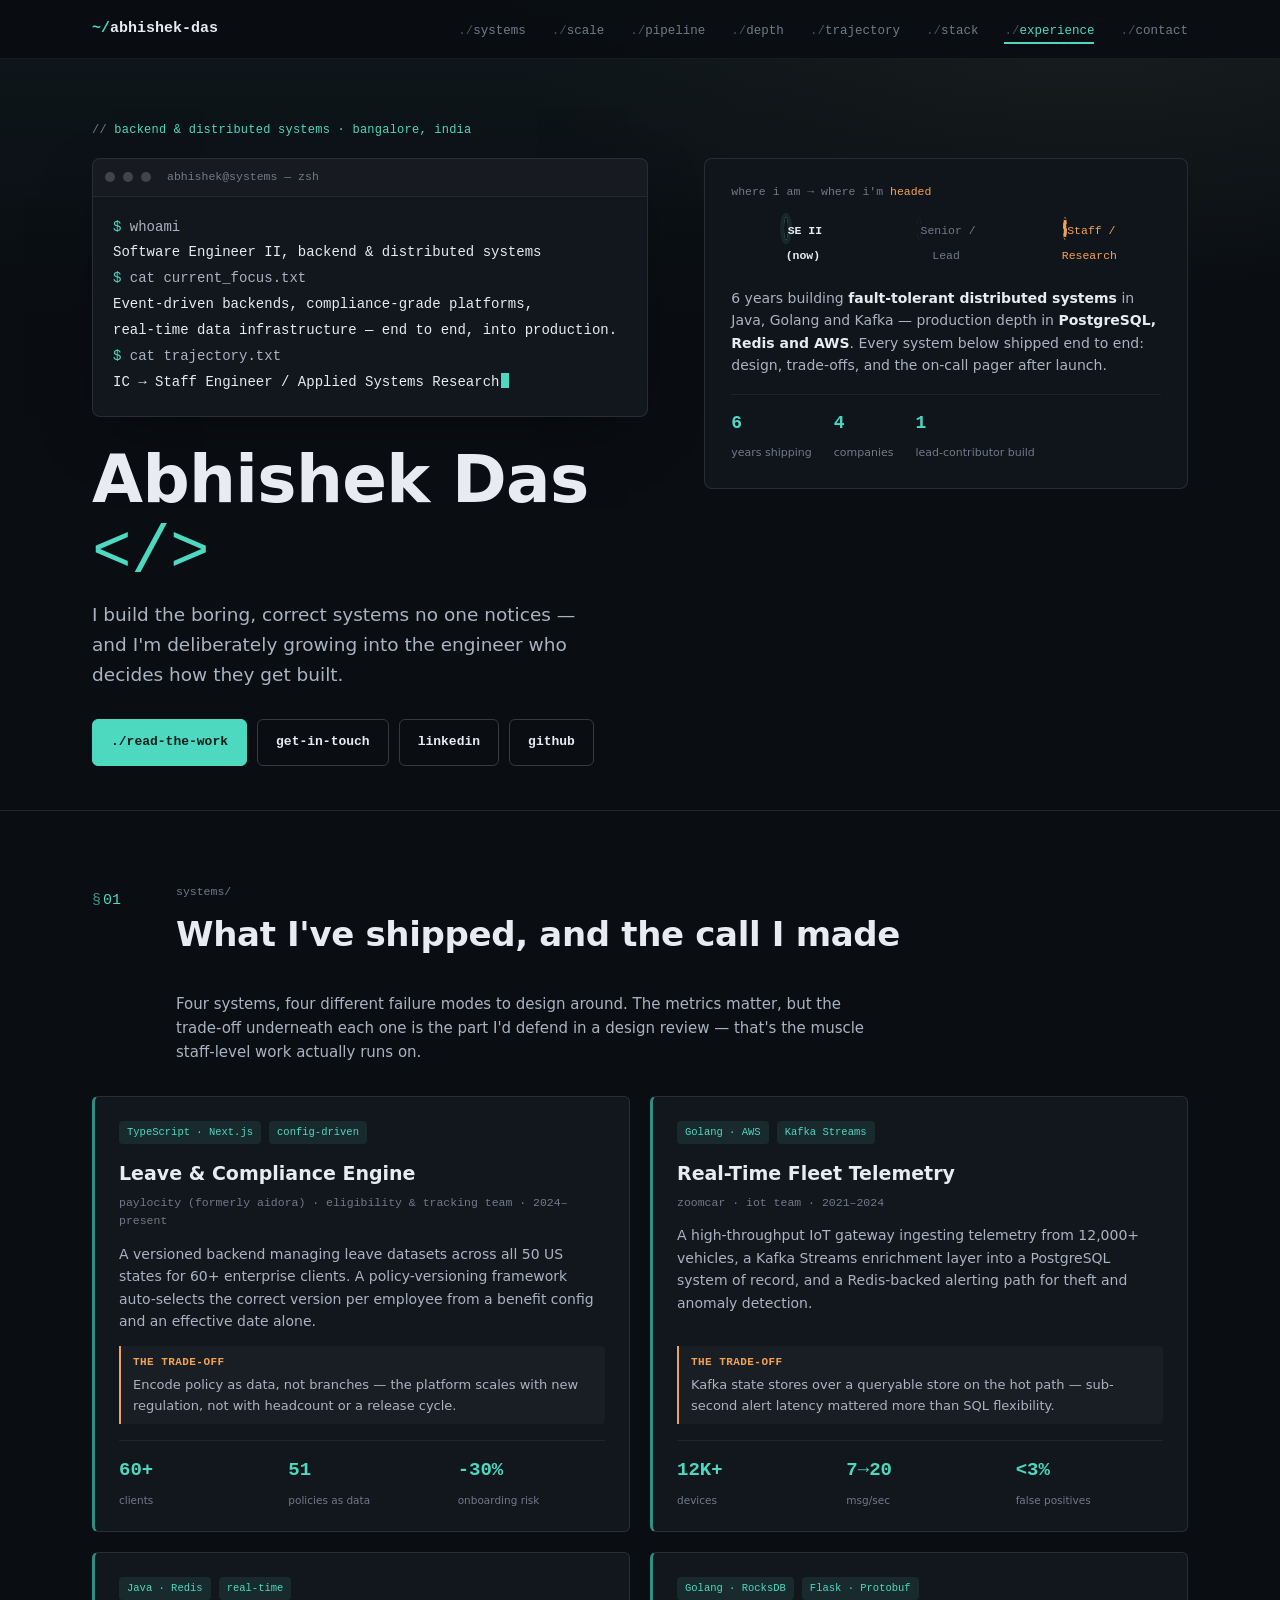
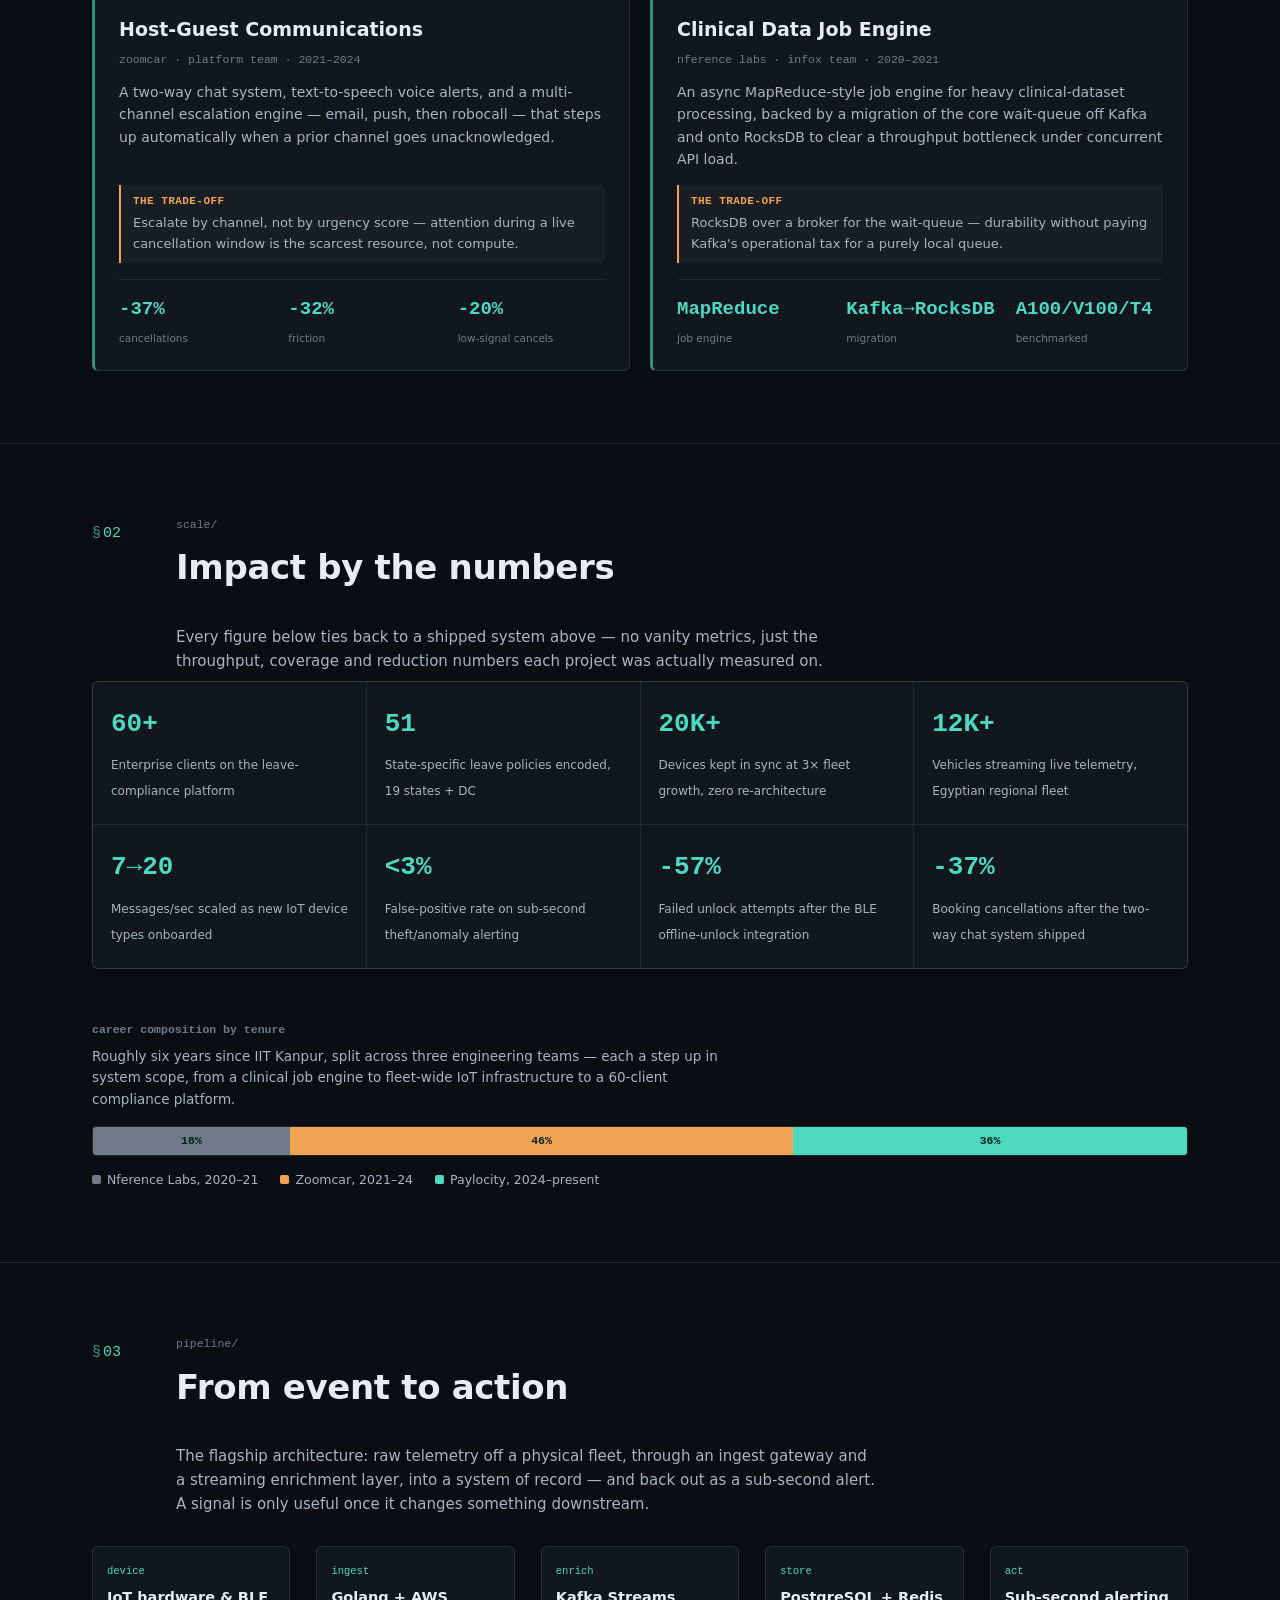
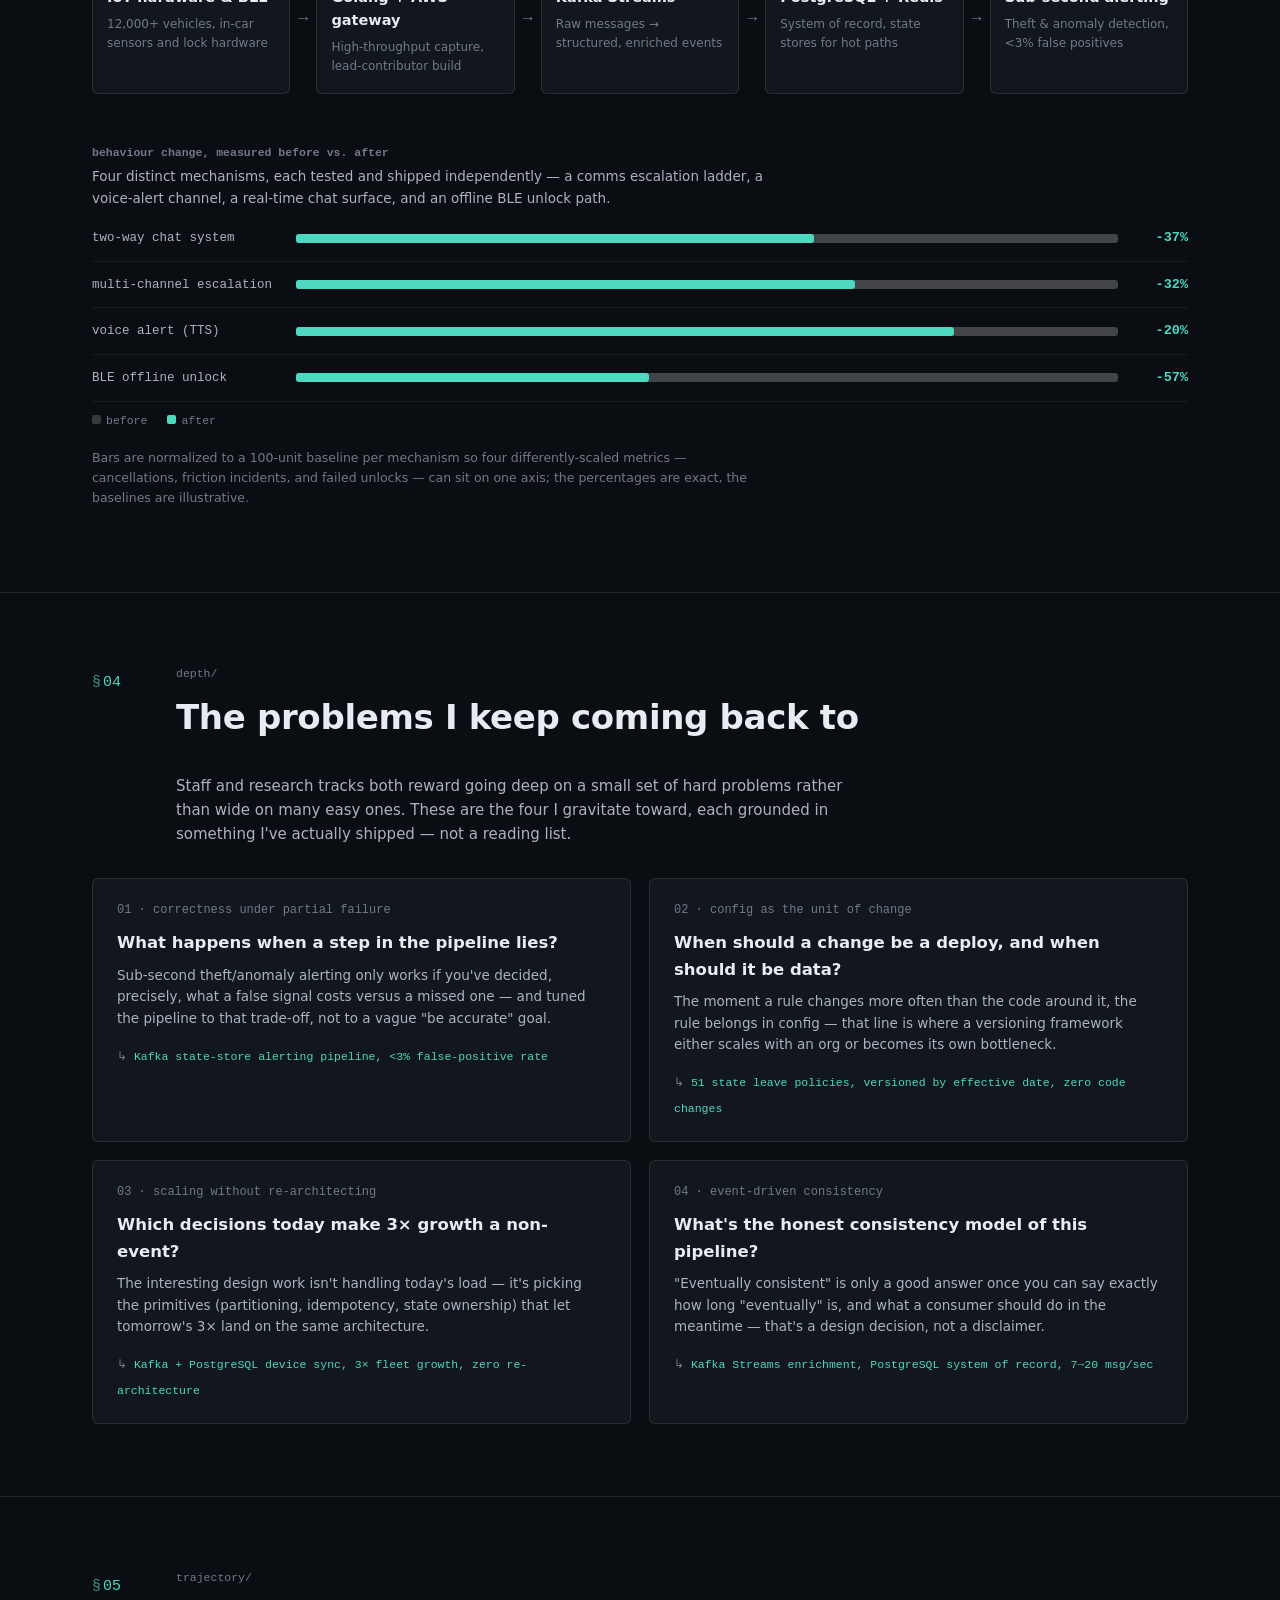
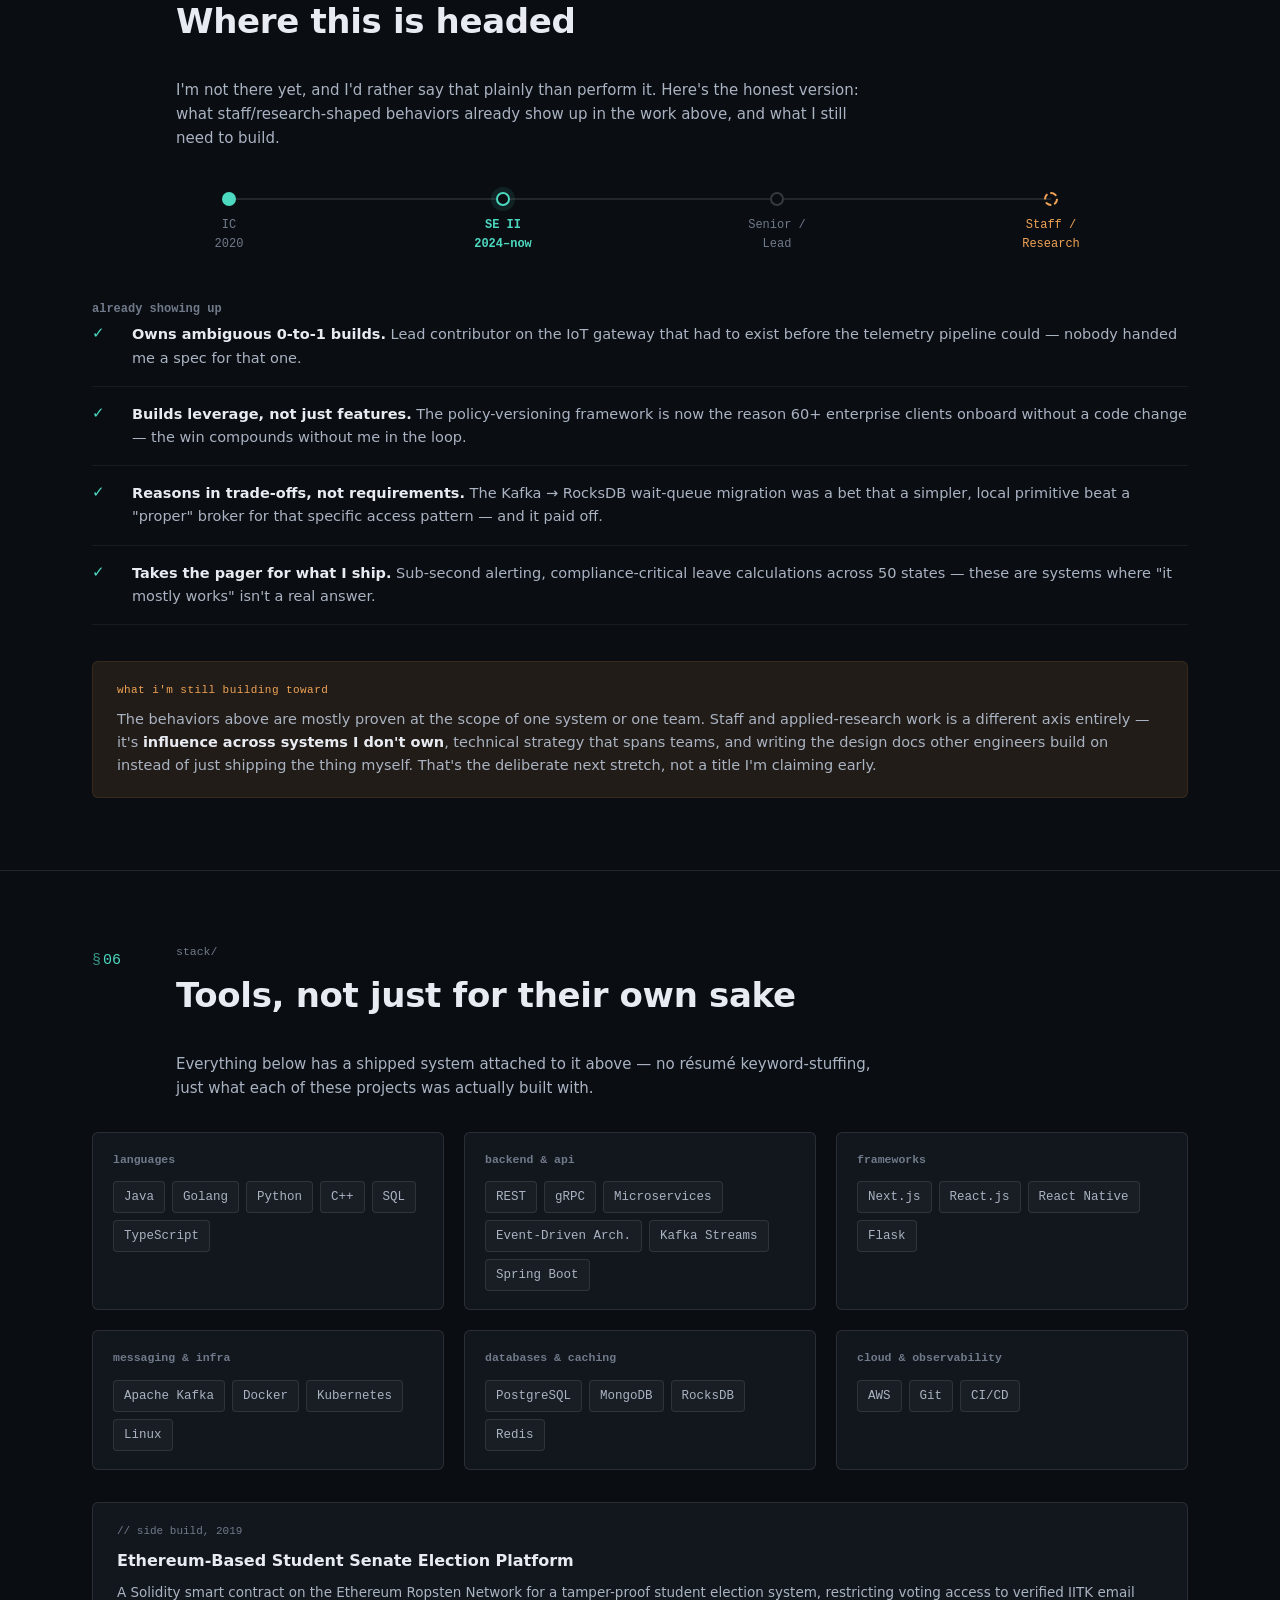
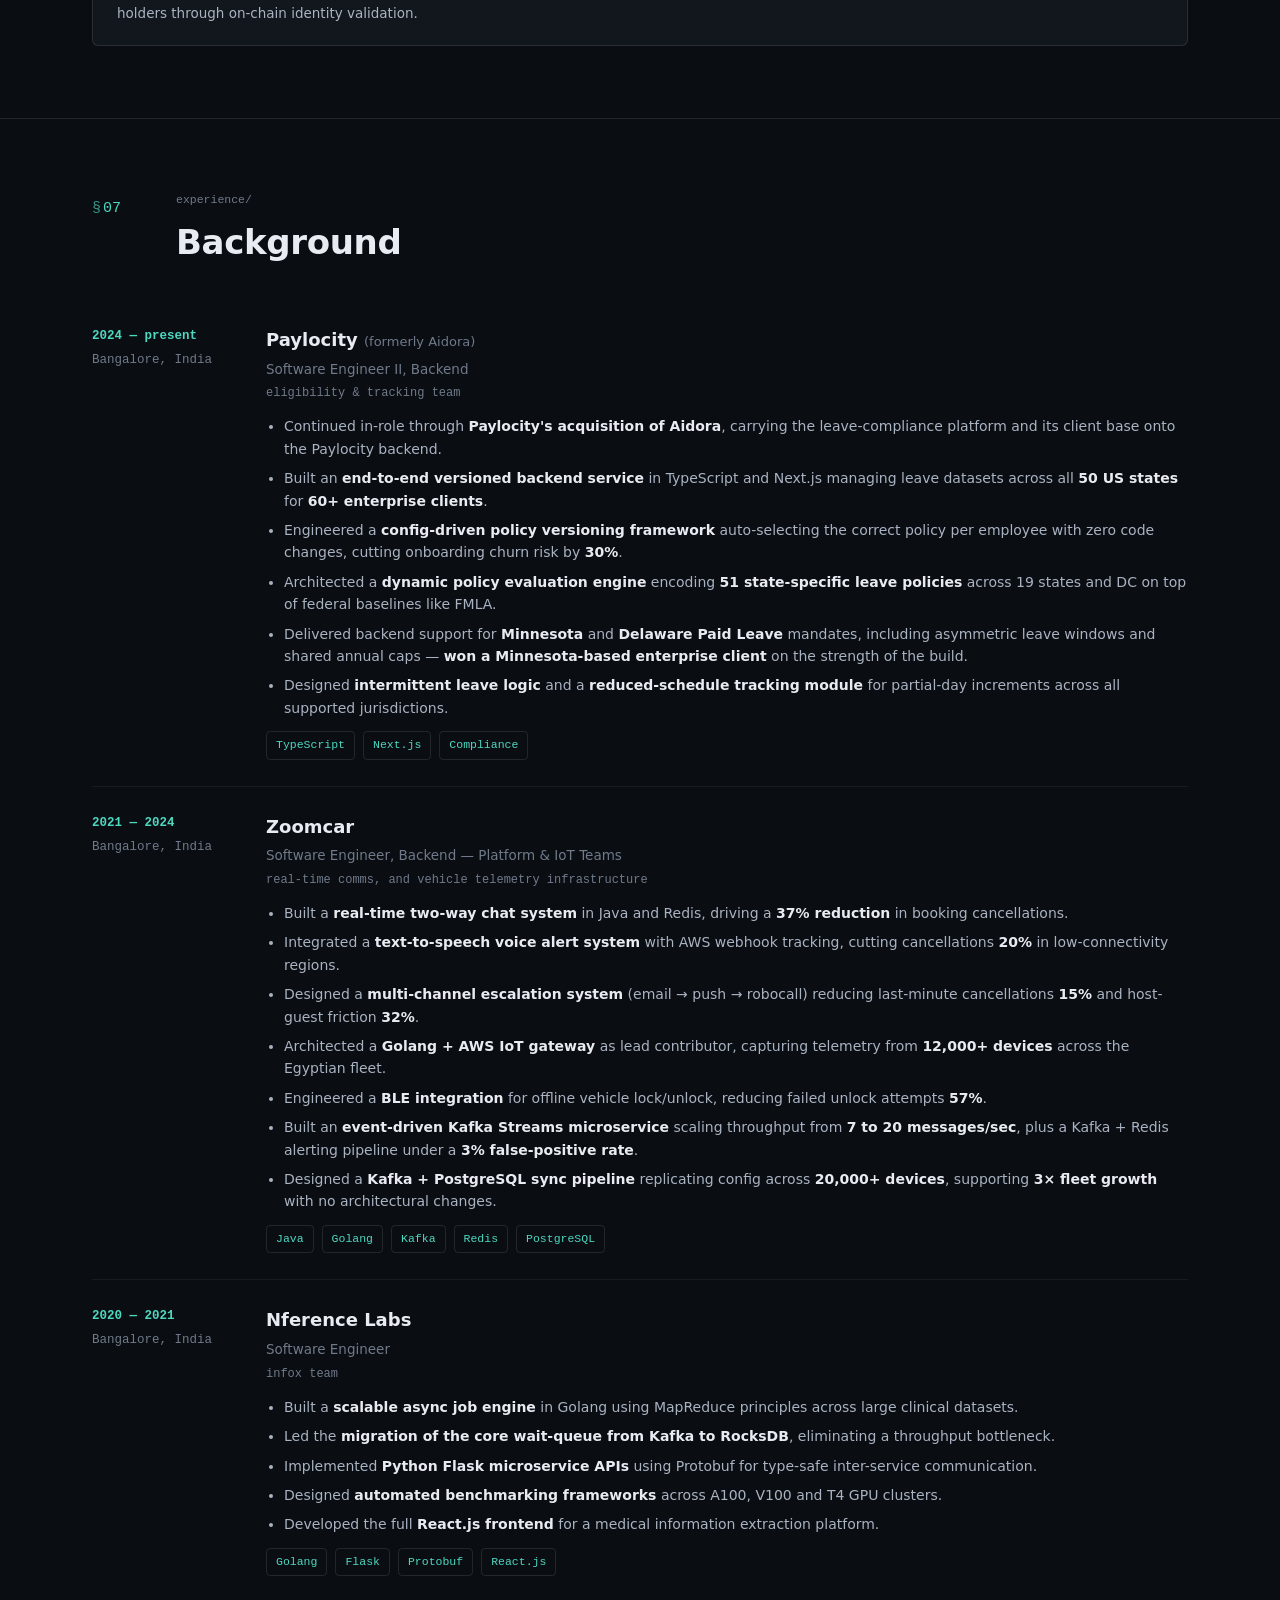
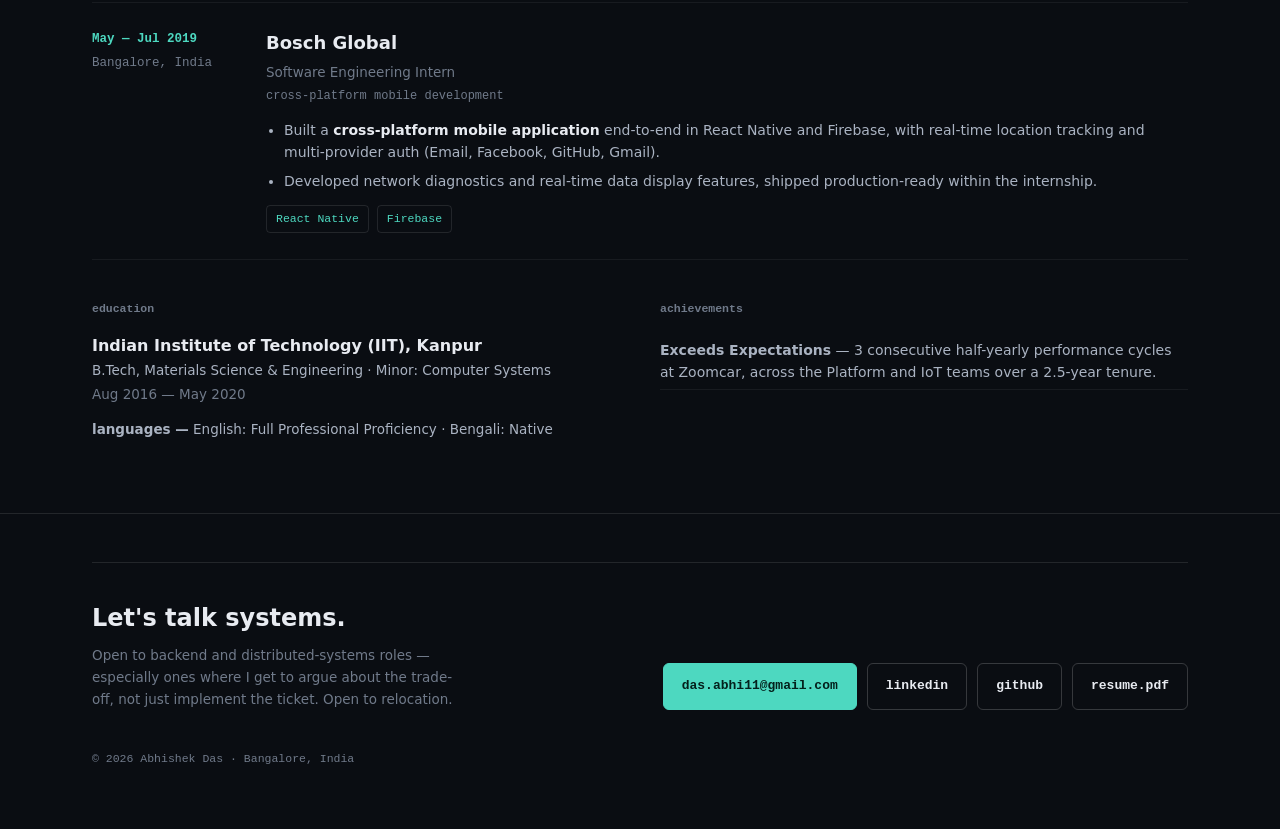
<file: index.html>
<!doctype html>
<html lang="en">
<head>
<meta charset="UTF-8">
<meta name="viewport" content="width=device-width, initial-scale=1.0">
<title>Abhishek Das — Backend Engineer, headed for Staff / Applied Systems Research</title>
<meta name="description" content="Abhishek Das — backend & distributed systems engineer building event-driven, compliance-grade platforms at scale, growing toward staff-level systems ownership.">
<link rel="icon" href="data:image/svg+xml,<svg xmlns=%22http://www.w3.org/2000/svg%22 viewBox=%220 0 100 100%22><rect width=%22100%22 height=%22100%22 fill=%22%230a0d12%22/><text x=%2250%25%22 y=%2260%25%22 font-size=%2260%22 text-anchor=%22middle%22 fill=%22%234dd8c0%22 font-family=%22monospace%22>&gt;_</text></svg>">
<link rel="stylesheet" href="styles.css">
</head>
<body>

<header class="site-nav">
  <div class="nav-row">
    <div class="nav-name"><span class="p">~/</span>abhishek-das</div>
    <ul class="nav-links" id="navLinks">
      <li><a href="#systems">systems</a></li>
      <li><a href="#scale">scale</a></li>
      <li><a href="#pipeline">pipeline</a></li>
      <li><a href="#depth">depth</a></li>
      <li><a href="#trajectory">trajectory</a></li>
      <li><a href="#stack">stack</a></li>
      <li><a href="#experience">experience</a></li>
      <li><a href="#contact">contact</a></li>
    </ul>
    <button class="nav-toggle" id="navToggle" aria-label="Toggle navigation">menu</button>
  </div>
</header>

<main>

  <!-- HERO -->
  <section class="hero">
    <div class="wrap">
      <span class="eyebrow">backend & distributed systems · bangalore, india</span>
      <div class="hero-grid">
        <div>
          <div class="term">
            <div class="term-bar">
              <span class="term-dot"></span><span class="term-dot"></span><span class="term-dot"></span>
              <span class="term-title">abhishek@systems — zsh</span>
            </div>
            <div class="term-body">
              <div class="ln"><span class="prompt">$</span> whoami</div>
              <div class="ln out">Software Engineer II, backend & distributed systems</div>
              <div class="ln"><span class="prompt">$</span> cat current_focus.txt</div>
              <div class="ln out">Event-driven backends, compliance-grade platforms,<br>real-time data infrastructure — end to end, into production.</div>
              <div class="ln"><span class="prompt">$</span> cat trajectory.txt</div>
              <div class="ln out">IC → Staff Engineer / Applied Systems Research<span class="cursor"></span></div>
            </div>
          </div>
          <h1 class="hero-name">Abhishek Das <span class="br">&lt;/&gt;</span></h1>
          <p class="hero-sub">I build the boring, correct systems no one notices — and I'm deliberately growing into the engineer who decides how they get built.</p>
          <div class="hero-cta">
            <a class="btn primary" href="#systems">./read-the-work</a>
            <a class="btn" href="#contact">get-in-touch</a>
            <a class="btn" href="https://www.linkedin.com/in/abhishek-das-10a36916a/" target="_blank" rel="noopener">linkedin</a>
            <a class="btn" href="https://github.com/abhishekdas854" target="_blank" rel="noopener">github</a>
          </div>
        </div>
        <div class="hero-panel">
          <div class="hp-label">where i am → where i'm <span class="amber">headed</span></div>
          <div class="path-stepper">
            <div class="path-node now"><span class="path-line"></span><span class="dot"></span><span class="lbl">SE II<br>(now)</span></div>
            <div class="path-node"><span class="path-line"></span><span class="dot"></span><span class="lbl">Senior /<br>Lead</span></div>
            <div class="path-node target"><span class="path-line"></span><span class="dot"></span><span class="lbl">Staff /<br>Research</span></div>
          </div>
          <p class="desc">6 years building <strong>fault-tolerant distributed systems</strong> in Java, Golang and Kafka — production depth in <strong>PostgreSQL, Redis and AWS</strong>. Every system below shipped end to end: design, trade-offs, and the on-call pager after launch.</p>
          <div class="hp-facts">
            <div class="f"><b>6</b><span>years shipping</span></div>
            <div class="f"><b>4</b><span>companies</span></div>
            <div class="f"><b>1</b><span>lead-contributor build</span></div>
          </div>
        </div>
      </div>
    </div>
  </section>

  <!-- 01 SYSTEMS -->
  <section class="block" id="systems">
    <div class="wrap">
      <div class="sec-head reveal">
        <div class="sec-num">01</div>
        <div>
          <div class="sec-label">systems/</div>
          <h2 class="sec-title">What I've shipped, and the call I made</h2>
        </div>
      </div>
      <p class="sec-intro reveal">Four systems, four different failure modes to design around. The metrics matter, but the trade-off underneath each one is the part I'd defend in a design review — that's the muscle staff-level work actually runs on.</p>

      <div class="card-grid" style="margin-top:32px;">
        <div class="card reveal">
          <div class="tag-row"><span class="tag">TypeScript · Next.js</span><span class="tag">config-driven</span></div>
          <h3>Leave &amp; Compliance Engine</h3>
          <div class="co">paylocity (formerly aidora) · eligibility & tracking team · 2024–present</div>
          <p class="desc">A versioned backend managing leave datasets across all 50 US states for 60+ enterprise clients. A policy-versioning framework auto-selects the correct version per employee from a benefit config and an effective date alone.</p>
          <div class="tradeoff"><b>the trade-off</b>Encode policy as data, not branches — the platform scales with new regulation, not with headcount or a release cycle.</div>
          <div class="stat-row">
            <div class="stat"><b>60+</b><span>clients</span></div>
            <div class="stat"><b>51</b><span>policies as data</span></div>
            <div class="stat"><b>-30%</b><span>onboarding risk</span></div>
          </div>
        </div>

        <div class="card reveal">
          <div class="tag-row"><span class="tag">Golang · AWS</span><span class="tag">Kafka Streams</span></div>
          <h3>Real-Time Fleet Telemetry</h3>
          <div class="co">zoomcar · iot team · 2021–2024</div>
          <p class="desc">A high-throughput IoT gateway ingesting telemetry from 12,000+ vehicles, a Kafka Streams enrichment layer into a PostgreSQL system of record, and a Redis-backed alerting path for theft and anomaly detection.</p>
          <div class="tradeoff"><b>the trade-off</b>Kafka state stores over a queryable store on the hot path — sub-second alert latency mattered more than SQL flexibility.</div>
          <div class="stat-row">
            <div class="stat"><b>12K+</b><span>devices</span></div>
            <div class="stat"><b>7→20</b><span>msg/sec</span></div>
            <div class="stat"><b>&lt;3%</b><span>false positives</span></div>
          </div>
        </div>

        <div class="card reveal">
          <div class="tag-row"><span class="tag">Java · Redis</span><span class="tag">real-time</span></div>
          <h3>Host-Guest Communications</h3>
          <div class="co">zoomcar · platform team · 2021–2024</div>
          <p class="desc">A two-way chat system, text-to-speech voice alerts, and a multi-channel escalation engine — email, push, then robocall — that steps up automatically when a prior channel goes unacknowledged.</p>
          <div class="tradeoff"><b>the trade-off</b>Escalate by channel, not by urgency score — attention during a live cancellation window is the scarcest resource, not compute.</div>
          <div class="stat-row">
            <div class="stat"><b>-37%</b><span>cancellations</span></div>
            <div class="stat"><b>-32%</b><span>friction</span></div>
            <div class="stat"><b>-20%</b><span>low-signal cancels</span></div>
          </div>
        </div>

        <div class="card reveal">
          <div class="tag-row"><span class="tag">Golang · RocksDB</span><span class="tag">Flask · Protobuf</span></div>
          <h3>Clinical Data Job Engine</h3>
          <div class="co">nference labs · infox team · 2020–2021</div>
          <p class="desc">An async MapReduce-style job engine for heavy clinical-dataset processing, backed by a migration of the core wait-queue off Kafka and onto RocksDB to clear a throughput bottleneck under concurrent API load.</p>
          <div class="tradeoff"><b>the trade-off</b>RocksDB over a broker for the wait-queue — durability without paying Kafka's operational tax for a purely local queue.</div>
          <div class="stat-row">
            <div class="stat"><b>MapReduce</b><span>job engine</span></div>
            <div class="stat"><b>Kafka→RocksDB</b><span>migration</span></div>
            <div class="stat"><b>A100/V100/T4</b><span>benchmarked</span></div>
          </div>
        </div>
      </div>
    </div>
  </section>

  <!-- 02 SCALE -->
  <section class="block" id="scale">
    <div class="wrap">
      <div class="sec-head reveal">
        <div class="sec-num">02</div>
        <div>
          <div class="sec-label">scale/</div>
          <h2 class="sec-title">Impact by the numbers</h2>
        </div>
      </div>
      <p class="sec-intro reveal">Every figure below ties back to a shipped system above — no vanity metrics, just the throughput, coverage and reduction numbers each project was actually measured on.</p>

      <div class="stat-grid reveal">
        <div class="stat-tile"><b>60+</b><span>Enterprise clients on the leave-compliance platform</span></div>
        <div class="stat-tile"><b>51</b><span>State-specific leave policies encoded, 19 states + DC</span></div>
        <div class="stat-tile"><b>20K+</b><span>Devices kept in sync at 3× fleet growth, zero re-architecture</span></div>
        <div class="stat-tile"><b>12K+</b><span>Vehicles streaming live telemetry, Egyptian regional fleet</span></div>
        <div class="stat-tile"><b>7→20</b><span>Messages/sec scaled as new IoT device types onboarded</span></div>
        <div class="stat-tile"><b>&lt;3%</b><span>False-positive rate on sub-second theft/anomaly alerting</span></div>
        <div class="stat-tile"><b>-57%</b><span>Failed unlock attempts after the BLE offline-unlock integration</span></div>
        <div class="stat-tile"><b>-37%</b><span>Booking cancellations after the two-way chat system shipped</span></div>
      </div>

      <div style="margin-top:52px;">
        <h4 style="font-family:var(--mono);font-size:11.5px;color:var(--ink-mute);margin-bottom:6px;">career composition by tenure</h4>
        <p style="font-size:13.5px;color:var(--ink-soft);margin:0 0 16px;max-width:640px;">Roughly six years since IIT Kanpur, split across three engineering teams — each a step up in system scope, from a clinical job engine to fleet-wide IoT infrastructure to a 60-client compliance platform.</p>
        <div class="comp-chart reveal">
          <div class="comp-bar">
            <div class="comp-seg" data-w="18%" style="background:var(--ink-mute);">18%</div>
            <div class="comp-seg" data-w="46%" style="background:var(--amber);">46%</div>
            <div class="comp-seg" data-w="36%" style="background:var(--accent);">36%</div>
          </div>
          <div class="comp-legend">
            <span><i class="dot" style="background:var(--ink-mute);"></i>Nference Labs, 2020–21</span>
            <span><i class="dot" style="background:var(--amber);"></i>Zoomcar, 2021–24</span>
            <span><i class="dot" style="background:var(--accent);"></i>Paylocity, 2024–present</span>
          </div>
        </div>
      </div>
    </div>
  </section>

  <!-- 03 PIPELINE -->
  <section class="block" id="pipeline">
    <div class="wrap">
      <div class="sec-head reveal">
        <div class="sec-num">03</div>
        <div>
          <div class="sec-label">pipeline/</div>
          <h2 class="sec-title">From event to action</h2>
        </div>
      </div>
      <p class="sec-intro reveal">The flagship architecture: raw telemetry off a physical fleet, through an ingest gateway and a streaming enrichment layer, into a system of record — and back out as a sub-second alert. A signal is only useful once it changes something downstream.</p>

      <div class="pipeline-flow reveal">
        <div class="flow-step"><div class="fn">device</div><h4>IoT hardware &amp; BLE</h4><p>12,000+ vehicles, in-car sensors and lock hardware</p></div>
        <div class="flow-arrow">→</div>
        <div class="flow-step"><div class="fn">ingest</div><h4>Golang + AWS gateway</h4><p>High-throughput capture, lead-contributor build</p></div>
        <div class="flow-arrow">→</div>
        <div class="flow-step"><div class="fn">enrich</div><h4>Kafka Streams</h4><p>Raw messages → structured, enriched events</p></div>
        <div class="flow-arrow">→</div>
        <div class="flow-step"><div class="fn">store</div><h4>PostgreSQL + Redis</h4><p>System of record, state stores for hot paths</p></div>
        <div class="flow-arrow">→</div>
        <div class="flow-step"><div class="fn">act</div><h4>Sub-second alerting</h4><p>Theft &amp; anomaly detection, &lt;3% false positives</p></div>
      </div>

      <h4 style="font-family:var(--mono);font-size:11.5px;color:var(--ink-mute);margin:44px 0 4px;">behaviour change, measured before vs. after</h4>
      <p style="font-size:13.5px;color:var(--ink-soft);margin:0 0 4px;max-width:680px;">Four distinct mechanisms, each tested and shipped independently — a comms escalation ladder, a voice-alert channel, a real-time chat surface, and an offline BLE unlock path.</p>

      <div class="compare-rows reveal">
        <div class="compare-row">
          <span class="label">two-way chat system</span>
          <div class="compare-track"><div class="before" style="width:100%;"></div><div class="after" data-w="63%"></div></div>
          <span class="delta">-37%</span>
        </div>
        <div class="compare-row">
          <span class="label">multi-channel escalation</span>
          <div class="compare-track"><div class="before" style="width:100%;"></div><div class="after" data-w="68%"></div></div>
          <span class="delta">-32%</span>
        </div>
        <div class="compare-row">
          <span class="label">voice alert (TTS)</span>
          <div class="compare-track"><div class="before" style="width:100%;"></div><div class="after" data-w="80%"></div></div>
          <span class="delta">-20%</span>
        </div>
        <div class="compare-row">
          <span class="label">BLE offline unlock</span>
          <div class="compare-track"><div class="before" style="width:100%;"></div><div class="after" data-w="43%"></div></div>
          <span class="delta">-57%</span>
        </div>
      </div>
      <div class="compare-key">
        <span><i class="dot" style="background:var(--line-strong);"></i>before</span>
        <span><i class="dot" style="background:var(--accent);"></i>after</span>
      </div>
      <p style="font-size:12.5px;color:var(--ink-mute);margin-top:18px;max-width:680px;">Bars are normalized to a 100-unit baseline per mechanism so four differently-scaled metrics — cancellations, friction incidents, and failed unlocks — can sit on one axis; the percentages are exact, the baselines are illustrative.</p>
    </div>
  </section>

  <!-- 04 DEPTH -->
  <section class="block" id="depth">
    <div class="wrap">
      <div class="sec-head reveal">
        <div class="sec-num">04</div>
        <div>
          <div class="sec-label">depth/</div>
          <h2 class="sec-title">The problems I keep coming back to</h2>
        </div>
      </div>
      <p class="sec-intro reveal">Staff and research tracks both reward going deep on a small set of hard problems rather than wide on many easy ones. These are the four I gravitate toward, each grounded in something I've actually shipped — not a reading list.</p>

      <div class="depth-grid" style="margin-top:32px;">
        <div class="depth-card reveal">
          <div class="dn">01 · correctness under partial failure</div>
          <h4>What happens when a step in the pipeline lies?</h4>
          <p>Sub-second theft/anomaly alerting only works if you've decided, precisely, what a false signal costs versus a missed one — and tuned the pipeline to that trade-off, not to a vague "be accurate" goal.</p>
          <span class="grounded">Kafka state-store alerting pipeline, &lt;3% false-positive rate</span>
        </div>
        <div class="depth-card reveal">
          <div class="dn">02 · config as the unit of change</div>
          <h4>When should a change be a deploy, and when should it be data?</h4>
          <p>The moment a rule changes more often than the code around it, the rule belongs in config — that line is where a versioning framework either scales with an org or becomes its own bottleneck.</p>
          <span class="grounded">51 state leave policies, versioned by effective date, zero code changes</span>
        </div>
        <div class="depth-card reveal">
          <div class="dn">03 · scaling without re-architecting</div>
          <h4>Which decisions today make 3× growth a non-event?</h4>
          <p>The interesting design work isn't handling today's load — it's picking the primitives (partitioning, idempotency, state ownership) that let tomorrow's 3× land on the same architecture.</p>
          <span class="grounded">Kafka + PostgreSQL device sync, 3× fleet growth, zero re-architecture</span>
        </div>
        <div class="depth-card reveal">
          <div class="dn">04 · event-driven consistency</div>
          <h4>What's the honest consistency model of this pipeline?</h4>
          <p>"Eventually consistent" is only a good answer once you can say exactly how long "eventually" is, and what a consumer should do in the meantime — that's a design decision, not a disclaimer.</p>
          <span class="grounded">Kafka Streams enrichment, PostgreSQL system of record, 7→20 msg/sec</span>
        </div>
      </div>
    </div>
  </section>

  <!-- 05 TRAJECTORY -->
  <section class="block" id="trajectory">
    <div class="wrap">
      <div class="sec-head reveal">
        <div class="sec-num">05</div>
        <div>
          <div class="sec-label">trajectory/</div>
          <h2 class="sec-title">Where this is headed</h2>
        </div>
      </div>
      <p class="sec-intro reveal">I'm not there yet, and I'd rather say that plainly than perform it. Here's the honest version: what staff/research-shaped behaviors already show up in the work above, and what I still need to build.</p>

      <div class="traj-path reveal" style="margin-top:40px;">
        <div class="traj-node done"><span class="tp-line"></span><span class="tp-dot"></span><div class="tp-label">IC<br>2020</div></div>
        <div class="traj-node now"><span class="tp-line"></span><span class="tp-dot"></span><div class="tp-label">SE II<br>2024–now</div></div>
        <div class="traj-node"><span class="tp-line"></span><span class="tp-dot"></span><div class="tp-label">Senior /<br>Lead</div></div>
        <div class="traj-node target"><span class="tp-line"></span><span class="tp-dot"></span><div class="tp-label">Staff /<br>Research</div></div>
      </div>

      <h4 style="font-family:var(--mono);font-size:12px;color:var(--ink-mute);margin-bottom:4px;">already showing up</h4>
      <ul class="behavior-list">
        <li><span class="chk">✓</span><span><strong>Owns ambiguous 0-to-1 builds.</strong> Lead contributor on the IoT gateway that had to exist before the telemetry pipeline could — nobody handed me a spec for that one.</span></li>
        <li><span class="chk">✓</span><span><strong>Builds leverage, not just features.</strong> The policy-versioning framework is now the reason 60+ enterprise clients onboard without a code change — the win compounds without me in the loop.</span></li>
        <li><span class="chk">✓</span><span><strong>Reasons in trade-offs, not requirements.</strong> The Kafka → RocksDB wait-queue migration was a bet that a simpler, local primitive beat a "proper" broker for that specific access pattern — and it paid off.</span></li>
        <li><span class="chk">✓</span><span><strong>Takes the pager for what I ship.</strong> Sub-second alerting, compliance-critical leave calculations across 50 states — these are systems where "it mostly works" isn't a real answer.</span></li>
      </ul>

      <div class="next-note reveal">
        <div class="nn-label">what i'm still building toward</div>
        <p>The behaviors above are mostly proven at the scope of one system or one team. Staff and applied-research work is a different axis entirely — it's <strong>influence across systems I don't own</strong>, technical strategy that spans teams, and writing the design docs other engineers build on instead of just shipping the thing myself. That's the deliberate next stretch, not a title I'm claiming early.</p>
      </div>
    </div>
  </section>

  <!-- 06 STACK -->
  <section class="block" id="stack">
    <div class="wrap">
      <div class="sec-head reveal">
        <div class="sec-num">06</div>
        <div>
          <div class="sec-label">stack/</div>
          <h2 class="sec-title">Tools, not just for their own sake</h2>
        </div>
      </div>
      <p class="sec-intro reveal">Everything below has a shipped system attached to it above — no résumé keyword-stuffing, just what each of these projects was actually built with.</p>

      <div class="stack-grid" style="margin-top:32px;">
        <div class="stack-cat reveal">
          <h4>languages</h4>
          <div class="chips"><span class="chip">Java</span><span class="chip">Golang</span><span class="chip">Python</span><span class="chip">C++</span><span class="chip">SQL</span><span class="chip">TypeScript</span></div>
        </div>
        <div class="stack-cat reveal">
          <h4>backend & api</h4>
          <div class="chips"><span class="chip">REST</span><span class="chip">gRPC</span><span class="chip">Microservices</span><span class="chip">Event-Driven Arch.</span><span class="chip">Kafka Streams</span><span class="chip">Spring Boot</span></div>
        </div>
        <div class="stack-cat reveal">
          <h4>frameworks</h4>
          <div class="chips"><span class="chip">Next.js</span><span class="chip">React.js</span><span class="chip">React Native</span><span class="chip">Flask</span></div>
        </div>
        <div class="stack-cat reveal">
          <h4>messaging & infra</h4>
          <div class="chips"><span class="chip">Apache Kafka</span><span class="chip">Docker</span><span class="chip">Kubernetes</span><span class="chip">Linux</span></div>
        </div>
        <div class="stack-cat reveal">
          <h4>databases & caching</h4>
          <div class="chips"><span class="chip">PostgreSQL</span><span class="chip">MongoDB</span><span class="chip">RocksDB</span><span class="chip">Redis</span></div>
        </div>
        <div class="stack-cat reveal">
          <h4>cloud & observability</h4>
          <div class="chips"><span class="chip">AWS</span><span class="chip">Git</span><span class="chip">CI/CD</span></div>
        </div>
      </div>

      <div class="side-note reveal">
        <div class="sn-label">// side build, 2019</div>
        <h4>Ethereum-Based Student Senate Election Platform</h4>
        <p>A Solidity smart contract on the Ethereum Ropsten Network for a tamper-proof student election system, restricting voting access to verified IITK email holders through on-chain identity validation.</p>
      </div>
    </div>
  </section>

  <!-- 07 EXPERIENCE -->
  <section class="block" id="experience">
    <div class="wrap">
      <div class="sec-head reveal">
        <div class="sec-num">07</div>
        <div>
          <div class="sec-label">experience/</div>
          <h2 class="sec-title">Background</h2>
        </div>
      </div>

      <div class="exp-item reveal">
        <div class="exp-when"><span class="range">2024 — present</span>Bangalore, India</div>
        <div class="exp-role">
          <h3>Paylocity <span style="font-size:13px;color:var(--ink-mute);font-weight:400;">(formerly Aidora)</span></h3>
          <div class="co-line">Software Engineer II, Backend</div>
          <div class="team-line">eligibility & tracking team</div>
          <ul>
            <li>Continued in-role through <strong>Paylocity's acquisition of Aidora</strong>, carrying the leave-compliance platform and its client base onto the Paylocity backend.</li>
            <li>Built an <strong>end-to-end versioned backend service</strong> in TypeScript and Next.js managing leave datasets across all <strong>50 US states</strong> for <strong>60+ enterprise clients</strong>.</li>
            <li>Engineered a <strong>config-driven policy versioning framework</strong> auto-selecting the correct policy per employee with zero code changes, cutting onboarding churn risk by <strong>30%</strong>.</li>
            <li>Architected a <strong>dynamic policy evaluation engine</strong> encoding <strong>51 state-specific leave policies</strong> across 19 states and DC on top of federal baselines like FMLA.</li>
            <li>Delivered backend support for <strong>Minnesota</strong> and <strong>Delaware Paid Leave</strong> mandates, including asymmetric leave windows and shared annual caps — <strong>won a Minnesota-based enterprise client</strong> on the strength of the build.</li>
            <li>Designed <strong>intermittent leave logic</strong> and a <strong>reduced-schedule tracking module</strong> for partial-day increments across all supported jurisdictions.</li>
          </ul>
          <div class="exp-pills"><span class="pill">TypeScript</span><span class="pill">Next.js</span><span class="pill">Compliance</span></div>
        </div>
      </div>

      <div class="exp-item reveal">
        <div class="exp-when"><span class="range">2021 — 2024</span>Bangalore, India</div>
        <div class="exp-role">
          <h3>Zoomcar</h3>
          <div class="co-line">Software Engineer, Backend — Platform &amp; IoT Teams</div>
          <div class="team-line">real-time comms, and vehicle telemetry infrastructure</div>
          <ul>
            <li>Built a <strong>real-time two-way chat system</strong> in Java and Redis, driving a <strong>37% reduction</strong> in booking cancellations.</li>
            <li>Integrated a <strong>text-to-speech voice alert system</strong> with AWS webhook tracking, cutting cancellations <strong>20%</strong> in low-connectivity regions.</li>
            <li>Designed a <strong>multi-channel escalation system</strong> (email → push → robocall) reducing last-minute cancellations <strong>15%</strong> and host-guest friction <strong>32%</strong>.</li>
            <li>Architected a <strong>Golang + AWS IoT gateway</strong> as lead contributor, capturing telemetry from <strong>12,000+ devices</strong> across the Egyptian fleet.</li>
            <li>Engineered a <strong>BLE integration</strong> for offline vehicle lock/unlock, reducing failed unlock attempts <strong>57%</strong>.</li>
            <li>Built an <strong>event-driven Kafka Streams microservice</strong> scaling throughput from <strong>7 to 20 messages/sec</strong>, plus a Kafka + Redis alerting pipeline under a <strong>3% false-positive rate</strong>.</li>
            <li>Designed a <strong>Kafka + PostgreSQL sync pipeline</strong> replicating config across <strong>20,000+ devices</strong>, supporting <strong>3× fleet growth</strong> with no architectural changes.</li>
          </ul>
          <div class="exp-pills"><span class="pill">Java</span><span class="pill">Golang</span><span class="pill">Kafka</span><span class="pill">Redis</span><span class="pill">PostgreSQL</span></div>
        </div>
      </div>

      <div class="exp-item reveal">
        <div class="exp-when"><span class="range">2020 — 2021</span>Bangalore, India</div>
        <div class="exp-role">
          <h3>Nference Labs</h3>
          <div class="co-line">Software Engineer</div>
          <div class="team-line">infox team</div>
          <ul>
            <li>Built a <strong>scalable async job engine</strong> in Golang using MapReduce principles across large clinical datasets.</li>
            <li>Led the <strong>migration of the core wait-queue from Kafka to RocksDB</strong>, eliminating a throughput bottleneck.</li>
            <li>Implemented <strong>Python Flask microservice APIs</strong> using Protobuf for type-safe inter-service communication.</li>
            <li>Designed <strong>automated benchmarking frameworks</strong> across A100, V100 and T4 GPU clusters.</li>
            <li>Developed the full <strong>React.js frontend</strong> for a medical information extraction platform.</li>
          </ul>
          <div class="exp-pills"><span class="pill">Golang</span><span class="pill">Flask</span><span class="pill">Protobuf</span><span class="pill">React.js</span></div>
        </div>
      </div>

      <div class="exp-item reveal">
        <div class="exp-when"><span class="range">May — Jul 2019</span>Bangalore, India</div>
        <div class="exp-role">
          <h3>Bosch Global</h3>
          <div class="co-line">Software Engineering Intern</div>
          <div class="team-line">cross-platform mobile development</div>
          <ul>
            <li>Built a <strong>cross-platform mobile application</strong> end-to-end in React Native and Firebase, with real-time location tracking and multi-provider auth (Email, Facebook, GitHub, Gmail).</li>
            <li>Developed network diagnostics and real-time data display features, shipped production-ready within the internship.</li>
          </ul>
          <div class="exp-pills"><span class="pill">React Native</span><span class="pill">Firebase</span></div>
        </div>
      </div>

      <div class="edu-cert-grid">
        <div class="edu-block reveal">
          <h4>education</h4>
          <b>Indian Institute of Technology (IIT), Kanpur</b>
          <div class="deg">B.Tech, Materials Science &amp; Engineering · Minor: Computer Systems</div>
          <div class="deg" style="margin-top:2px;color:var(--ink-mute);">Aug 2016 — May 2020</div>
          <div class="lang-row"><strong>languages —</strong> English: Full Professional Proficiency · Bengali: Native</div>
        </div>
        <div class="reveal">
          <h4>achievements</h4>
          <ul class="ach-list">
            <li><strong>Exceeds Expectations</strong> — 3 consecutive half-yearly performance cycles at Zoomcar, across the Platform and IoT teams over a 2.5-year tenure.</li>
          </ul>
        </div>
      </div>
    </div>
  </section>

</main>

<footer class="site-footer" id="contact">
  <div class="wrap">
    <hr class="rule" style="margin-bottom:36px;">
    <div class="foot-row">
      <div class="foot-left">
        <div class="fn-title">Let's talk systems.</div>
        <p>Open to backend and distributed-systems roles — especially ones where I get to argue about the trade-off, not just implement the ticket. Open to relocation.</p>
      </div>
      <div class="foot-links">
        <a class="btn primary" href="mailto:das.abhi11@gmail.com">das.abhi11@gmail.com</a>
        <a class="btn" href="https://www.linkedin.com/in/abhishek-das-10a36916a/" target="_blank" rel="noopener">linkedin</a>
        <a class="btn" href="https://github.com/abhishekdas854" target="_blank" rel="noopener">github</a>
        <a class="btn" href="resume.pdf" target="_blank" rel="noopener">resume.pdf</a>
      </div>
    </div>
    <div class="foot-copy">© 2026 Abhishek Das · Bangalore, India</div>
  </div>
</footer>

<script src="script.js"></script>
</body>
</html>
</file>
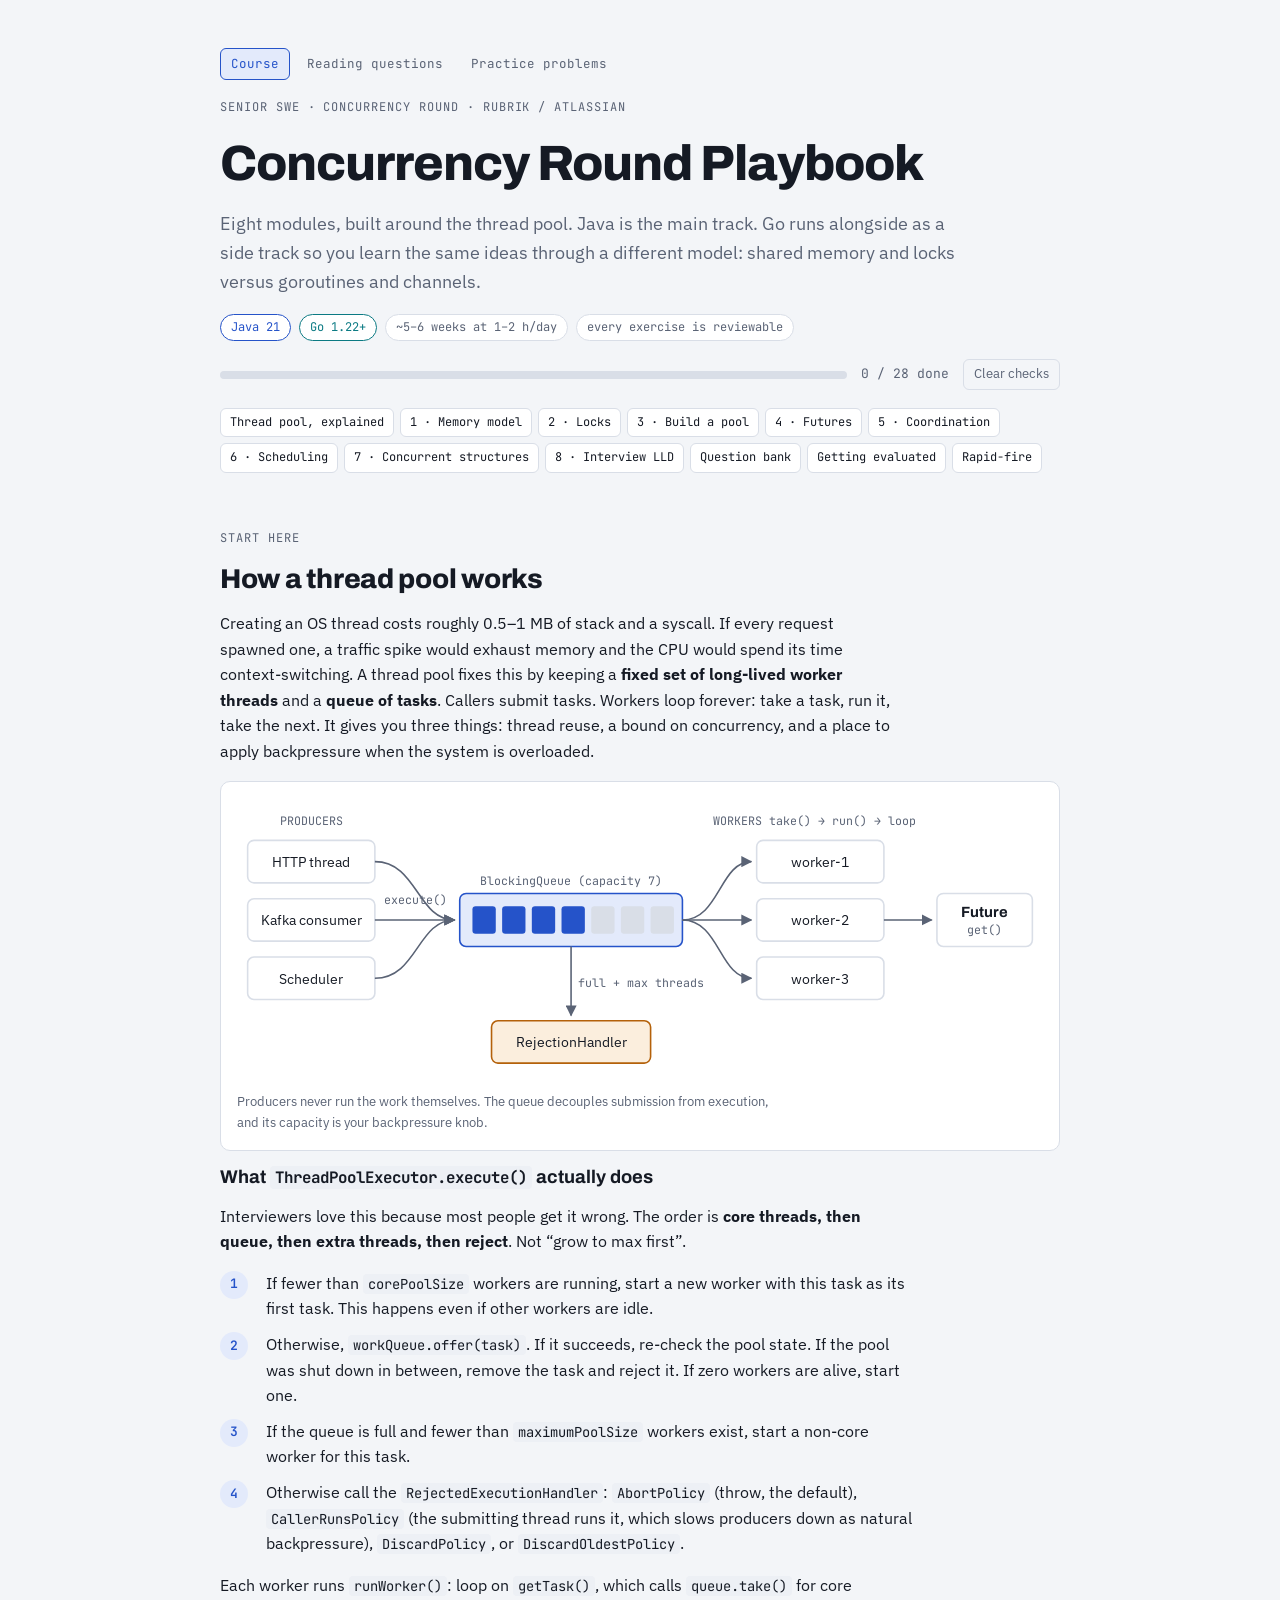
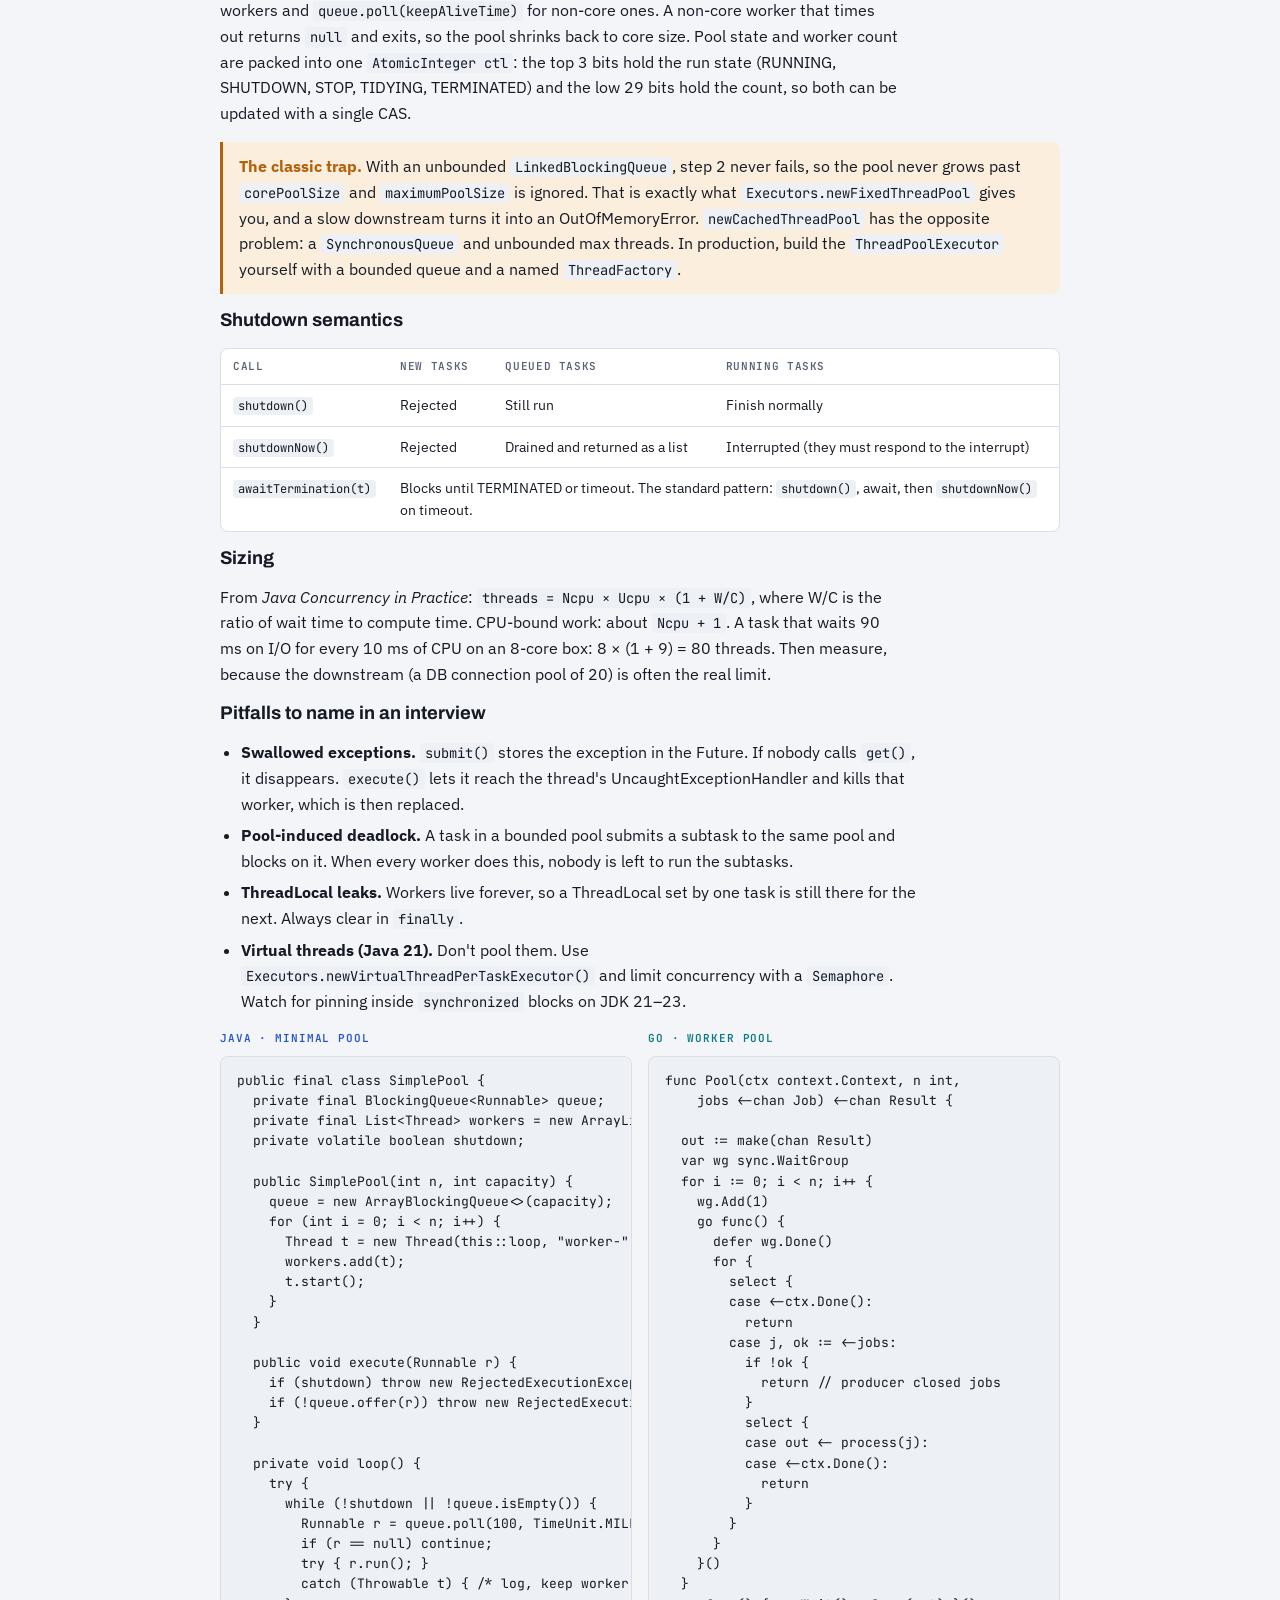
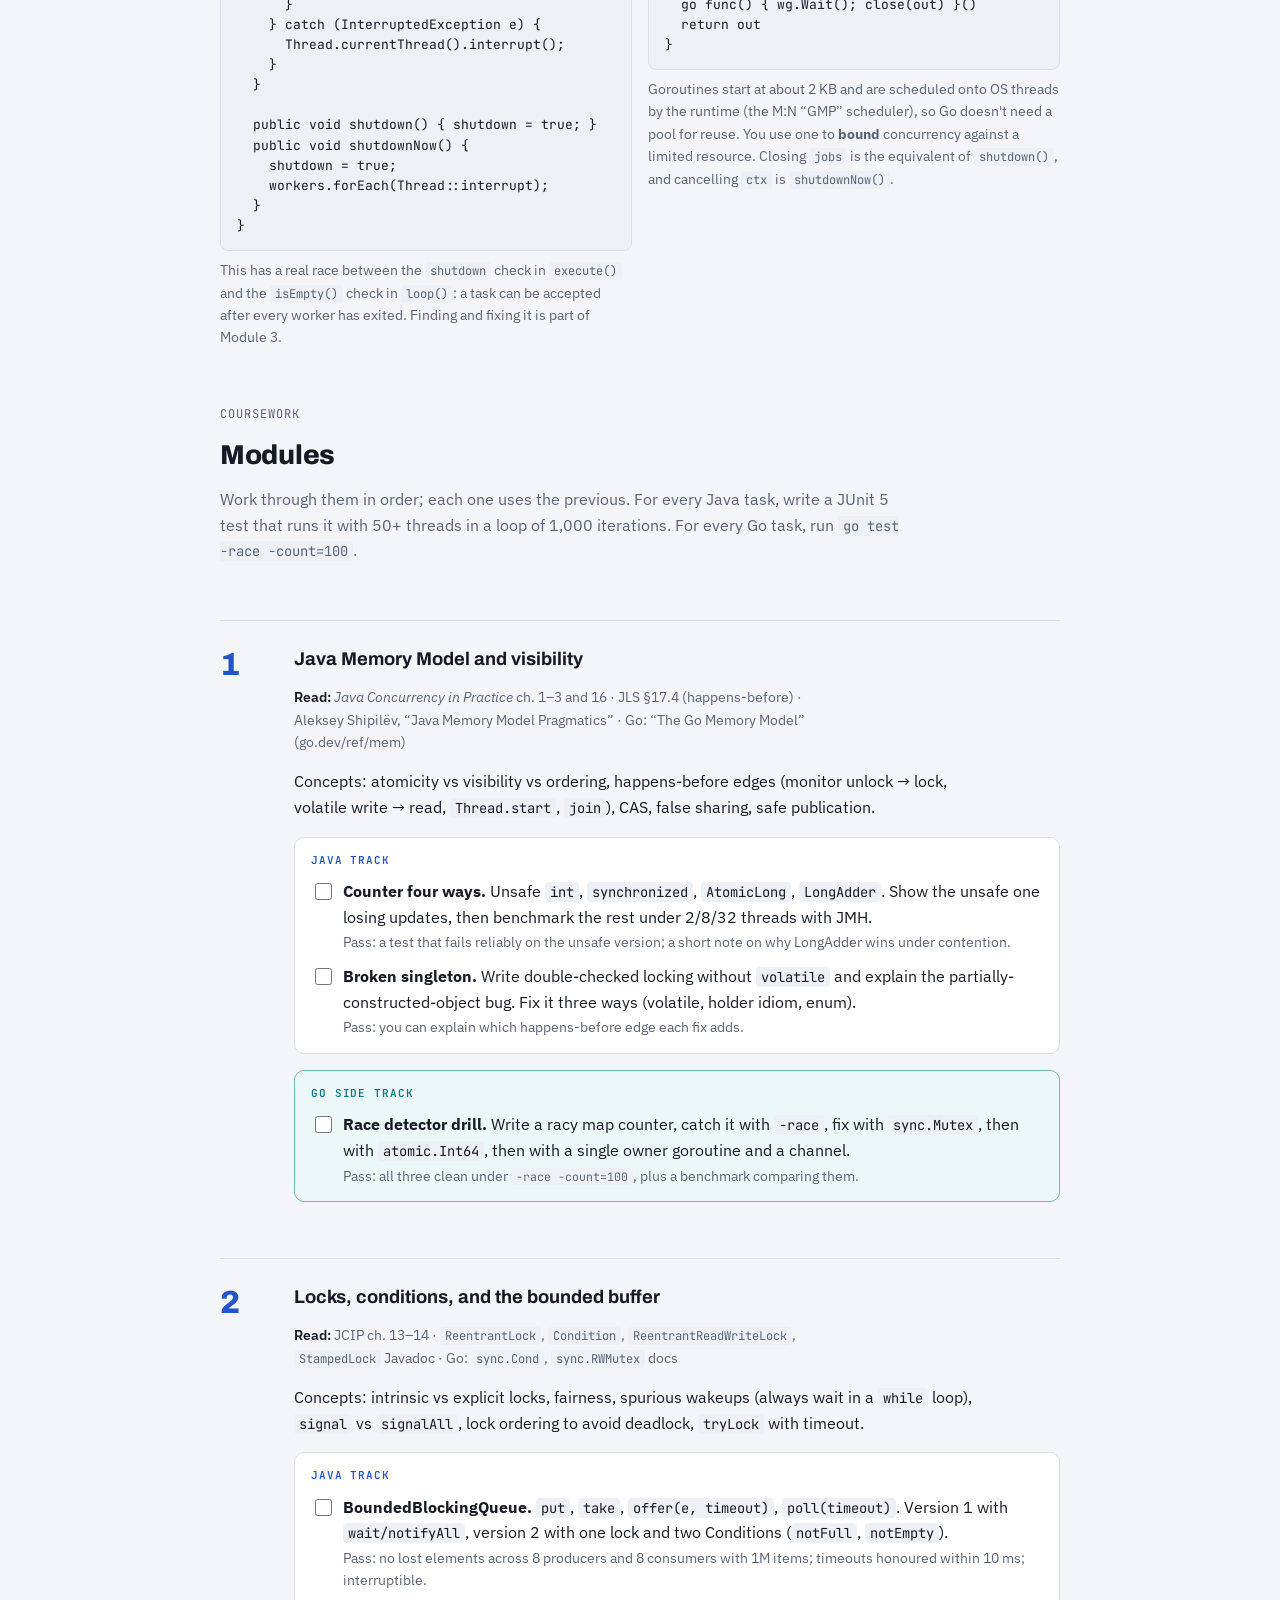
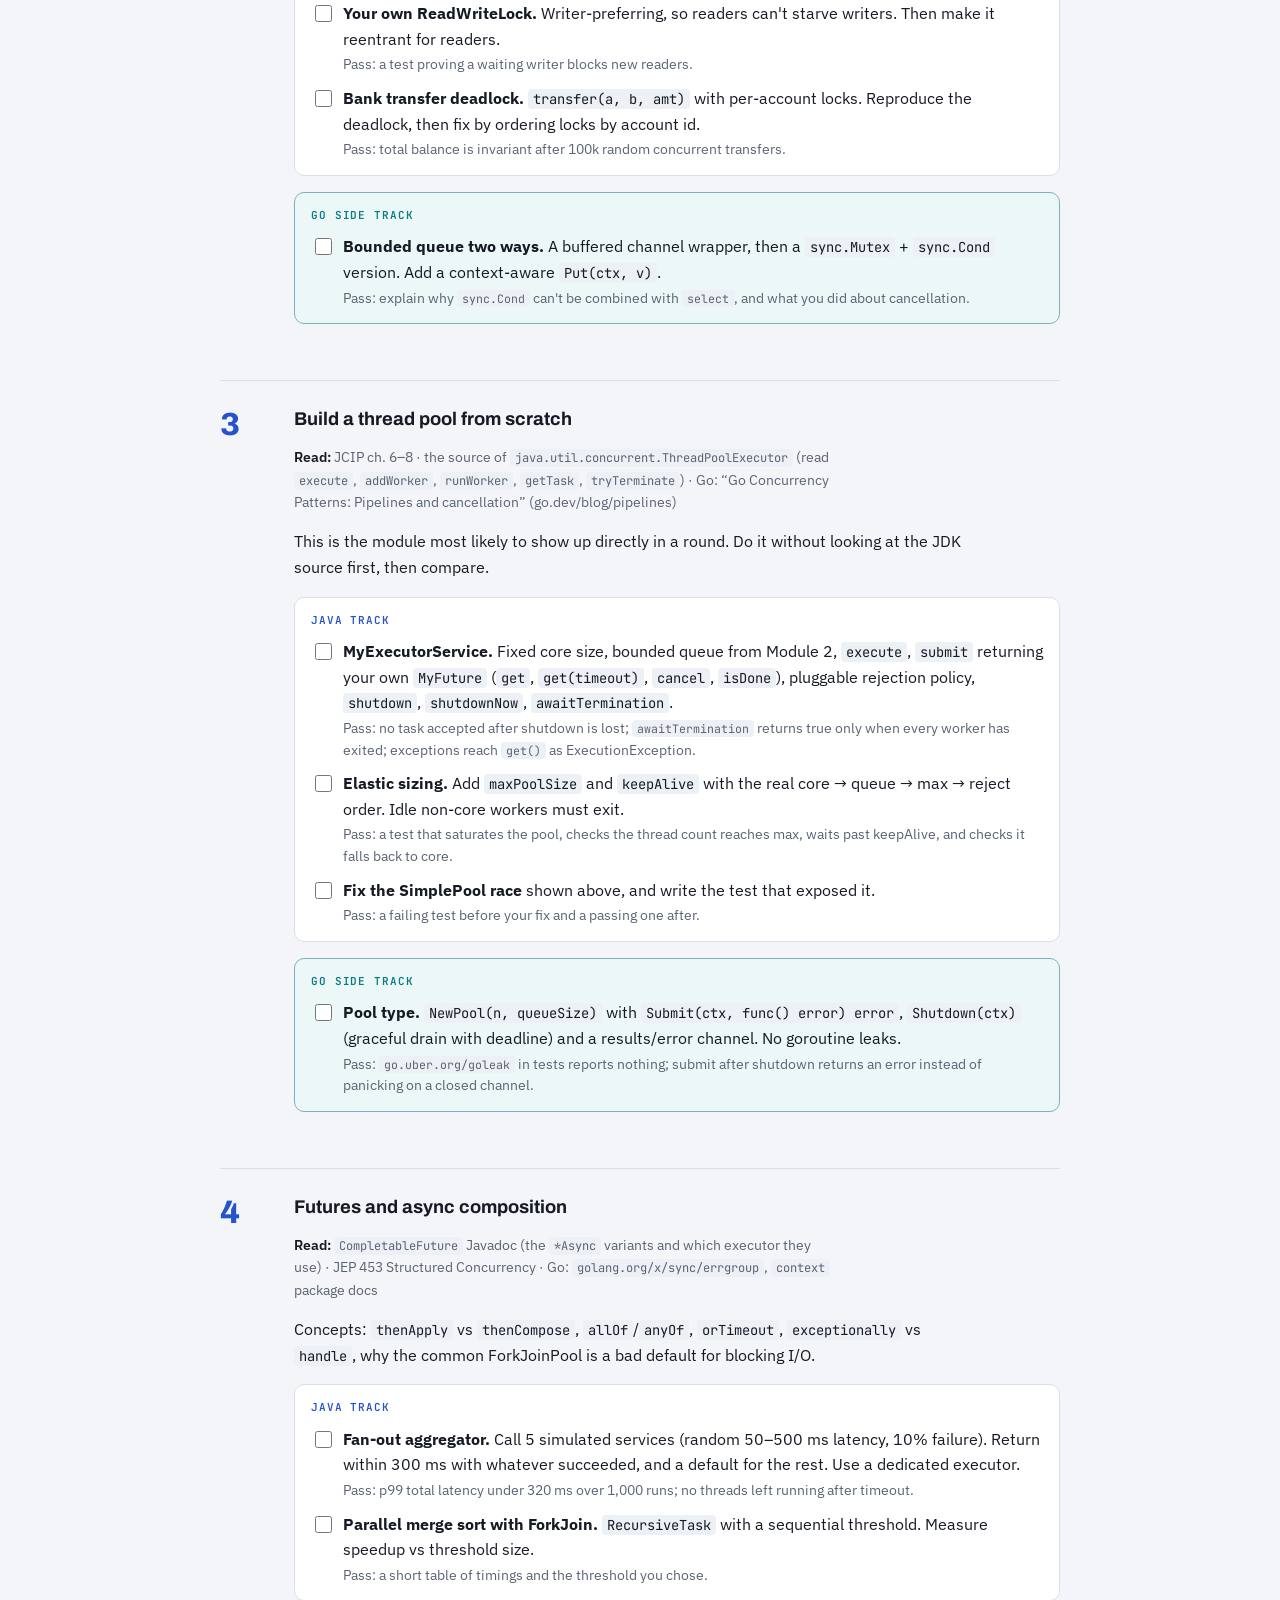
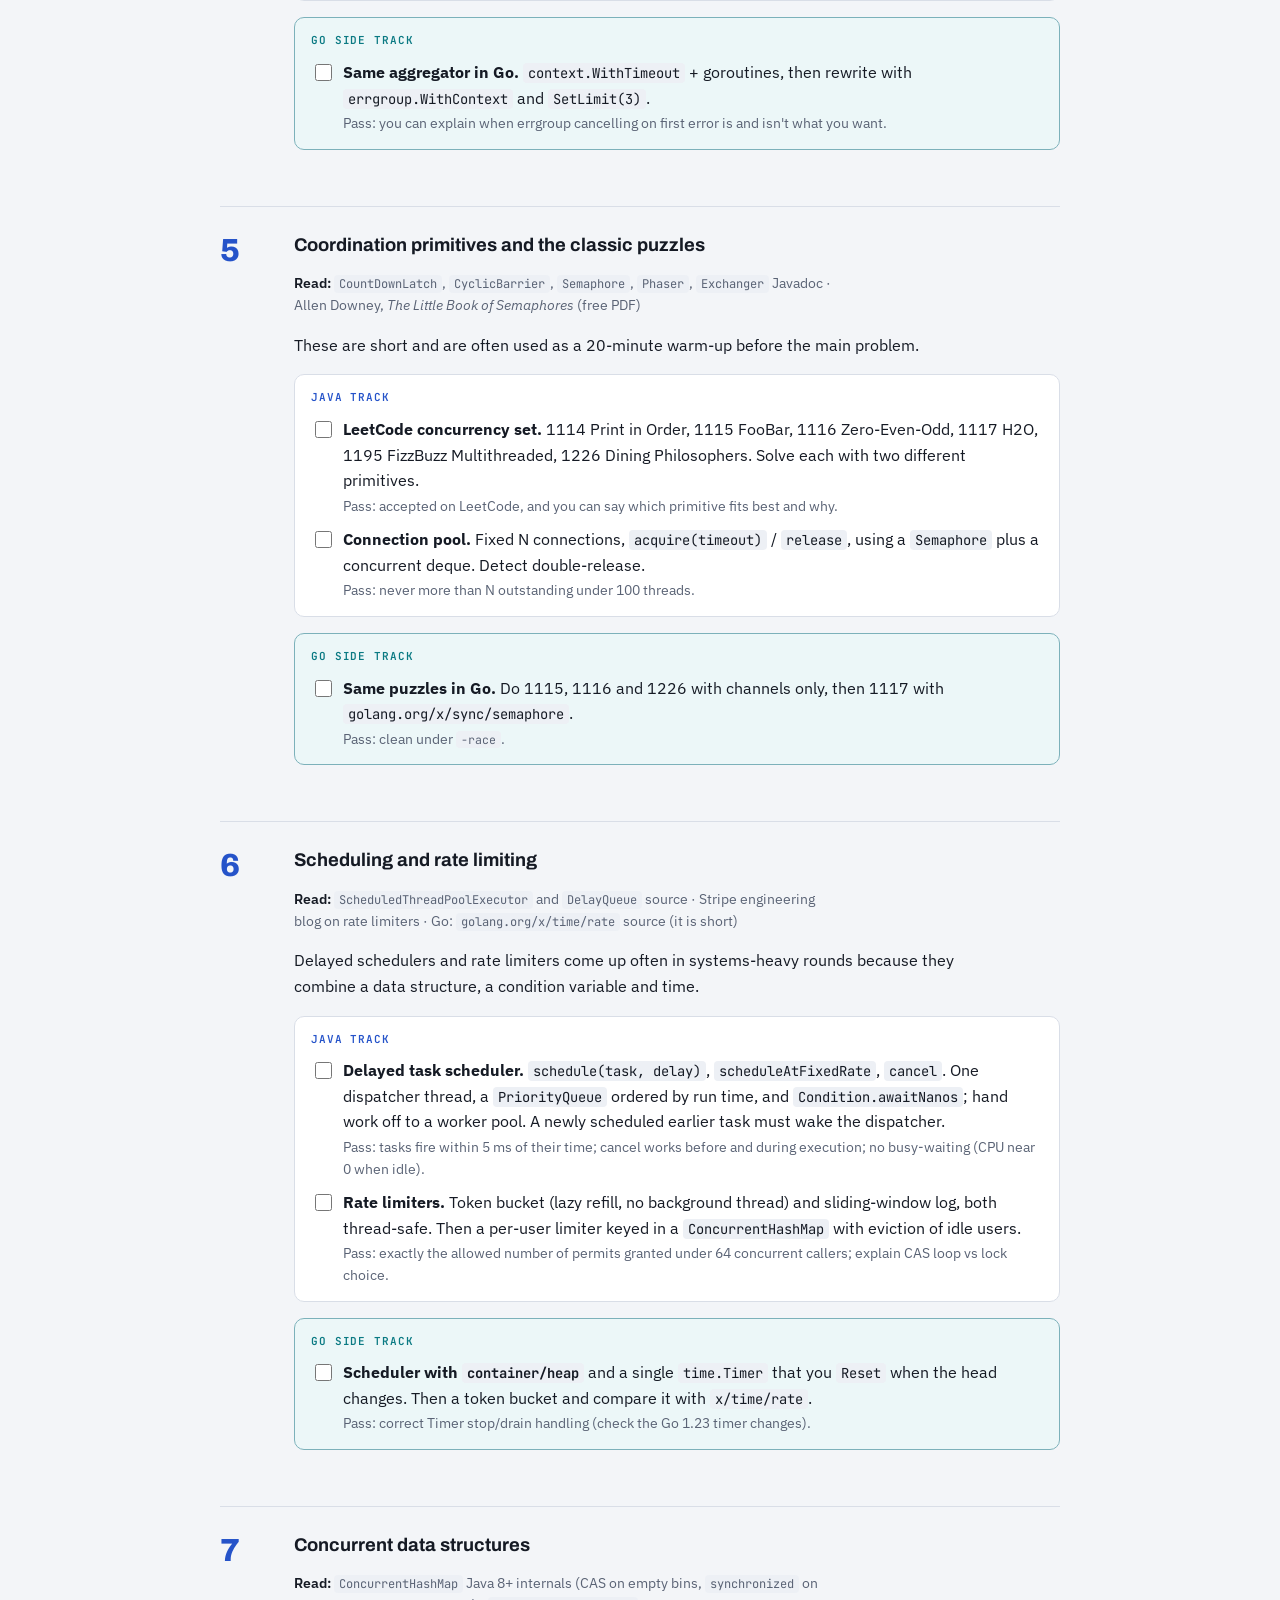
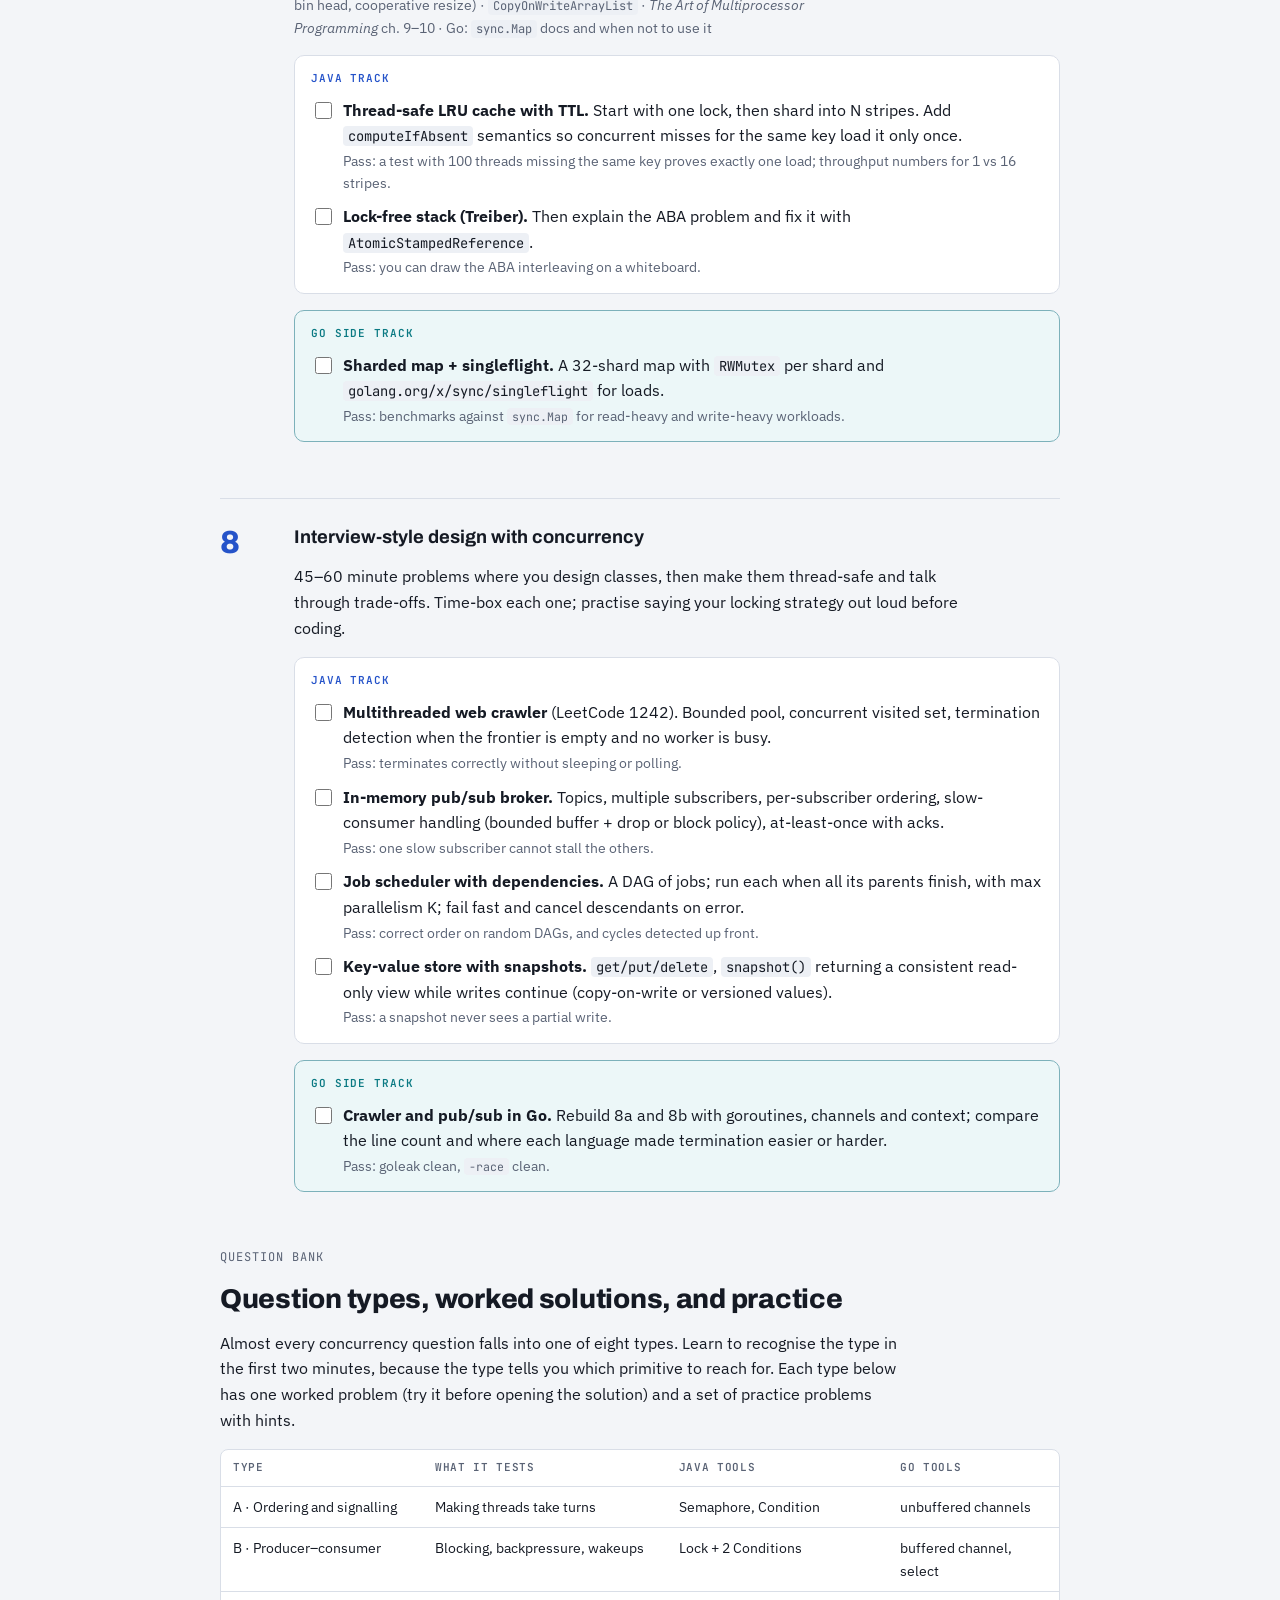
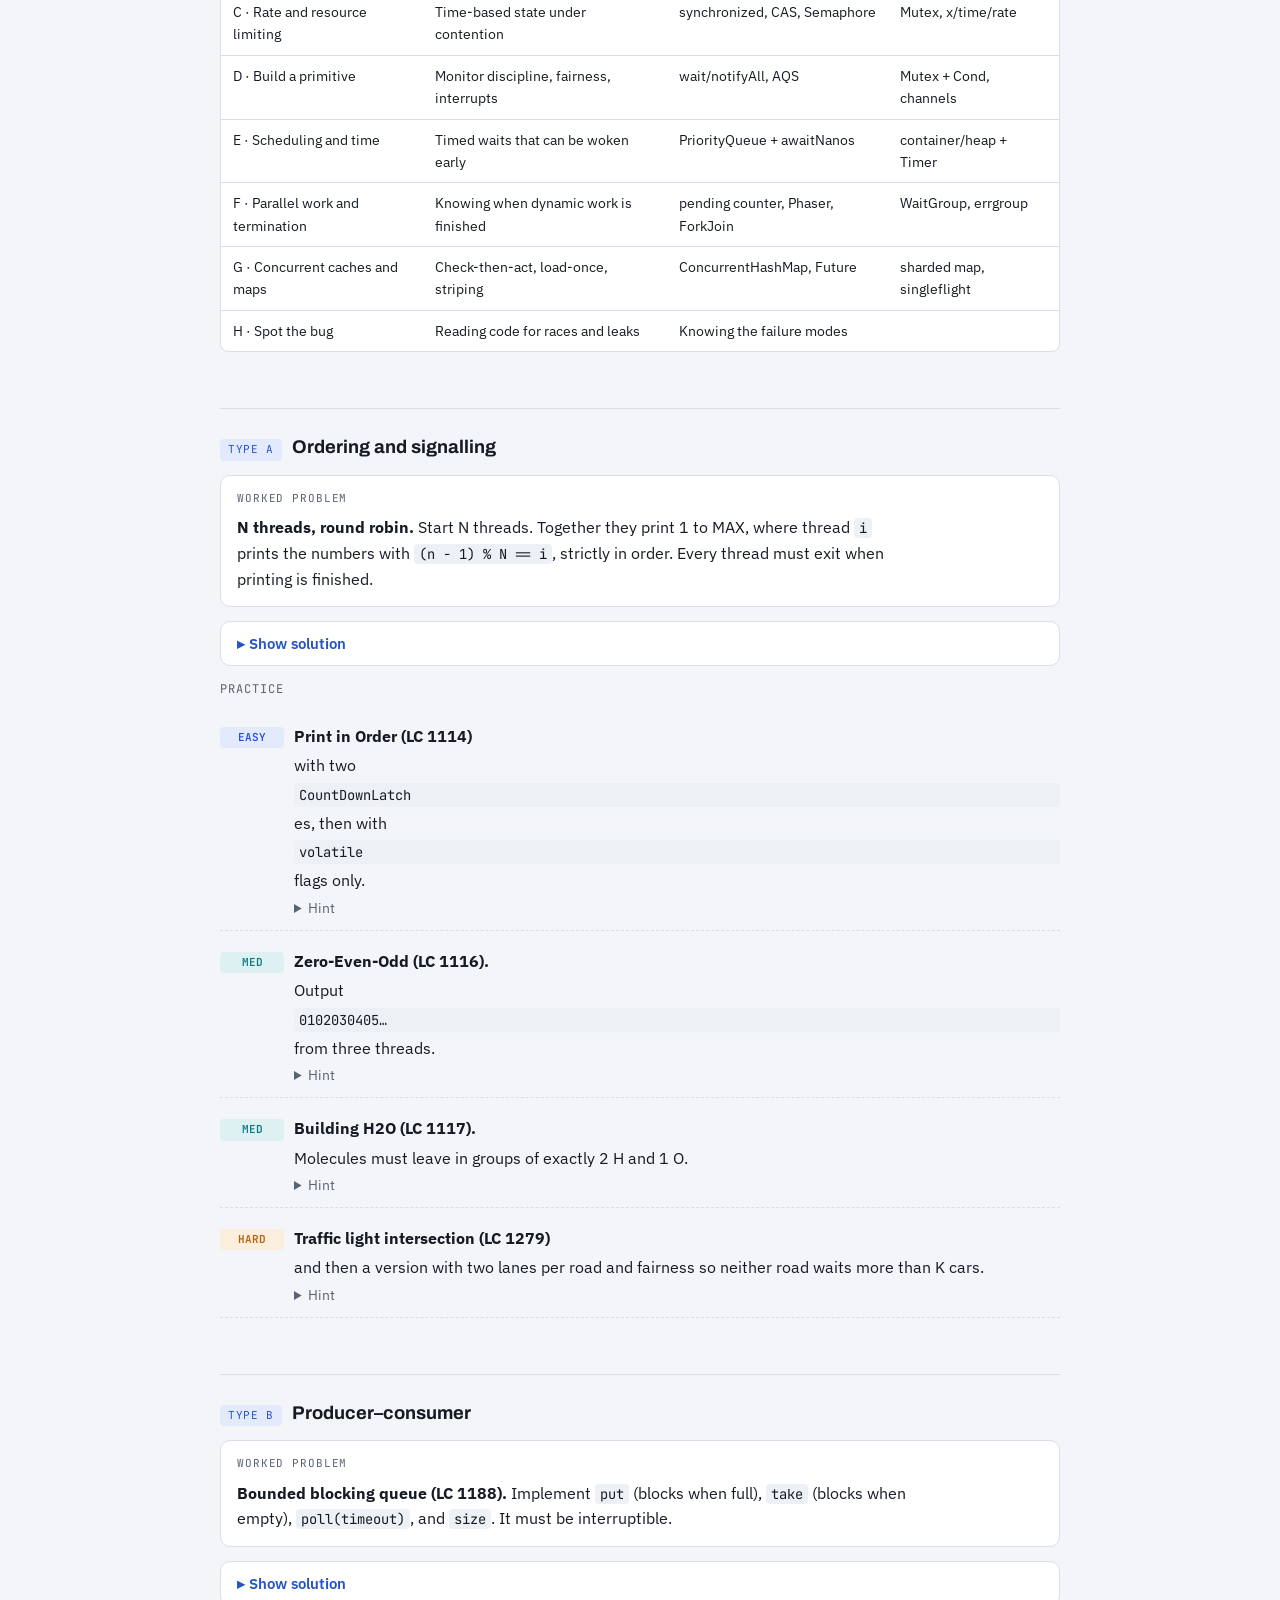
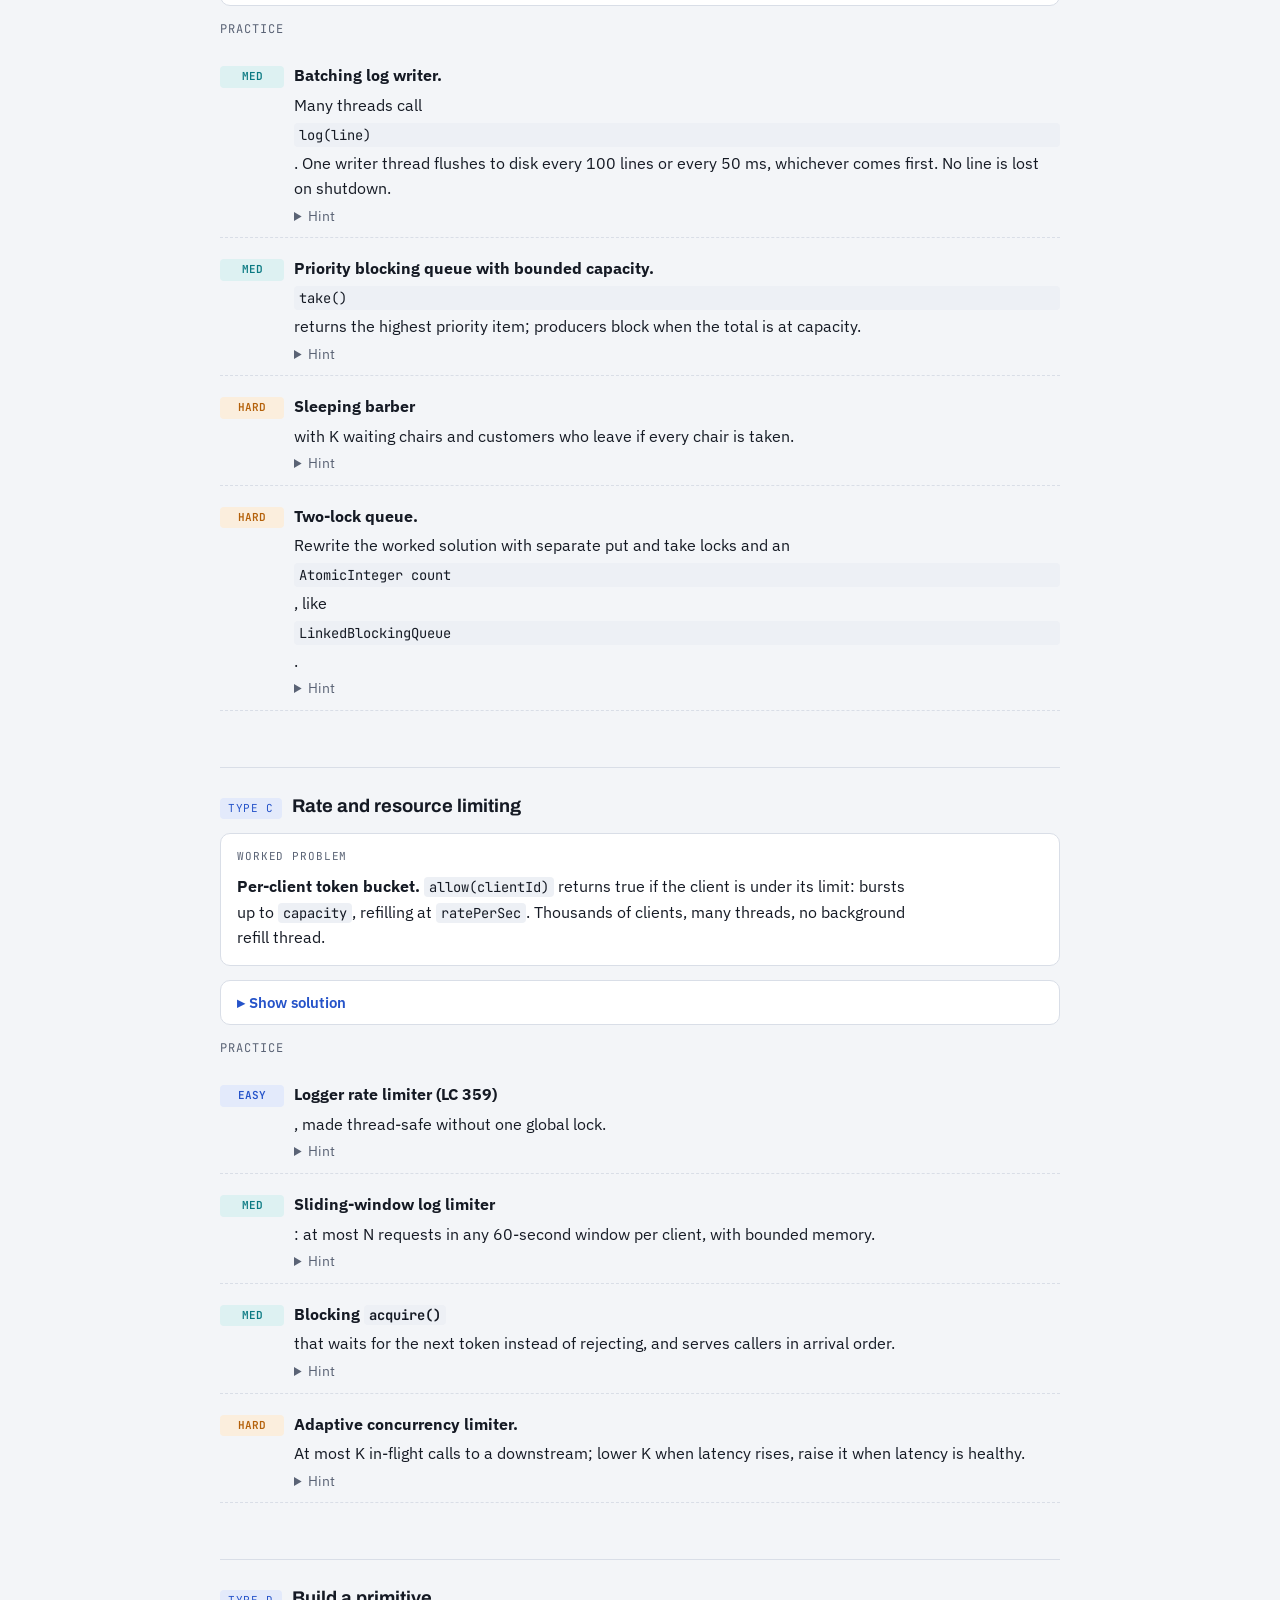
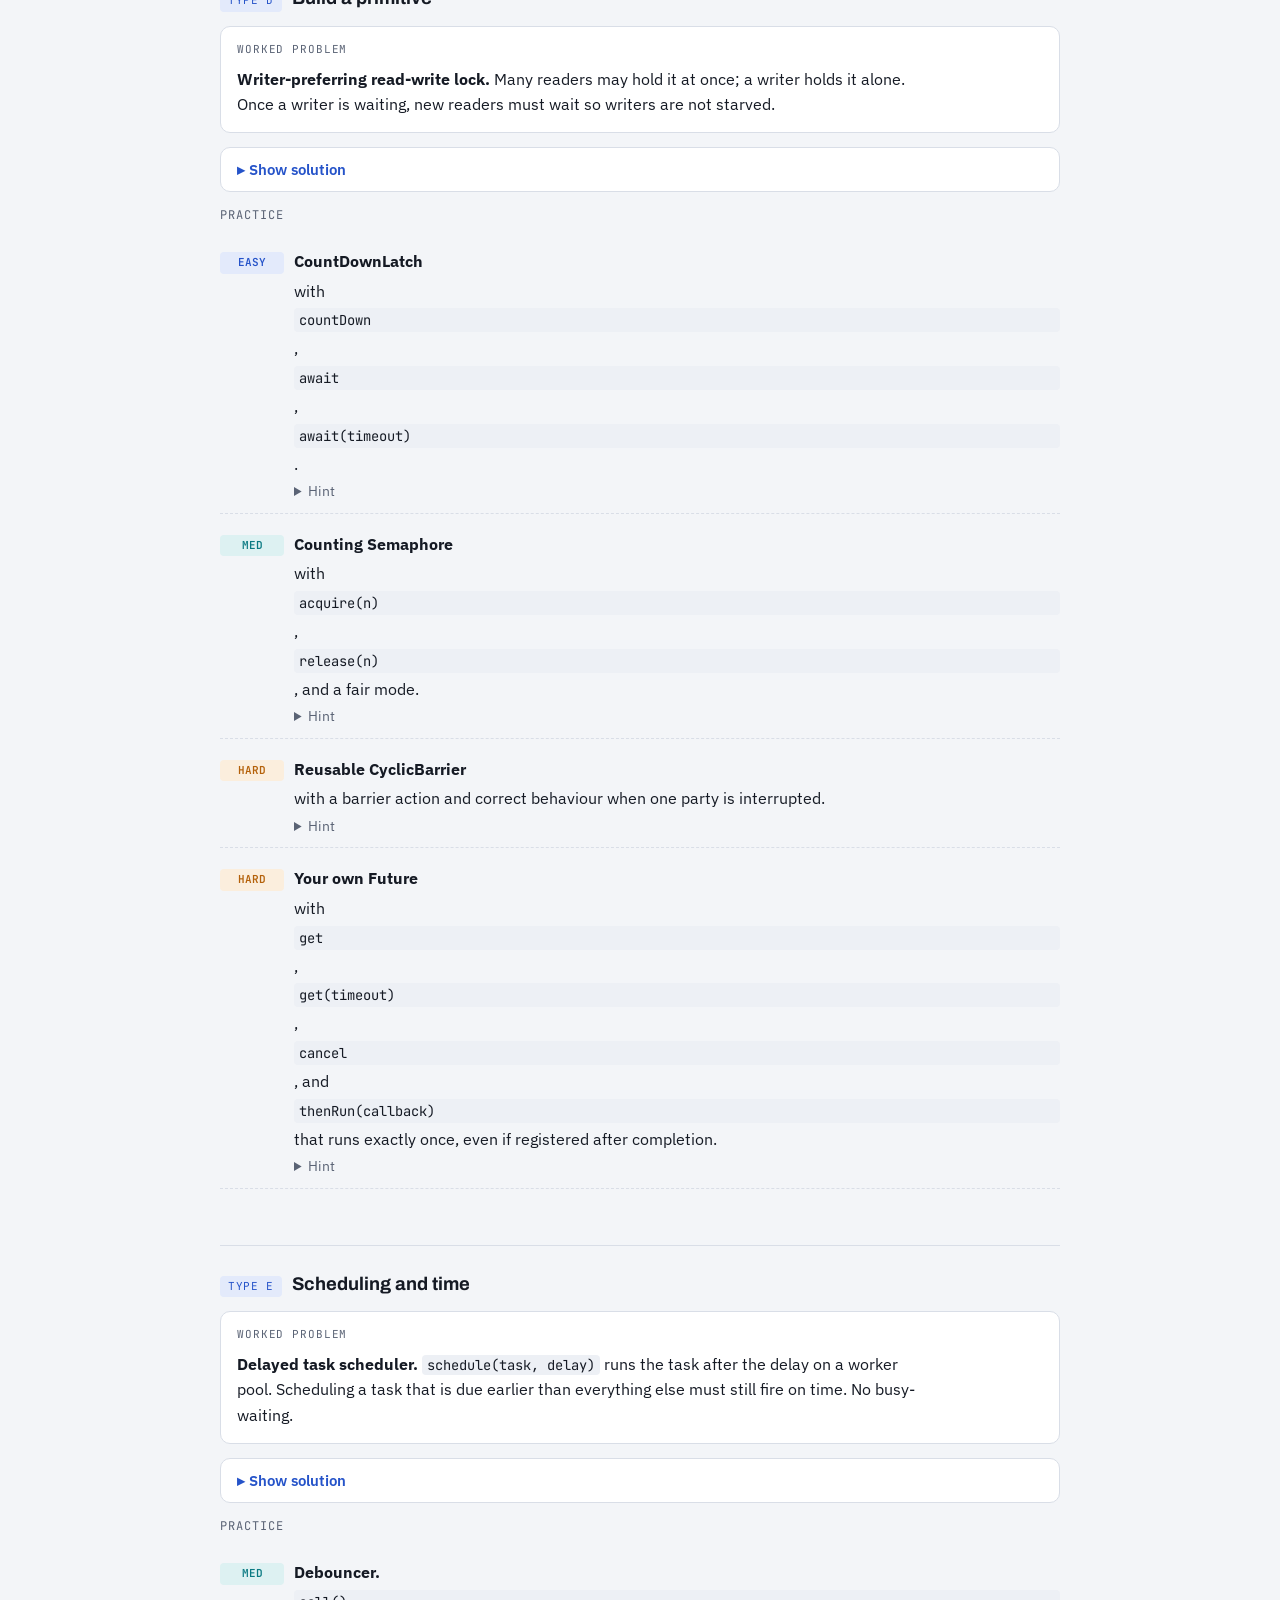
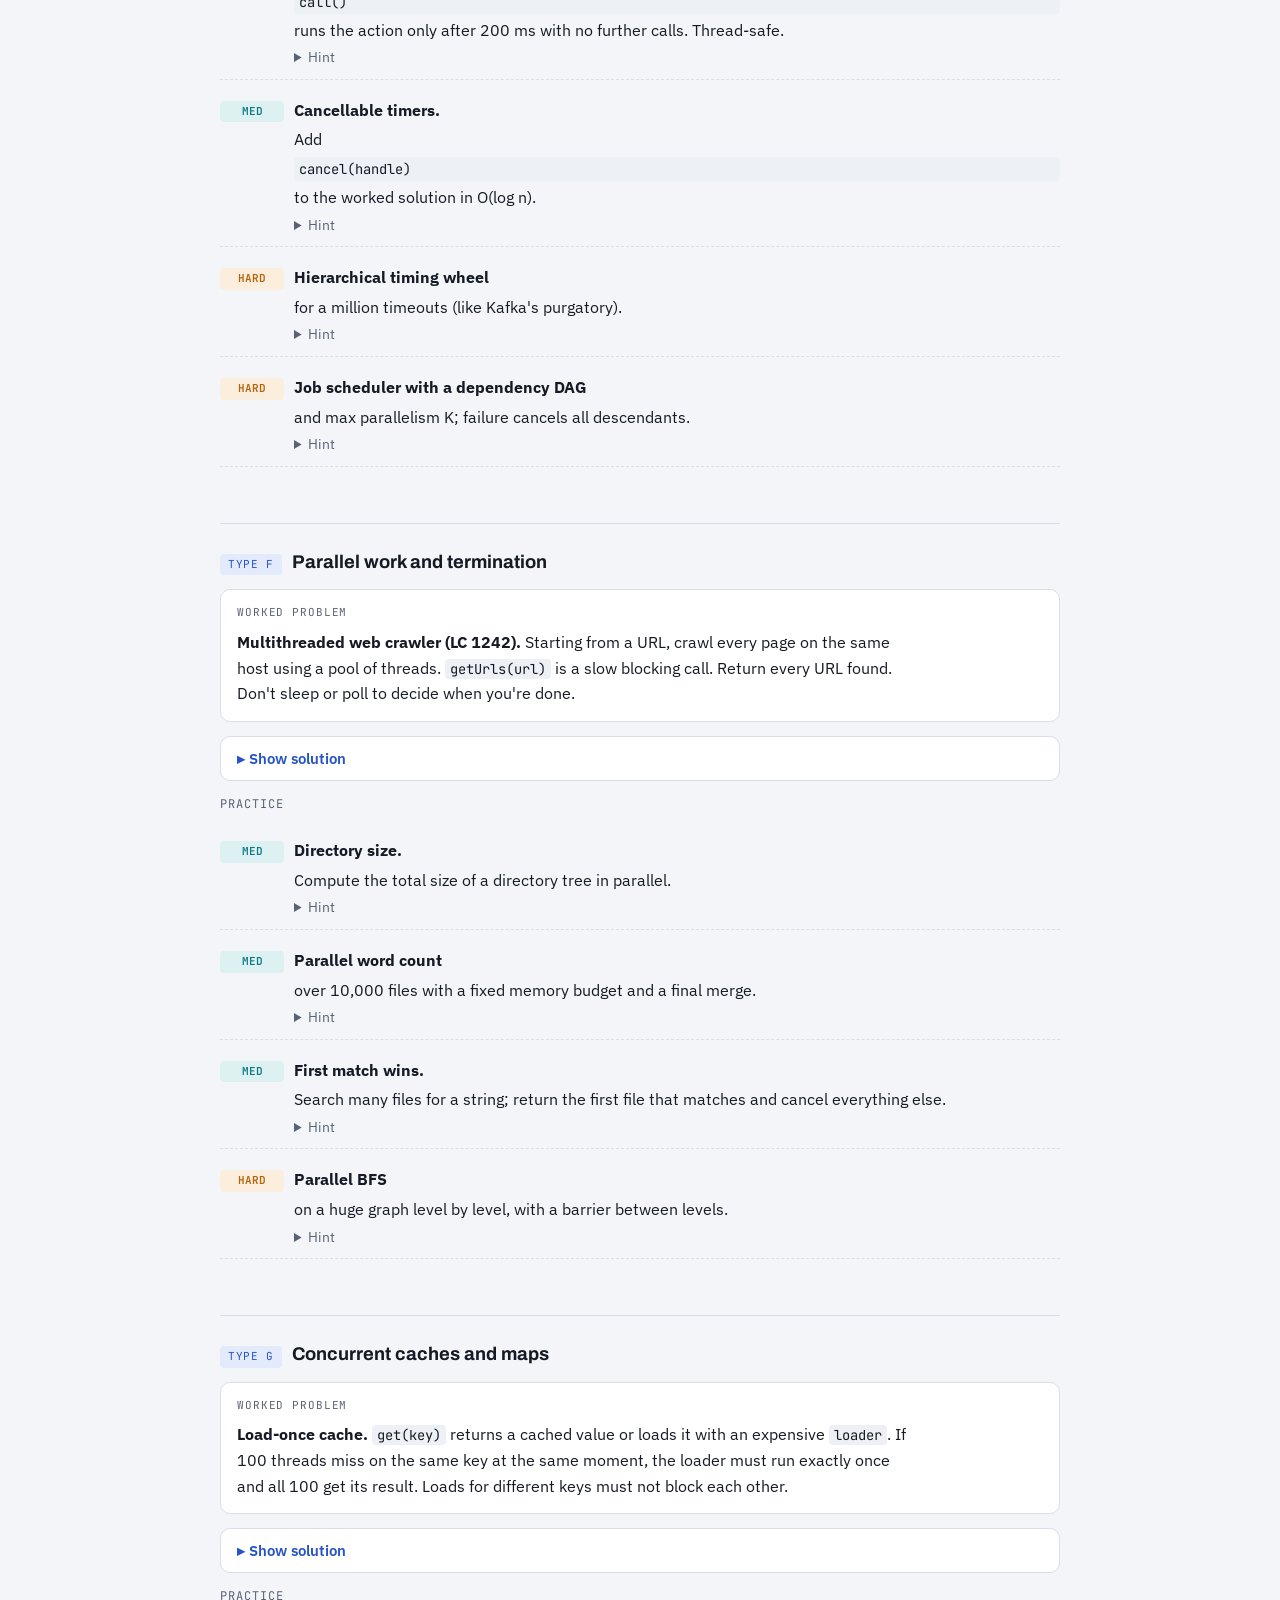
<file: concurrency-prep/index.html>
<!doctype html>
<html lang="en">
<head>
<meta charset="utf-8">
<meta name="viewport" content="width=device-width, initial-scale=1, viewport-fit=cover">
<title>Concurrency Round Playbook</title>
<link rel="preconnect" href="https://fonts.googleapis.com">
<link rel="preconnect" href="https://fonts.gstatic.com" crossorigin>
<link rel="stylesheet" href="https://fonts.googleapis.com/css2?family=Archivo:wght@500;700;800&family=IBM+Plex+Sans:ital,wght@0,400;0,500;0,600;1,400&family=JetBrains+Mono:wght@400;600&display=swap">
<style>
/* Layout: a single reading column with a lane-style module index; each module is a "lane" like a worker thread, Java main track + Go side track */
:root {
  --bg: #F3F5F8;
  --surface: #FFFFFF;
  --fg: #151A24;
  --muted: #5A6375;
  --line: #D9DEE7;
  --accent: #2553C9;
  --accent-soft: #E3EAFB;
  --go: #0B7A83;
  --go-soft: #DDF1F2;
  --warn: #B4610A;
  --warn-soft: #FBEEDD;
  --code-bg: #EDF0F5;
  --f-display: "Archivo", "Helvetica Neue", Arial, sans-serif;
  --f-body: "IBM Plex Sans", -apple-system, "Segoe UI", sans-serif;
  --f-mono: "JetBrains Mono", ui-monospace, "SF Mono", Menlo, monospace;
}
@media (prefers-color-scheme: dark) {
  :root:not([data-theme="light"]) {
    --bg: #0F131B; --surface: #161C27; --fg: #E6EAF2; --muted: #98A2B6; --line: #283143;
    --accent: #7FA2FF; --accent-soft: #1C2742; --go: #4FC7CF; --go-soft: #12302F;
    --warn: #F0A956; --warn-soft: #33261A; --code-bg: #1B2230; color-scheme: dark;
  }
}
:root[data-theme="dark"] {
  --bg: #0F131B; --surface: #161C27; --fg: #E6EAF2; --muted: #98A2B6; --line: #283143;
  --accent: #7FA2FF; --accent-soft: #1C2742; --go: #4FC7CF; --go-soft: #12302F;
  --warn: #F0A956; --warn-soft: #33261A; --code-bg: #1B2230; color-scheme: dark;
}
* { box-sizing: border-box; }
body { margin: 0; }
body { background: var(--bg); color: var(--fg); font-family: var(--f-body); font-size: 16px; line-height: 1.6; }
.wrap { max-width: 880px; margin: 0 auto; padding-inline: 20px; padding-block: 48px 96px; display: flex; flex-direction: column; gap: 56px; }
h1, h2, h3 { font-family: var(--f-display); text-wrap: balance; line-height: 1.15; margin: 0; }
h1 { font-size: clamp(2.1rem, 5vw, 3.1rem); font-weight: 800; letter-spacing: -0.02em; }
h2 { font-size: 1.7rem; font-weight: 800; letter-spacing: -0.01em; }
h3 { font-size: 1.15rem; font-weight: 700; }
p { margin: 0; max-width: 68ch; }
a { color: var(--accent); }
code { font-family: var(--f-mono); font-size: 0.86em; background: var(--code-bg); padding: 1px 5px; border-radius: 4px; }
pre { font-family: var(--f-mono); font-size: 13px; line-height: 1.55; background: var(--code-bg); border: 1px solid var(--line); border-radius: 8px; padding: 14px 16px; margin: 0; overflow-x: auto; }
pre code { background: none; padding: 0; font-size: inherit; }
.eyebrow { font-family: var(--f-mono); font-size: 12px; letter-spacing: 0.08em; text-transform: uppercase; color: var(--muted); }
.stack { display: flex; flex-direction: column; gap: 16px; min-width: 0; }
.stack-sm { display: flex; flex-direction: column; gap: 8px; min-width: 0; }
.muted { color: var(--muted); }
ul, ol { margin: 0; padding-left: 1.3em; display: flex; flex-direction: column; gap: 6px; max-width: 70ch; }

/* hero */
.hero { display: flex; flex-direction: column; gap: 18px; }
.hero p.lede { font-size: 1.12rem; color: var(--muted); }
.meta-row { display: flex; flex-wrap: wrap; gap: 8px; }
.chip { font-family: var(--f-mono); font-size: 12px; padding: 3px 10px; border-radius: 999px; border: 1px solid var(--line); background: var(--surface); color: var(--muted); }
.chip.java { color: var(--accent); border-color: var(--accent); }
.chip.go { color: var(--go); border-color: var(--go); }

/* progress */
.progress { display: flex; align-items: center; gap: 14px; flex-wrap: wrap; }
.bar { flex: 1 1 220px; height: 8px; background: var(--line); border-radius: 99px; overflow: hidden; }
.bar > span { display: block; height: 100%; width: 0; background: var(--accent); transition: width .3s; }
.progress .count { font-family: var(--f-mono); font-size: 13px; font-variant-numeric: tabular-nums; color: var(--muted); }

/* diagram */
.figure { background: var(--surface); border: 1px solid var(--line); border-radius: 10px; padding: 16px; overflow-x: auto; }
.figure svg { display: block; min-width: 680px; width: 100%; height: auto; }
.figure .cap { font-size: 13px; color: var(--muted); margin-top: 8px; }
svg .box { fill: var(--surface); stroke: var(--line); stroke-width: 1.5; }
svg .box-acc { fill: var(--accent-soft); stroke: var(--accent); stroke-width: 1.5; }
svg .box-warn { fill: var(--warn-soft); stroke: var(--warn); stroke-width: 1.5; }
svg .slot { fill: var(--accent); }
svg .slot-empty { fill: var(--line); }
svg .t { fill: var(--fg); font-family: var(--f-body); font-size: 13px; }
svg .tb { fill: var(--fg); font-family: var(--f-display); font-weight: 700; font-size: 14px; }
svg .tm { fill: var(--muted); font-family: var(--f-mono); font-size: 11px; }
svg .arrow { stroke: var(--muted); stroke-width: 1.5; fill: none; }
svg .ah { fill: var(--muted); }

/* steps */
.steps { list-style: none; padding: 0; counter-reset: s; gap: 10px; }
.steps li { counter-increment: s; display: grid; grid-template-columns: 34px 1fr; gap: 12px; align-items: start; }
.steps li::before { content: counter(s); font-family: var(--f-mono); font-weight: 600; font-size: 13px; width: 28px; height: 28px; border-radius: 50%; display: grid; place-items: center; background: var(--accent-soft); color: var(--accent); }
.steps li > div { min-width: 0; }

.callout { border-left: 3px solid var(--warn); background: var(--warn-soft); padding: 12px 16px; border-radius: 0 8px 8px 0; }
.callout strong { color: var(--warn); }

/* tables */
.tbl { overflow-x: auto; border: 1px solid var(--line); border-radius: 8px; background: var(--surface); }
table { border-collapse: collapse; width: 100%; font-size: 14px; }
th, td { text-align: left; padding: 9px 12px; border-bottom: 1px solid var(--line); vertical-align: top; }
th { font-family: var(--f-mono); font-size: 11px; letter-spacing: .06em; text-transform: uppercase; color: var(--muted); font-weight: 600; }
tr:last-child td { border-bottom: none; }

.twocol { display: grid; grid-template-columns: 1fr 1fr; gap: 16px; }
.twocol > * { min-width: 0; }
@media (max-width: 720px) { .twocol { grid-template-columns: 1fr; } }
.lang { font-family: var(--f-mono); font-size: 11px; letter-spacing: .08em; text-transform: uppercase; font-weight: 600; }
.lang.java { color: var(--accent); } .lang.go { color: var(--go); }

/* modules */
.toc { display: flex; flex-wrap: wrap; gap: 6px; }
.toc a { font-family: var(--f-mono); font-size: 12px; text-decoration: none; color: var(--fg); background: var(--surface); border: 1px solid var(--line); border-radius: 6px; padding: 4px 9px; }
.toc a:hover, .toc a:focus-visible { border-color: var(--accent); color: var(--accent); outline: none; }
.module { display: grid; grid-template-columns: 56px 1fr; gap: 18px; padding-top: 28px; border-top: 1px solid var(--line); }
.module > .num { font-family: var(--f-display); font-weight: 800; font-size: 2rem; color: var(--accent); line-height: 1; }
.module > .body { min-width: 0; display: flex; flex-direction: column; gap: 16px; }
@media (max-width: 560px) { .module { grid-template-columns: 1fr; gap: 6px; } }
.track { border: 1px solid var(--line); border-radius: 10px; background: var(--surface); padding: 14px 16px; display: flex; flex-direction: column; gap: 10px; }
.track.go { border-color: color-mix(in srgb, var(--go) 45%, var(--line)); background: color-mix(in srgb, var(--go-soft) 55%, var(--surface)); }
.task { display: grid; grid-template-columns: 22px 1fr; gap: 10px; align-items: start; }
.task input { width: 17px; height: 17px; margin-top: 4px; accent-color: var(--accent); cursor: pointer; }
.track.go .task input { accent-color: var(--go); }
.task label { cursor: pointer; }
.task .accept { display: block; font-size: 13.5px; color: var(--muted); margin-top: 2px; }
.task.done label > b { text-decoration: line-through; text-decoration-color: var(--muted); }
.read { font-size: 14px; color: var(--muted); }
.read b { color: var(--fg); font-weight: 600; }

.qa { display: grid; grid-template-columns: 1fr 1fr; gap: 10px 20px; }
.qa > div { min-width: 0; font-size: 14.5px; padding: 10px 0; border-bottom: 1px dashed var(--line); }
@media (max-width: 720px) { .qa { grid-template-columns: 1fr; } }

/* question bank */
.qtype { display: flex; flex-direction: column; gap: 14px; padding-top: 28px; border-top: 1px solid var(--line); }
.qhead { display: flex; flex-wrap: wrap; align-items: baseline; gap: 10px; }
.tag { font-family: var(--f-mono); font-size: 11px; letter-spacing: .06em; text-transform: uppercase; color: var(--accent); background: var(--accent-soft); padding: 2px 8px; border-radius: 4px; }
.prompt { background: var(--surface); border: 1px solid var(--line); border-radius: 10px; padding: 14px 16px; display: flex; flex-direction: column; gap: 8px; }
.prompt .lbl { font-family: var(--f-mono); font-size: 11px; letter-spacing: .08em; text-transform: uppercase; color: var(--muted); }
details.sol { border: 1px solid var(--line); border-radius: 10px; background: var(--surface); }
details.sol > summary { cursor: pointer; padding: 10px 16px; font-weight: 600; font-size: 14.5px; color: var(--accent); list-style: none; }
details.sol > summary::-webkit-details-marker { display: none; }
details.sol > summary::before { content: "▸ "; }
details.sol[open] > summary::before { content: "▾ "; }
details.sol > summary:focus-visible { outline: 2px solid var(--accent); outline-offset: 2px; border-radius: 10px; }
details.sol > .inner { padding: 0 16px 16px; display: flex; flex-direction: column; gap: 12px; min-width: 0; }
.practice { list-style: none; padding: 0; gap: 8px; max-width: none; }
.practice li { display: grid; grid-template-columns: 64px 1fr; gap: 10px; align-items: start; padding: 10px 0; border-bottom: 1px dashed var(--line); }
.practice li > div { min-width: 0; display: flex; flex-direction: column; gap: 4px; }
.lvl { font-family: var(--f-mono); font-size: 11px; font-weight: 600; text-align: center; padding: 2px 0; border-radius: 4px; margin-top: 3px; }
.lvl.m { color: var(--go); background: var(--go-soft); }
.lvl.h { color: var(--warn); background: var(--warn-soft); }
.lvl.e { color: var(--accent); background: var(--accent-soft); }
.practice details summary { cursor: pointer; font-size: 13.5px; color: var(--muted); }
.practice details p { font-size: 13.5px; color: var(--muted); margin-top: 4px; }
.bug { display: flex; flex-direction: column; gap: 8px; }

.sitenav { display: flex; flex-wrap: wrap; gap: 6px; align-items: center; }
.sitenav a { font-family: var(--f-mono); font-size: 12.5px; text-decoration: none; color: var(--muted); padding: 5px 10px; border-radius: 6px; border: 1px solid transparent; }
.sitenav a[aria-current="page"] { color: var(--accent); border-color: var(--accent); background: var(--accent-soft); }
.sitenav a:hover, .sitenav a:focus-visible { color: var(--accent); outline: none; }
button.reset { font: inherit; font-size: 13px; background: none; border: 1px solid var(--line); color: var(--muted); border-radius: 6px; padding: 4px 10px; cursor: pointer; }
button.reset:focus-visible { outline: 2px solid var(--accent); outline-offset: 2px; }
@media (prefers-reduced-motion: reduce) { .bar > span { transition: none; } }
</style>
</head>
<body>

<div class="wrap">

<header class="hero">
  <nav class="sitenav" aria-label="Course pages">
    <a href="./" aria-current="page">Course</a><a href="reading.html">Reading questions</a><a href="practice.html">Practice problems</a>
  </nav>
  <span class="eyebrow">Senior SWE · Concurrency round · Rubrik / Atlassian</span>
  <h1>Concurrency Round Playbook</h1>
  <p class="lede">Eight modules, built around the thread pool. Java is the main track. Go runs alongside as a side track so you learn the same ideas through a different model: shared memory and locks versus goroutines and channels.</p>
  <div class="meta-row">
    <span class="chip java">Java 21</span><span class="chip go">Go 1.22+</span><span class="chip">~5–6 weeks at 1–2 h/day</span><span class="chip">every exercise is reviewable</span>
  </div>
  <div class="progress">
    <div class="bar" aria-hidden="true"><span id="bar"></span></div>
    <span class="count" id="count">0 / 0 done</span>
    <button class="reset" id="reset" type="button">Clear checks</button>
  </div>
  <nav class="toc" aria-label="Sections">
    <a href="#pool">Thread pool, explained</a>
    <a href="#m1">1 · Memory model</a><a href="#m2">2 · Locks</a><a href="#m3">3 · Build a pool</a>
    <a href="#m4">4 · Futures</a><a href="#m5">5 · Coordination</a><a href="#m6">6 · Scheduling</a>
    <a href="#m7">7 · Concurrent structures</a><a href="#m8">8 · Interview LLD</a>
    <a href="#bank">Question bank</a><a href="#eval">Getting evaluated</a><a href="#qa">Rapid-fire</a>
  </nav>
</header>

<!-- ============ THREAD POOL ============ -->
<section id="pool" class="stack">
  <span class="eyebrow">Start here</span>
  <h2>How a thread pool works</h2>
  <p>Creating an OS thread costs roughly 0.5–1 MB of stack and a syscall. If every request spawned one, a traffic spike would exhaust memory and the CPU would spend its time context-switching. A thread pool fixes this by keeping a <b>fixed set of long-lived worker threads</b> and a <b>queue of tasks</b>. Callers submit tasks. Workers loop forever: take a task, run it, take the next. It gives you three things: thread reuse, a bound on concurrency, and a place to apply backpressure when the system is overloaded.</p>

  <div class="figure">
    <svg viewBox="0 0 760 270" role="img" aria-label="Producers submit tasks to a bounded queue; worker threads take tasks and complete futures; overflow goes to a rejection handler">
      <defs><marker id="ah" viewBox="0 0 10 10" refX="9" refY="5" markerWidth="7" markerHeight="7" orient="auto"><path class="ah" d="M0,0 L10,5 L0,10 z"/></marker></defs>
      <!-- producers -->
      <rect class="box" x="10" y="40" width="120" height="40" rx="6"/><text class="t" x="70" y="65" text-anchor="middle">HTTP thread</text>
      <rect class="box" x="10" y="95" width="120" height="40" rx="6"/><text class="t" x="70" y="120" text-anchor="middle">Kafka consumer</text>
      <rect class="box" x="10" y="150" width="120" height="40" rx="6"/><text class="t" x="70" y="175" text-anchor="middle">Scheduler</text>
      <text class="tm" x="70" y="25" text-anchor="middle">PRODUCERS</text>
      <path class="arrow" d="M130 60 C170 60,170 115,205 115" marker-end="url(#ah)"/>
      <path class="arrow" d="M130 115 L205 115" marker-end="url(#ah)"/>
      <path class="arrow" d="M130 170 C170 170,170 115,205 115" marker-end="url(#ah)"/>
      <text class="tm" x="168" y="100" text-anchor="middle">execute()</text>
      <!-- queue -->
      <rect class="box-acc" x="210" y="90" width="210" height="50" rx="6"/>
      <rect class="slot" x="222" y="102" width="22" height="26" rx="3"/><rect class="slot" x="250" y="102" width="22" height="26" rx="3"/><rect class="slot" x="278" y="102" width="22" height="26" rx="3"/><rect class="slot" x="306" y="102" width="22" height="26" rx="3"/>
      <rect class="slot-empty" x="334" y="102" width="22" height="26" rx="3"/><rect class="slot-empty" x="362" y="102" width="22" height="26" rx="3"/><rect class="slot-empty" x="390" y="102" width="22" height="26" rx="3"/>
      <text class="tm" x="315" y="82" text-anchor="middle">BlockingQueue (capacity 7)</text>
      <!-- reject -->
      <path class="arrow" d="M315 140 L315 205" marker-end="url(#ah)"/>
      <text class="tm" x="322" y="178">full + max threads</text>
      <rect class="box-warn" x="240" y="210" width="150" height="40" rx="6"/><text class="t" x="315" y="235" text-anchor="middle">RejectionHandler</text>
      <!-- workers -->
      <text class="tm" x="545" y="25" text-anchor="middle">WORKERS  take() → run() → loop</text>
      <path class="arrow" d="M420 115 C455 115,455 60,485 60" marker-end="url(#ah)"/>
      <path class="arrow" d="M420 115 L485 115" marker-end="url(#ah)"/>
      <path class="arrow" d="M420 115 C455 115,455 170,485 170" marker-end="url(#ah)"/>
      <rect class="box" x="490" y="40" width="120" height="40" rx="6"/><text class="t" x="550" y="65" text-anchor="middle">worker-1</text>
      <rect class="box" x="490" y="95" width="120" height="40" rx="6"/><text class="t" x="550" y="120" text-anchor="middle">worker-2</text>
      <rect class="box" x="490" y="150" width="120" height="40" rx="6"/><text class="t" x="550" y="175" text-anchor="middle">worker-3</text>
      <!-- futures -->
      <path class="arrow" d="M610 115 L655 115" marker-end="url(#ah)"/>
      <rect class="box" x="660" y="90" width="90" height="50" rx="6"/><text class="tb" x="705" y="112" text-anchor="middle">Future</text><text class="tm" x="705" y="128" text-anchor="middle">get()</text>
    </svg>
    <p class="cap">Producers never run the work themselves. The queue decouples submission from execution, and its capacity is your backpressure knob.</p>
  </div>

  <h3>What <code>ThreadPoolExecutor.execute()</code> actually does</h3>
  <p>Interviewers love this because most people get it wrong. The order is <b>core threads, then queue, then extra threads, then reject</b>. Not “grow to max first”.</p>
  <ol class="steps">
    <li><div>If fewer than <code>corePoolSize</code> workers are running, start a new worker with this task as its first task. This happens even if other workers are idle.</div></li>
    <li><div>Otherwise, <code>workQueue.offer(task)</code>. If it succeeds, re-check the pool state. If the pool was shut down in between, remove the task and reject it. If zero workers are alive, start one.</div></li>
    <li><div>If the queue is full and fewer than <code>maximumPoolSize</code> workers exist, start a non-core worker for this task.</div></li>
    <li><div>Otherwise call the <code>RejectedExecutionHandler</code>: <code>AbortPolicy</code> (throw, the default), <code>CallerRunsPolicy</code> (the submitting thread runs it, which slows producers down as natural backpressure), <code>DiscardPolicy</code>, or <code>DiscardOldestPolicy</code>.</div></li>
  </ol>
  <p>Each worker runs <code>runWorker()</code>: loop on <code>getTask()</code>, which calls <code>queue.take()</code> for core workers and <code>queue.poll(keepAliveTime)</code> for non-core ones. A non-core worker that times out returns <code>null</code> and exits, so the pool shrinks back to core size. Pool state and worker count are packed into one <code>AtomicInteger ctl</code>: the top 3 bits hold the run state (RUNNING, SHUTDOWN, STOP, TIDYING, TERMINATED) and the low 29 bits hold the count, so both can be updated with a single CAS.</p>

  <div class="callout"><strong>The classic trap.</strong> With an unbounded <code>LinkedBlockingQueue</code>, step 2 never fails, so the pool never grows past <code>corePoolSize</code> and <code>maximumPoolSize</code> is ignored. That is exactly what <code>Executors.newFixedThreadPool</code> gives you, and a slow downstream turns it into an OutOfMemoryError. <code>newCachedThreadPool</code> has the opposite problem: a <code>SynchronousQueue</code> and unbounded max threads. In production, build the <code>ThreadPoolExecutor</code> yourself with a bounded queue and a named <code>ThreadFactory</code>.</div>

  <h3>Shutdown semantics</h3>
  <div class="tbl"><table>
    <thead><tr><th>Call</th><th>New tasks</th><th>Queued tasks</th><th>Running tasks</th></tr></thead>
    <tbody>
      <tr><td><code>shutdown()</code></td><td>Rejected</td><td>Still run</td><td>Finish normally</td></tr>
      <tr><td><code>shutdownNow()</code></td><td>Rejected</td><td>Drained and returned as a list</td><td>Interrupted (they must respond to the interrupt)</td></tr>
      <tr><td><code>awaitTermination(t)</code></td><td colspan="3">Blocks until TERMINATED or timeout. The standard pattern: <code>shutdown()</code>, await, then <code>shutdownNow()</code> on timeout.</td></tr>
    </tbody>
  </table></div>

  <h3>Sizing</h3>
  <p>From <i>Java Concurrency in Practice</i>: <code>threads = Ncpu × Ucpu × (1 + W/C)</code>, where W/C is the ratio of wait time to compute time. CPU-bound work: about <code>Ncpu + 1</code>. A task that waits 90 ms on I/O for every 10 ms of CPU on an 8-core box: 8 × (1 + 9) = 80 threads. Then measure, because the downstream (a DB connection pool of 20) is often the real limit.</p>

  <h3>Pitfalls to name in an interview</h3>
  <ul>
    <li><b>Swallowed exceptions.</b> <code>submit()</code> stores the exception in the Future. If nobody calls <code>get()</code>, it disappears. <code>execute()</code> lets it reach the thread's UncaughtExceptionHandler and kills that worker, which is then replaced.</li>
    <li><b>Pool-induced deadlock.</b> A task in a bounded pool submits a subtask to the same pool and blocks on it. When every worker does this, nobody is left to run the subtasks.</li>
    <li><b>ThreadLocal leaks.</b> Workers live forever, so a ThreadLocal set by one task is still there for the next. Always clear in <code>finally</code>.</li>
    <li><b>Virtual threads (Java 21).</b> Don't pool them. Use <code>Executors.newVirtualThreadPerTaskExecutor()</code> and limit concurrency with a <code>Semaphore</code>. Watch for pinning inside <code>synchronized</code> blocks on JDK 21–23.</li>
  </ul>

  <div class="twocol">
    <div class="stack-sm">
      <span class="lang java">Java · minimal pool</span>
<pre><code>public final class SimplePool {
  private final BlockingQueue&lt;Runnable&gt; queue;
  private final List&lt;Thread&gt; workers = new ArrayList&lt;&gt;();
  private volatile boolean shutdown;

  public SimplePool(int n, int capacity) {
    queue = new ArrayBlockingQueue&lt;&gt;(capacity);
    for (int i = 0; i &lt; n; i++) {
      Thread t = new Thread(this::loop, "worker-" + i);
      workers.add(t);
      t.start();
    }
  }

  public void execute(Runnable r) {
    if (shutdown) throw new RejectedExecutionException();
    if (!queue.offer(r)) throw new RejectedExecutionException("full");
  }

  private void loop() {
    try {
      while (!shutdown || !queue.isEmpty()) {
        Runnable r = queue.poll(100, TimeUnit.MILLISECONDS);
        if (r == null) continue;
        try { r.run(); }
        catch (Throwable t) { /* log, keep worker alive */ }
      }
    } catch (InterruptedException e) {
      Thread.currentThread().interrupt();
    }
  }

  public void shutdown() { shutdown = true; }
  public void shutdownNow() {
    shutdown = true;
    workers.forEach(Thread::interrupt);
  }
}</code></pre>
      <p class="muted" style="font-size:14px">This has a real race between the <code>shutdown</code> check in <code>execute()</code> and the <code>isEmpty()</code> check in <code>loop()</code>: a task can be accepted after every worker has exited. Finding and fixing it is part of Module 3.</p>
    </div>
    <div class="stack-sm">
      <span class="lang go">Go · worker pool</span>
<pre><code>func Pool(ctx context.Context, n int,
    jobs &lt;-chan Job) &lt;-chan Result {

  out := make(chan Result)
  var wg sync.WaitGroup
  for i := 0; i &lt; n; i++ {
    wg.Add(1)
    go func() {
      defer wg.Done()
      for {
        select {
        case &lt;-ctx.Done():
          return
        case j, ok := &lt;-jobs:
          if !ok {
            return // producer closed jobs
          }
          select {
          case out &lt;- process(j):
          case &lt;-ctx.Done():
            return
          }
        }
      }
    }()
  }
  go func() { wg.Wait(); close(out) }()
  return out
}</code></pre>
      <p class="muted" style="font-size:14px">Goroutines start at about 2 KB and are scheduled onto OS threads by the runtime (the M:N “GMP” scheduler), so Go doesn't need a pool for reuse. You use one to <b>bound</b> concurrency against a limited resource. Closing <code>jobs</code> is the equivalent of <code>shutdown()</code>, and cancelling <code>ctx</code> is <code>shutdownNow()</code>.</p>
    </div>
  </div>
</section>

<!-- ============ MODULES ============ -->
<section class="stack" aria-labelledby="mods">
  <span class="eyebrow">Coursework</span>
  <h2 id="mods">Modules</h2>
  <p class="muted">Work through them in order; each one uses the previous. For every Java task, write a JUnit 5 test that runs it with 50+ threads in a loop of 1,000 iterations. For every Go task, run <code>go test -race -count=100</code>.</p>
</section>

<article class="module" id="m1">
  <div class="num">1</div>
  <div class="body">
    <h3>Java Memory Model and visibility</h3>
    <p class="read"><b>Read:</b> <i>Java Concurrency in Practice</i> ch. 1–3 and 16 · JLS §17.4 (happens-before) · Aleksey Shipilëv, “Java Memory Model Pragmatics” · Go: “The Go Memory Model” (go.dev/ref/mem)</p>
    <p>Concepts: atomicity vs visibility vs ordering, happens-before edges (monitor unlock → lock, volatile write → read, <code>Thread.start</code>, <code>join</code>), CAS, false sharing, safe publication.</p>
    <div class="track">
      <span class="lang java">Java track</span>
      <div class="task"><input type="checkbox" id="t1a"><label for="t1a"><b>Counter four ways.</b> Unsafe <code>int</code>, <code>synchronized</code>, <code>AtomicLong</code>, <code>LongAdder</code>. Show the unsafe one losing updates, then benchmark the rest under 2/8/32 threads with JMH.<span class="accept">Pass: a test that fails reliably on the unsafe version; a short note on why LongAdder wins under contention.</span></label></div>
      <div class="task"><input type="checkbox" id="t1b"><label for="t1b"><b>Broken singleton.</b> Write double-checked locking without <code>volatile</code> and explain the partially-constructed-object bug. Fix it three ways (volatile, holder idiom, enum).<span class="accept">Pass: you can explain which happens-before edge each fix adds.</span></label></div>
    </div>
    <div class="track go">
      <span class="lang go">Go side track</span>
      <div class="task"><input type="checkbox" id="g1a"><label for="g1a"><b>Race detector drill.</b> Write a racy map counter, catch it with <code>-race</code>, fix with <code>sync.Mutex</code>, then with <code>atomic.Int64</code>, then with a single owner goroutine and a channel.<span class="accept">Pass: all three clean under <code>-race -count=100</code>, plus a benchmark comparing them.</span></label></div>
    </div>
  </div>
</article>

<article class="module" id="m2">
  <div class="num">2</div>
  <div class="body">
    <h3>Locks, conditions, and the bounded buffer</h3>
    <p class="read"><b>Read:</b> JCIP ch. 13–14 · <code>ReentrantLock</code>, <code>Condition</code>, <code>ReentrantReadWriteLock</code>, <code>StampedLock</code> Javadoc · Go: <code>sync.Cond</code>, <code>sync.RWMutex</code> docs</p>
    <p>Concepts: intrinsic vs explicit locks, fairness, spurious wakeups (always wait in a <code>while</code> loop), <code>signal</code> vs <code>signalAll</code>, lock ordering to avoid deadlock, <code>tryLock</code> with timeout.</p>
    <div class="track">
      <span class="lang java">Java track</span>
      <div class="task"><input type="checkbox" id="t2a"><label for="t2a"><b>BoundedBlockingQueue.</b> <code>put</code>, <code>take</code>, <code>offer(e, timeout)</code>, <code>poll(timeout)</code>. Version 1 with <code>wait/notifyAll</code>, version 2 with one lock and two Conditions (<code>notFull</code>, <code>notEmpty</code>).<span class="accept">Pass: no lost elements across 8 producers and 8 consumers with 1M items; timeouts honoured within 10 ms; interruptible.</span></label></div>
      <div class="task"><input type="checkbox" id="t2b"><label for="t2b"><b>Your own ReadWriteLock.</b> Writer-preferring, so readers can't starve writers. Then make it reentrant for readers.<span class="accept">Pass: a test proving a waiting writer blocks new readers.</span></label></div>
      <div class="task"><input type="checkbox" id="t2c"><label for="t2c"><b>Bank transfer deadlock.</b> <code>transfer(a, b, amt)</code> with per-account locks. Reproduce the deadlock, then fix by ordering locks by account id.<span class="accept">Pass: total balance is invariant after 100k random concurrent transfers.</span></label></div>
    </div>
    <div class="track go">
      <span class="lang go">Go side track</span>
      <div class="task"><input type="checkbox" id="g2a"><label for="g2a"><b>Bounded queue two ways.</b> A buffered channel wrapper, then a <code>sync.Mutex</code> + <code>sync.Cond</code> version. Add a context-aware <code>Put(ctx, v)</code>.<span class="accept">Pass: explain why <code>sync.Cond</code> can't be combined with <code>select</code>, and what you did about cancellation.</span></label></div>
    </div>
  </div>
</article>

<article class="module" id="m3">
  <div class="num">3</div>
  <div class="body">
    <h3>Build a thread pool from scratch</h3>
    <p class="read"><b>Read:</b> JCIP ch. 6–8 · the source of <code>java.util.concurrent.ThreadPoolExecutor</code> (read <code>execute</code>, <code>addWorker</code>, <code>runWorker</code>, <code>getTask</code>, <code>tryTerminate</code>) · Go: “Go Concurrency Patterns: Pipelines and cancellation” (go.dev/blog/pipelines)</p>
    <p>This is the module most likely to show up directly in a round. Do it without looking at the JDK source first, then compare.</p>
    <div class="track">
      <span class="lang java">Java track</span>
      <div class="task"><input type="checkbox" id="t3a"><label for="t3a"><b>MyExecutorService.</b> Fixed core size, bounded queue from Module 2, <code>execute</code>, <code>submit</code> returning your own <code>MyFuture</code> (<code>get</code>, <code>get(timeout)</code>, <code>cancel</code>, <code>isDone</code>), pluggable rejection policy, <code>shutdown</code>, <code>shutdownNow</code>, <code>awaitTermination</code>.<span class="accept">Pass: no task accepted after shutdown is lost; <code>awaitTermination</code> returns true only when every worker has exited; exceptions reach <code>get()</code> as ExecutionException.</span></label></div>
      <div class="task"><input type="checkbox" id="t3b"><label for="t3b"><b>Elastic sizing.</b> Add <code>maxPoolSize</code> and <code>keepAlive</code> with the real core → queue → max → reject order. Idle non-core workers must exit.<span class="accept">Pass: a test that saturates the pool, checks the thread count reaches max, waits past keepAlive, and checks it falls back to core.</span></label></div>
      <div class="task"><input type="checkbox" id="t3c"><label for="t3c"><b>Fix the SimplePool race</b> shown above, and write the test that exposed it.<span class="accept">Pass: a failing test before your fix and a passing one after.</span></label></div>
    </div>
    <div class="track go">
      <span class="lang go">Go side track</span>
      <div class="task"><input type="checkbox" id="g3a"><label for="g3a"><b>Pool type.</b> <code>NewPool(n, queueSize)</code> with <code>Submit(ctx, func() error) error</code>, <code>Shutdown(ctx)</code> (graceful drain with deadline) and a results/error channel. No goroutine leaks.<span class="accept">Pass: <code>go.uber.org/goleak</code> in tests reports nothing; submit after shutdown returns an error instead of panicking on a closed channel.</span></label></div>
    </div>
  </div>
</article>

<article class="module" id="m4">
  <div class="num">4</div>
  <div class="body">
    <h3>Futures and async composition</h3>
    <p class="read"><b>Read:</b> <code>CompletableFuture</code> Javadoc (the <code>*Async</code> variants and which executor they use) · JEP 453 Structured Concurrency · Go: <code>golang.org/x/sync/errgroup</code>, <code>context</code> package docs</p>
    <p>Concepts: <code>thenApply</code> vs <code>thenCompose</code>, <code>allOf</code>/<code>anyOf</code>, <code>orTimeout</code>, <code>exceptionally</code> vs <code>handle</code>, why the common ForkJoinPool is a bad default for blocking I/O.</p>
    <div class="track">
      <span class="lang java">Java track</span>
      <div class="task"><input type="checkbox" id="t4a"><label for="t4a"><b>Fan-out aggregator.</b> Call 5 simulated services (random 50–500 ms latency, 10% failure). Return within 300 ms with whatever succeeded, and a default for the rest. Use a dedicated executor.<span class="accept">Pass: p99 total latency under 320 ms over 1,000 runs; no threads left running after timeout.</span></label></div>
      <div class="task"><input type="checkbox" id="t4b"><label for="t4b"><b>Parallel merge sort with ForkJoin.</b> <code>RecursiveTask</code> with a sequential threshold. Measure speedup vs threshold size.<span class="accept">Pass: a short table of timings and the threshold you chose.</span></label></div>
    </div>
    <div class="track go">
      <span class="lang go">Go side track</span>
      <div class="task"><input type="checkbox" id="g4a"><label for="g4a"><b>Same aggregator in Go.</b> <code>context.WithTimeout</code> + goroutines, then rewrite with <code>errgroup.WithContext</code> and <code>SetLimit(3)</code>.<span class="accept">Pass: you can explain when errgroup cancelling on first error is and isn't what you want.</span></label></div>
    </div>
  </div>
</article>

<article class="module" id="m5">
  <div class="num">5</div>
  <div class="body">
    <h3>Coordination primitives and the classic puzzles</h3>
    <p class="read"><b>Read:</b> <code>CountDownLatch</code>, <code>CyclicBarrier</code>, <code>Semaphore</code>, <code>Phaser</code>, <code>Exchanger</code> Javadoc · Allen Downey, <i>The Little Book of Semaphores</i> (free PDF)</p>
    <p>These are short and are often used as a 20-minute warm-up before the main problem.</p>
    <div class="track">
      <span class="lang java">Java track</span>
      <div class="task"><input type="checkbox" id="t5a"><label for="t5a"><b>LeetCode concurrency set.</b> 1114 Print in Order, 1115 FooBar, 1116 Zero-Even-Odd, 1117 H2O, 1195 FizzBuzz Multithreaded, 1226 Dining Philosophers. Solve each with two different primitives.<span class="accept">Pass: accepted on LeetCode, and you can say which primitive fits best and why.</span></label></div>
      <div class="task"><input type="checkbox" id="t5b"><label for="t5b"><b>Connection pool.</b> Fixed N connections, <code>acquire(timeout)</code> / <code>release</code>, using a <code>Semaphore</code> plus a concurrent deque. Detect double-release.<span class="accept">Pass: never more than N outstanding under 100 threads.</span></label></div>
    </div>
    <div class="track go">
      <span class="lang go">Go side track</span>
      <div class="task"><input type="checkbox" id="g5a"><label for="g5a"><b>Same puzzles in Go.</b> Do 1115, 1116 and 1226 with channels only, then 1117 with <code>golang.org/x/sync/semaphore</code>.<span class="accept">Pass: clean under <code>-race</code>.</span></label></div>
    </div>
  </div>
</article>

<article class="module" id="m6">
  <div class="num">6</div>
  <div class="body">
    <h3>Scheduling and rate limiting</h3>
    <p class="read"><b>Read:</b> <code>ScheduledThreadPoolExecutor</code> and <code>DelayQueue</code> source · Stripe engineering blog on rate limiters · Go: <code>golang.org/x/time/rate</code> source (it is short)</p>
    <p>Delayed schedulers and rate limiters come up often in systems-heavy rounds because they combine a data structure, a condition variable and time.</p>
    <div class="track">
      <span class="lang java">Java track</span>
      <div class="task"><input type="checkbox" id="t6a"><label for="t6a"><b>Delayed task scheduler.</b> <code>schedule(task, delay)</code>, <code>scheduleAtFixedRate</code>, <code>cancel</code>. One dispatcher thread, a <code>PriorityQueue</code> ordered by run time, and <code>Condition.awaitNanos</code>; hand work off to a worker pool. A newly scheduled earlier task must wake the dispatcher.<span class="accept">Pass: tasks fire within 5 ms of their time; cancel works before and during execution; no busy-waiting (CPU near 0 when idle).</span></label></div>
      <div class="task"><input type="checkbox" id="t6b"><label for="t6b"><b>Rate limiters.</b> Token bucket (lazy refill, no background thread) and sliding-window log, both thread-safe. Then a per-user limiter keyed in a <code>ConcurrentHashMap</code> with eviction of idle users.<span class="accept">Pass: exactly the allowed number of permits granted under 64 concurrent callers; explain CAS loop vs lock choice.</span></label></div>
    </div>
    <div class="track go">
      <span class="lang go">Go side track</span>
      <div class="task"><input type="checkbox" id="g6a"><label for="g6a"><b>Scheduler with <code>container/heap</code></b> and a single <code>time.Timer</code> that you <code>Reset</code> when the head changes. Then a token bucket and compare it with <code>x/time/rate</code>.<span class="accept">Pass: correct Timer stop/drain handling (check the Go 1.23 timer changes).</span></label></div>
    </div>
  </div>
</article>

<article class="module" id="m7">
  <div class="num">7</div>
  <div class="body">
    <h3>Concurrent data structures</h3>
    <p class="read"><b>Read:</b> <code>ConcurrentHashMap</code> Java 8+ internals (CAS on empty bins, <code>synchronized</code> on bin head, cooperative resize) · <code>CopyOnWriteArrayList</code> · <i>The Art of Multiprocessor Programming</i> ch. 9–10 · Go: <code>sync.Map</code> docs and when not to use it</p>
    <div class="track">
      <span class="lang java">Java track</span>
      <div class="task"><input type="checkbox" id="t7a"><label for="t7a"><b>Thread-safe LRU cache with TTL.</b> Start with one lock, then shard into N stripes. Add <code>computeIfAbsent</code> semantics so concurrent misses for the same key load it only once.<span class="accept">Pass: a test with 100 threads missing the same key proves exactly one load; throughput numbers for 1 vs 16 stripes.</span></label></div>
      <div class="task"><input type="checkbox" id="t7b"><label for="t7b"><b>Lock-free stack (Treiber).</b> Then explain the ABA problem and fix it with <code>AtomicStampedReference</code>.<span class="accept">Pass: you can draw the ABA interleaving on a whiteboard.</span></label></div>
    </div>
    <div class="track go">
      <span class="lang go">Go side track</span>
      <div class="task"><input type="checkbox" id="g7a"><label for="g7a"><b>Sharded map + singleflight.</b> A 32-shard map with <code>RWMutex</code> per shard and <code>golang.org/x/sync/singleflight</code> for loads.<span class="accept">Pass: benchmarks against <code>sync.Map</code> for read-heavy and write-heavy workloads.</span></label></div>
    </div>
  </div>
</article>

<article class="module" id="m8">
  <div class="num">8</div>
  <div class="body">
    <h3>Interview-style design with concurrency</h3>
    <p>45–60 minute problems where you design classes, then make them thread-safe and talk through trade-offs. Time-box each one; practise saying your locking strategy out loud before coding.</p>
    <div class="track">
      <span class="lang java">Java track</span>
      <div class="task"><input type="checkbox" id="t8a"><label for="t8a"><b>Multithreaded web crawler</b> (LeetCode 1242). Bounded pool, concurrent visited set, termination detection when the frontier is empty and no worker is busy.<span class="accept">Pass: terminates correctly without sleeping or polling.</span></label></div>
      <div class="task"><input type="checkbox" id="t8b"><label for="t8b"><b>In-memory pub/sub broker.</b> Topics, multiple subscribers, per-subscriber ordering, slow-consumer handling (bounded buffer + drop or block policy), at-least-once with acks.<span class="accept">Pass: one slow subscriber cannot stall the others.</span></label></div>
      <div class="task"><input type="checkbox" id="t8c"><label for="t8c"><b>Job scheduler with dependencies.</b> A DAG of jobs; run each when all its parents finish, with max parallelism K; fail fast and cancel descendants on error.<span class="accept">Pass: correct order on random DAGs, and cycles detected up front.</span></label></div>
      <div class="task"><input type="checkbox" id="t8d"><label for="t8d"><b>Key-value store with snapshots.</b> <code>get/put/delete</code>, <code>snapshot()</code> returning a consistent read-only view while writes continue (copy-on-write or versioned values).<span class="accept">Pass: a snapshot never sees a partial write.</span></label></div>
    </div>
    <div class="track go">
      <span class="lang go">Go side track</span>
      <div class="task"><input type="checkbox" id="g8a"><label for="g8a"><b>Crawler and pub/sub in Go.</b> Rebuild 8a and 8b with goroutines, channels and context; compare the line count and where each language made termination easier or harder.<span class="accept">Pass: goleak clean, <code>-race</code> clean.</span></label></div>
    </div>
  </div>
</article>

<!-- ============ QUESTION BANK ============ -->
<section id="bank" class="stack">
  <span class="eyebrow">Question bank</span>
  <h2>Question types, worked solutions, and practice</h2>
  <p>Almost every concurrency question falls into one of eight types. Learn to recognise the type in the first two minutes, because the type tells you which primitive to reach for. Each type below has one worked problem (try it before opening the solution) and a set of practice problems with hints.</p>
  <div class="tbl"><table>
    <thead><tr><th>Type</th><th>What it tests</th><th>Java tools</th><th>Go tools</th></tr></thead>
    <tbody>
      <tr><td>A · Ordering and signalling</td><td>Making threads take turns</td><td>Semaphore, Condition</td><td>unbuffered channels</td></tr>
      <tr><td>B · Producer–consumer</td><td>Blocking, backpressure, wakeups</td><td>Lock + 2 Conditions</td><td>buffered channel, select</td></tr>
      <tr><td>C · Rate and resource limiting</td><td>Time-based state under contention</td><td>synchronized, CAS, Semaphore</td><td>Mutex, x/time/rate</td></tr>
      <tr><td>D · Build a primitive</td><td>Monitor discipline, fairness, interrupts</td><td>wait/notifyAll, AQS</td><td>Mutex + Cond, channels</td></tr>
      <tr><td>E · Scheduling and time</td><td>Timed waits that can be woken early</td><td>PriorityQueue + awaitNanos</td><td>container/heap + Timer</td></tr>
      <tr><td>F · Parallel work and termination</td><td>Knowing when dynamic work is finished</td><td>pending counter, Phaser, ForkJoin</td><td>WaitGroup, errgroup</td></tr>
      <tr><td>G · Concurrent caches and maps</td><td>Check-then-act, load-once, striping</td><td>ConcurrentHashMap, Future</td><td>sharded map, singleflight</td></tr>
      <tr><td>H · Spot the bug</td><td>Reading code for races and leaks</td><td colspan="2">Knowing the failure modes</td></tr>
    </tbody>
  </table></div>
</section>

<!-- A -->
<section class="qtype" id="qa-a">
  <div class="qhead"><span class="tag">Type A</span><h3>Ordering and signalling</h3></div>
  <div class="prompt"><span class="lbl">Worked problem</span><p><b>N threads, round robin.</b> Start N threads. Together they print 1 to MAX, where thread <code>i</code> prints the numbers with <code>(n − 1) % N == i</code>, strictly in order. Every thread must exit when printing is finished.</p></div>
  <details class="sol"><summary>Show solution</summary><div class="inner">
    <p>Use one lock and <b>one Condition per thread</b>, so each print wakes exactly the thread whose turn is next (no thundering herd). Termination is the part people miss: when <code>next &gt; MAX</code>, each exiting thread wakes its successor, so the wakeups travel around the ring until every thread has left.</p>
    <span class="lang java">Java</span>
<pre><code>class RoundRobinPrinter {
  private final int n, max;
  private int next = 1;                       // guarded by lock
  private final ReentrantLock lock = new ReentrantLock();
  private final Condition[] turn;

  RoundRobinPrinter(int n, int max) {
    this.n = n; this.max = max;
    turn = new Condition[n];
    for (int i = 0; i &lt; n; i++) turn[i] = lock.newCondition();
  }

  void run(int id) {
    lock.lock();
    try {
      while (true) {
        while (next &lt;= max &amp;&amp; (next - 1) % n != id) turn[id].await();
        if (next &gt; max) {                     // done: pass the wakeup on
          turn[(id + 1) % n].signal();
          return;
        }
        System.out.println("T" + id + " -&gt; " + next);
        next++;
        turn[(next - 1) % n].signal();        // wake only the next owner
      }
    } catch (InterruptedException e) {
      Thread.currentThread().interrupt();
    } finally {
      lock.unlock();
    }
  }
}
// for (int i = 0; i &lt; n; i++) { int id = i; new Thread(() -&gt; p.run(id)).start(); }</code></pre>
    <span class="lang go">Go</span>
<pre><code>func RoundRobin(n, max int) {
  chans := make([]chan int, n)
  for i := range chans {
    chans[i] = make(chan int, 1) // buffer 1 so n == 1 can't self-deadlock
  }
  var wg sync.WaitGroup
  for i := 0; i &lt; n; i++ {
    wg.Add(1)
    go func(id int) {
      defer wg.Done()
      next := chans[(id+1)%n]
      defer close(next) // each goroutine closes its successor exactly once
      for v := range chans[id] {
        if v &gt; max {
          return
        }
        fmt.Printf("G%d -&gt; %d\n", id, v)
        next &lt;- v + 1
      }
    }(i)
  }
  chans[0] &lt;- 1
  wg.Wait()
}</code></pre>
    <p class="muted">What to say in the interview: the <code>while</code> guards against spurious wakeups; per-thread Conditions make it O(1) wakeups per print instead of N; the close chain in Go is the channel version of “pass the wakeup on”.</p>
  </div></details>
  <span class="lbl eyebrow">Practice</span>
  <ol class="practice">
    <li><span class="lvl e">EASY</span><div><b>Print in Order (LC 1114)</b> with two <code>CountDownLatch</code>es, then with <code>volatile</code> flags only. <details><summary>Hint</summary><p>Latch 1 opens after first(), latch 2 after second(). With flags, discuss why a busy-spin is correct but wasteful.</p></details></div></li>
    <li><span class="lvl m">MED</span><div><b>Zero-Even-Odd (LC 1116).</b> Output <code>0102030405…</code> from three threads. <details><summary>Hint</summary><p>Three semaphores: zero starts at 1, odd and even at 0. The zero thread decides which one to release based on i.</p></details></div></li>
    <li><span class="lvl m">MED</span><div><b>Building H2O (LC 1117).</b> Molecules must leave in groups of exactly 2 H and 1 O. <details><summary>Hint</summary><p><code>Semaphore h = 2, o = 1</code> plus a <code>CyclicBarrier(3)</code>. Release the semaphores in the barrier action.</p></details></div></li>
    <li><span class="lvl h">HARD</span><div><b>Traffic light intersection (LC 1279)</b> and then a version with two lanes per road and fairness so neither road waits more than K cars. <details><summary>Hint</summary><p>One lock and a “current green road” field is enough for the base version. For fairness, count cars passed since the last switch.</p></details></div></li>
  </ol>
</section>

<!-- B -->
<section class="qtype" id="qa-b">
  <div class="qhead"><span class="tag">Type B</span><h3>Producer–consumer</h3></div>
  <div class="prompt"><span class="lbl">Worked problem</span><p><b>Bounded blocking queue (LC 1188).</b> Implement <code>put</code> (blocks when full), <code>take</code> (blocks when empty), <code>poll(timeout)</code>, and <code>size</code>. It must be interruptible.</p></div>
  <details class="sol"><summary>Show solution</summary><div class="inner">
    <p>One lock, two Conditions. Because producers only wait on <code>notFull</code> and consumers only on <code>notEmpty</code>, a single <code>signal()</code> always wakes the right kind of thread, so you don't need <code>signalAll()</code>. A circular array avoids allocating a node per element.</p>
    <span class="lang java">Java</span>
<pre><code>public final class BoundedBlockingQueue&lt;E&gt; {
  private final Object[] items;
  private int head, tail, count;              // guarded by lock
  private final ReentrantLock lock = new ReentrantLock();
  private final Condition notFull = lock.newCondition();
  private final Condition notEmpty = lock.newCondition();

  public BoundedBlockingQueue(int capacity) { items = new Object[capacity]; }

  public void put(E e) throws InterruptedException {
    lock.lockInterruptibly();
    try {
      while (count == items.length) notFull.await();
      items[tail] = e;
      tail = (tail + 1) % items.length;
      count++;
      notEmpty.signal();
    } finally { lock.unlock(); }
  }

  public E take() throws InterruptedException {
    lock.lockInterruptibly();
    try {
      while (count == 0) notEmpty.await();
      return dequeue();
    } finally { lock.unlock(); }
  }

  public E poll(long timeout, TimeUnit unit) throws InterruptedException {
    long nanos = unit.toNanos(timeout);
    lock.lockInterruptibly();
    try {
      while (count == 0) {
        if (nanos &lt;= 0) return null;
        nanos = notEmpty.awaitNanos(nanos);   // returns time left
      }
      return dequeue();
    } finally { lock.unlock(); }
  }

  public int size() {
    lock.lock();
    try { return count; } finally { lock.unlock(); }
  }

  @SuppressWarnings("unchecked")
  private E dequeue() {
    E e = (E) items[head];
    items[head] = null;                       // let GC reclaim it
    head = (head + 1) % items.length;
    count--;
    notFull.signal();
    return e;
  }
}</code></pre>
    <span class="lang go">Go</span>
<pre><code>// A buffered channel already is a bounded blocking queue.
// The interview value is adding cancellation and timeouts.
type Queue[T any] struct{ ch chan T }

func NewQueue[T any](n int) *Queue[T] { return &amp;Queue[T]{ch: make(chan T, n)} }

func (q *Queue[T]) Put(ctx context.Context, v T) error {
  select {
  case q.ch &lt;- v:
    return nil
  case &lt;-ctx.Done():
    return ctx.Err()
  }
}

func (q *Queue[T]) Take(ctx context.Context) (T, error) {
  select {
  case v := &lt;-q.ch:
    return v, nil
  case &lt;-ctx.Done():
    var zero T
    return zero, ctx.Err()
  }
}</code></pre>
    <p class="muted">Follow-ups to expect: why <code>size()</code> needs the lock (visibility), how <code>LinkedBlockingQueue</code> uses two locks so put and take don't contend, and what happens to blocked producers on shutdown.</p>
  </div></details>
  <span class="lbl eyebrow">Practice</span>
  <ol class="practice">
    <li><span class="lvl m">MED</span><div><b>Batching log writer.</b> Many threads call <code>log(line)</code>. One writer thread flushes to disk every 100 lines or every 50 ms, whichever comes first. No line is lost on shutdown. <details><summary>Hint</summary><p>Writer loops on <code>poll(deadline − now)</code>; <code>drainTo</code> grabs the rest of a batch cheaply. Shutdown uses a poison-pill entry.</p></details></div></li>
    <li><span class="lvl m">MED</span><div><b>Priority blocking queue with bounded capacity.</b> <code>take()</code> returns the highest priority item; producers block when the total is at capacity. <details><summary>Hint</summary><p>Same shape as the worked solution with a heap instead of the circular array.</p></details></div></li>
    <li><span class="lvl h">HARD</span><div><b>Sleeping barber</b> with K waiting chairs and customers who leave if every chair is taken. <details><summary>Hint</summary><p>A semaphore for customers waiting, one for the barber being ready, and a mutex-protected free-chairs count.</p></details></div></li>
    <li><span class="lvl h">HARD</span><div><b>Two-lock queue.</b> Rewrite the worked solution with separate put and take locks and an <code>AtomicInteger count</code>, like <code>LinkedBlockingQueue</code>. <details><summary>Hint</summary><p>A putter that makes the queue go from empty to non-empty must take the take-lock briefly to signal notEmpty.</p></details></div></li>
  </ol>
</section>

<!-- C -->
<section class="qtype" id="qa-c">
  <div class="qhead"><span class="tag">Type C</span><h3>Rate and resource limiting</h3></div>
  <div class="prompt"><span class="lbl">Worked problem</span><p><b>Per-client token bucket.</b> <code>allow(clientId)</code> returns true if the client is under its limit: bursts up to <code>capacity</code>, refilling at <code>ratePerSec</code>. Thousands of clients, many threads, no background refill thread.</p></div>
  <details class="sol"><summary>Show solution</summary><div class="inner">
    <p>Refill lazily: on each call, add <code>elapsed × rate</code> tokens (capped at capacity), then try to spend one. Each bucket has its own lock, so different clients never contend. <code>computeIfAbsent</code> creates each bucket exactly once.</p>
    <span class="lang java">Java</span>
<pre><code>public final class RateLimiter {
  private final ConcurrentHashMap&lt;String, Bucket&gt; buckets = new ConcurrentHashMap&lt;&gt;();
  private final long capacity;
  private final double ratePerNano;

  public RateLimiter(long capacity, double ratePerSec) {
    this.capacity = capacity;
    this.ratePerNano = ratePerSec / 1_000_000_000.0;
  }

  public boolean allow(String clientId) {
    return buckets.computeIfAbsent(clientId, k -&gt; new Bucket()).tryAcquire();
  }

  private final class Bucket {
    private double tokens = capacity;         // guarded by this
    private long last = System.nanoTime();    // monotonic, not wall clock

    synchronized boolean tryAcquire() {
      long now = System.nanoTime();
      tokens = Math.min(capacity, tokens + (now - last) * ratePerNano);
      last = now;
      if (tokens &gt;= 1) { tokens -= 1; return true; }
      return false;
    }
  }
}</code></pre>
    <span class="lang go">Go</span>
<pre><code>type bucket struct {
  mu     sync.Mutex
  tokens float64
  last   time.Time
}

type Limiter struct {
  buckets  sync.Map // clientID -&gt; *bucket
  capacity float64
  rate     float64 // tokens per second
}

func (l *Limiter) Allow(id string) bool {
  v, _ := l.buckets.LoadOrStore(id, &amp;bucket{tokens: l.capacity, last: time.Now()})
  b := v.(*bucket)
  b.mu.Lock()
  defer b.mu.Unlock()
  now := time.Now() // carries a monotonic reading
  b.tokens = min(l.capacity, b.tokens+now.Sub(b.last).Seconds()*l.rate)
  b.last = now
  if b.tokens &gt;= 1 {
    b.tokens--
    return true
  }
  return false
}</code></pre>
    <p class="muted">Talking points: <code>nanoTime</code> vs <code>currentTimeMillis</code> (clock jumps), evicting idle clients (a periodic sweep, or Caffeine with expireAfterAccess), a lock-free version with CAS on a packed long, and how this changes when the limit is shared across many servers (Redis + Lua script).</p>
  </div></details>
  <span class="lbl eyebrow">Practice</span>
  <ol class="practice">
    <li><span class="lvl e">EASY</span><div><b>Logger rate limiter (LC 359)</b>, made thread-safe without one global lock. <details><summary>Hint</summary><p><code>ConcurrentHashMap.compute</code> gives you an atomic read-modify-write per key.</p></details></div></li>
    <li><span class="lvl m">MED</span><div><b>Sliding-window log limiter</b>: at most N requests in any 60-second window per client, with bounded memory. <details><summary>Hint</summary><p>A deque of timestamps per client; evict from the head on each call. Compare memory with a sliding-window counter.</p></details></div></li>
    <li><span class="lvl m">MED</span><div><b>Blocking <code>acquire()</code></b> that waits for the next token instead of rejecting, and serves callers in arrival order. <details><summary>Hint</summary><p>Reserve a future token and sleep until its time, like Guava's <code>RateLimiter</code>. Fairness falls out of reserving in order.</p></details></div></li>
    <li><span class="lvl h">HARD</span><div><b>Adaptive concurrency limiter.</b> At most K in-flight calls to a downstream; lower K when latency rises, raise it when latency is healthy. <details><summary>Hint</summary><p>A resizable semaphore (track permits yourself under a lock) and an AIMD rule: add 1 on success, halve on timeout.</p></details></div></li>
  </ol>
</section>

<!-- D -->
<section class="qtype" id="qa-d">
  <div class="qhead"><span class="tag">Type D</span><h3>Build a primitive</h3></div>
  <div class="prompt"><span class="lbl">Worked problem</span><p><b>Writer-preferring read-write lock.</b> Many readers may hold it at once; a writer holds it alone. Once a writer is waiting, new readers must wait so writers are not starved.</p></div>
  <details class="sol"><summary>Show solution</summary><div class="inner">
    <p>Three fields under one monitor: active readers, whether a writer is active, and how many writers are waiting. Readers wait while a writer is active <i>or waiting</i>. The subtle bug to avoid: if a waiting writer is interrupted, readers blocked on <code>waitingWriters &gt; 0</code> must be woken, or they wait forever.</p>
    <span class="lang java">Java</span>
<pre><code>public final class WriterPreferringRWLock {
  private int readers;            // all guarded by this
  private int waitingWriters;
  private boolean writing;

  public synchronized void lockRead() throws InterruptedException {
    while (writing || waitingWriters &gt; 0) wait();
    readers++;
  }

  public synchronized void unlockRead() {
    if (readers &lt;= 0) throw new IllegalMonitorStateException();
    if (--readers == 0) notifyAll();          // a writer may be waiting
  }

  public synchronized void lockWrite() throws InterruptedException {
    waitingWriters++;
    try {
      while (writing || readers &gt; 0) wait();
    } catch (InterruptedException e) {
      waitingWriters--;
      notifyAll();                            // unblock readers we were holding back
      throw e;
    }
    waitingWriters--;
    writing = true;
  }

  public synchronized void unlockWrite() {
    if (!writing) throw new IllegalMonitorStateException();
    writing = false;
    notifyAll();
  }
}</code></pre>
    <span class="lang go">Go</span>
<pre><code>type RWLock struct {
  mu             sync.Mutex
  cond           *sync.Cond
  readers        int
  waitingWriters int
  writing        bool
}

func NewRWLock() *RWLock {
  l := &amp;RWLock{}
  l.cond = sync.NewCond(&amp;l.mu)
  return l
}

func (l *RWLock) RLock() {
  l.mu.Lock()
  for l.writing || l.waitingWriters &gt; 0 {
    l.cond.Wait()
  }
  l.readers++
  l.mu.Unlock()
}

func (l *RWLock) RUnlock() {
  l.mu.Lock()
  l.readers--
  if l.readers == 0 {
    l.cond.Broadcast()
  }
  l.mu.Unlock()
}

func (l *RWLock) Lock() {
  l.mu.Lock()
  l.waitingWriters++
  for l.writing || l.readers &gt; 0 {
    l.cond.Wait()
  }
  l.waitingWriters--
  l.writing = true
  l.mu.Unlock()
}

func (l *RWLock) Unlock() {
  l.mu.Lock()
  l.writing = false
  l.cond.Broadcast()
  l.mu.Unlock()
}</code></pre>
    <p class="muted">The trade-off to state: this can now starve readers under a steady stream of writers. A fair alternative hands the lock over in phases (all waiting readers, then one writer). <code>notifyAll</code> is needed because readers and writers share one wait set.</p>
  </div></details>
  <span class="lbl eyebrow">Practice</span>
  <ol class="practice">
    <li><span class="lvl e">EASY</span><div><b>CountDownLatch</b> with <code>countDown</code>, <code>await</code>, <code>await(timeout)</code>. <details><summary>Hint</summary><p>A count and one monitor. notifyAll when it reaches zero; never let it go negative.</p></details></div></li>
    <li><span class="lvl m">MED</span><div><b>Counting Semaphore</b> with <code>acquire(n)</code>, <code>release(n)</code>, and a fair mode. <details><summary>Hint</summary><p>Fair mode needs a FIFO queue of waiters; a waiter proceeds only when it is at the head and enough permits exist.</p></details></div></li>
    <li><span class="lvl h">HARD</span><div><b>Reusable CyclicBarrier</b> with a barrier action and correct behaviour when one party is interrupted. <details><summary>Hint</summary><p>A generation object. Waiters compare their generation to the current one so a new round can't release old waiters; interruption breaks the generation for everyone.</p></details></div></li>
    <li><span class="lvl h">HARD</span><div><b>Your own Future</b> with <code>get</code>, <code>get(timeout)</code>, <code>cancel</code>, and <code>thenRun(callback)</code> that runs exactly once, even if registered after completion. <details><summary>Hint</summary><p>State machine (PENDING → DONE/FAILED/CANCELLED) with a CAS; callbacks stored in a list swapped out atomically on completion.</p></details></div></li>
  </ol>
</section>

<!-- E -->
<section class="qtype" id="qa-e">
  <div class="qhead"><span class="tag">Type E</span><h3>Scheduling and time</h3></div>
  <div class="prompt"><span class="lbl">Worked problem</span><p><b>Delayed task scheduler.</b> <code>schedule(task, delay)</code> runs the task after the delay on a worker pool. Scheduling a task that is due earlier than everything else must still fire on time. No busy-waiting.</p></div>
  <details class="sol"><summary>Show solution</summary><div class="inner">
    <p>One dispatcher thread sleeps on a Condition until the earliest job is due. <code>awaitNanos</code> can be woken early, so when a new job becomes the head of the heap, <code>schedule</code> signals the dispatcher to re-plan its sleep. User code runs on the worker pool, never on the dispatcher, so a slow task can't delay other tasks.</p>
    <span class="lang java">Java</span>
<pre><code>public final class DelayScheduler implements AutoCloseable {
  private record Job(long runAt, long seq, Runnable task) {}

  private final PriorityQueue&lt;Job&gt; heap = new PriorityQueue&lt;&gt;(
      Comparator.comparingLong(Job::runAt).thenComparingLong(Job::seq));
  private final ReentrantLock lock = new ReentrantLock();
  private final Condition changed = lock.newCondition();
  private final ExecutorService workers;
  private final Thread dispatcher;
  private long seq;                 // guarded by lock; keeps FIFO for equal times
  private boolean closed;           // guarded by lock

  public DelayScheduler(int nWorkers) {
    workers = Executors.newFixedThreadPool(nWorkers);
    dispatcher = new Thread(this::dispatch, "scheduler-dispatch");
    dispatcher.start();
  }

  public void schedule(Runnable task, long delay, TimeUnit unit) {
    lock.lock();
    try {
      if (closed) throw new RejectedExecutionException("closed");
      Job job = new Job(System.nanoTime() + unit.toNanos(delay), seq++, task);
      heap.add(job);
      if (heap.peek() == job) changed.signal(); // new earliest job
    } finally { lock.unlock(); }
  }

  private void dispatch() {
    lock.lock();
    try {
      while (!closed) {
        Job head = heap.peek();
        if (head == null) { changed.await(); continue; }
        long wait = head.runAt() - System.nanoTime();
        if (wait &gt; 0) { changed.awaitNanos(wait); continue; }
        heap.poll();
        workers.execute(head.task());
      }
    } catch (InterruptedException e) {
      Thread.currentThread().interrupt();
    } finally { lock.unlock(); }
  }

  @Override public void close() {
    lock.lock();
    try { closed = true; changed.signal(); } finally { lock.unlock(); }
    workers.shutdown();
  }
}</code></pre>
    <span class="lang go">Go</span>
<pre><code>type job struct {
  at  time.Time
  seq int64
  fn  func()
}
type jobHeap []job

func (h jobHeap) Len() int { return len(h) }
func (h jobHeap) Less(i, j int) bool {
  if h[i].at.Equal(h[j].at) {
    return h[i].seq &lt; h[j].seq
  }
  return h[i].at.Before(h[j].at)
}
func (h jobHeap) Swap(i, j int) { h[i], h[j] = h[j], h[i] }
func (h *jobHeap) Push(x any)   { *h = append(*h, x.(job)) }
func (h *jobHeap) Pop() any {
  old := *h
  j := old[len(old)-1]
  *h = old[:len(old)-1]
  return j
}

type Scheduler struct {
  add  chan job
  quit chan struct{}
}

func NewScheduler() *Scheduler {
  s := &amp;Scheduler{add: make(chan job), quit: make(chan struct{})}
  go s.loop()
  return s
}

func (s *Scheduler) Schedule(fn func(), d time.Duration) {
  select {
  case s.add &lt;- job{at: time.Now().Add(d), fn: fn}:
  case &lt;-s.quit:
  }
}

func (s *Scheduler) Close() { close(s.quit) }

// One goroutine owns the heap, so no mutex is needed.
func (s *Scheduler) loop() {
  var h jobHeap
  var seq int64
  timer := time.NewTimer(time.Hour)
  for {
    if h.Len() &gt; 0 {
      timer.Reset(time.Until(h[0].at)) // Go 1.23+: Reset is safe without draining
    }
    select {
    case j := &lt;-s.add:
      j.seq = seq
      seq++
      heap.Push(&amp;h, j)
    case &lt;-timer.C:
      for h.Len() &gt; 0 &amp;&amp; !h[0].at.After(time.Now()) {
        go heap.Pop(&amp;h).(job).fn() // hand off; never run user code here
      }
    case &lt;-s.quit:
      timer.Stop()
      return
    }
  }
}</code></pre>
    <p class="muted">Follow-ups: cancel (return a handle with a cancelled flag, check it before running), fixed-rate vs fixed-delay repeats (compute next time from the scheduled time to avoid drift), and bounding the Go hand-off with a worker pool instead of <code>go</code>.</p>
  </div></details>
  <span class="lbl eyebrow">Practice</span>
  <ol class="practice">
    <li><span class="lvl m">MED</span><div><b>Debouncer.</b> <code>call()</code> runs the action only after 200 ms with no further calls. Thread-safe. <details><summary>Hint</summary><p>Keep a ScheduledFuture; each call cancels the previous one and schedules a new one, under a lock.</p></details></div></li>
    <li><span class="lvl m">MED</span><div><b>Cancellable timers.</b> Add <code>cancel(handle)</code> to the worked solution in O(log n). <details><summary>Hint</summary><p>Lazy deletion (a cancelled flag checked on pop) is O(1) and usually the expected answer. Mention that it leaks memory when many timers are cancelled.</p></details></div></li>
    <li><span class="lvl h">HARD</span><div><b>Hierarchical timing wheel</b> for a million timeouts (like Kafka's purgatory). <details><summary>Hint</summary><p>Array of buckets indexed by tick; overflow goes to a coarser wheel. Insert and cancel are O(1).</p></details></div></li>
    <li><span class="lvl h">HARD</span><div><b>Job scheduler with a dependency DAG</b> and max parallelism K; failure cancels all descendants. <details><summary>Hint</summary><p>In-degree counts in an <code>AtomicInteger</code> per node. A job's completion decrements its children and submits any that reach zero.</p></details></div></li>
  </ol>
</section>

<!-- F -->
<section class="qtype" id="qa-f">
  <div class="qhead"><span class="tag">Type F</span><h3>Parallel work and termination</h3></div>
  <div class="prompt"><span class="lbl">Worked problem</span><p><b>Multithreaded web crawler (LC 1242).</b> Starting from a URL, crawl every page on the same host using a pool of threads. <code>getUrls(url)</code> is a slow blocking call. Return every URL found. Don't sleep or poll to decide when you're done.</p></div>
  <details class="sol"><summary>Show solution</summary><div class="inner">
    <p>The hard part is termination: the frontier can be empty while a worker is about to discover new links. Keep a counter of <b>pending tasks</b>. Increment it <i>before</i> submitting a child, and decrement it when a task finishes. Because the child's increment happens before the parent's decrement, the counter can only reach zero when there is truly no work left. <code>Set.add</code> returning true is the atomic “claim this URL”.</p>
    <span class="lang java">Java</span>
<pre><code>class Solution {
  private ExecutorService pool;
  private Set&lt;String&gt; seen;
  private AtomicInteger pending;
  private CountDownLatch done;
  private HtmlParser parser;
  private String host;

  public List&lt;String&gt; crawl(String startUrl, HtmlParser parser) {
    this.parser = parser;
    this.host = hostOf(startUrl);
    this.pool = Executors.newFixedThreadPool(8);
    this.seen = ConcurrentHashMap.newKeySet();
    this.pending = new AtomicInteger();
    this.done = new CountDownLatch(1);

    seen.add(startUrl);
    submit(startUrl);
    try {
      done.await();
    } catch (InterruptedException e) {
      Thread.currentThread().interrupt();
    } finally {
      pool.shutdownNow();
    }
    return new ArrayList&lt;&gt;(seen);
  }

  private void submit(String url) {
    pending.incrementAndGet();                // before the parent finishes
    pool.execute(() -&gt; {
      try {
        for (String next : parser.getUrls(url)) {
          if (hostOf(next).equals(host) &amp;&amp; seen.add(next)) submit(next);
        }
      } finally {
        if (pending.decrementAndGet() == 0) done.countDown();
      }
    });
  }

  private static String hostOf(String url) {
    return url.split("/")[2];                 // "http://host/path" -&gt; "host"
  }
}</code></pre>
    <span class="lang go">Go</span>
<pre><code>func Crawl(start string, getURLs func(string) []string, limit int) []string {
  host := hostOf(start)
  var mu sync.Mutex
  seen := map[string]bool{start: true}
  sem := make(chan struct{}, limit) // at most `limit` fetches at once
  var wg sync.WaitGroup

  var visit func(string)
  visit = func(u string) {
    defer wg.Done()
    sem &lt;- struct{}{}
    urls := getURLs(u)
    &lt;-sem // release before spawning, so children can't deadlock on the semaphore
    for _, next := range urls {
      if hostOf(next) != host {
        continue
      }
      mu.Lock()
      isNew := !seen[next]
      seen[next] = true
      mu.Unlock()
      if isNew {
        wg.Add(1) // Add before go, same rule as the Java increment
        go visit(next)
      }
    }
  }

  wg.Add(1)
  go visit(start)
  wg.Wait()

  out := make([]string, 0, len(seen))
  for u := range seen {
    out = append(out, u)
  }
  return out
}

func hostOf(u string) string { return strings.Split(u, "/")[2] }</code></pre>
    <p class="muted">Follow-ups: why a <code>Phaser</code> also works (register per task, arriveAndDeregister when done), depth limits, politeness delays per host, and what changes when the crawl is distributed across machines.</p>
  </div></details>
  <span class="lbl eyebrow">Practice</span>
  <ol class="practice">
    <li><span class="lvl m">MED</span><div><b>Directory size.</b> Compute the total size of a directory tree in parallel. <details><summary>Hint</summary><p>A natural <code>RecursiveTask&lt;Long&gt;</code>: fork children, join and sum. In Go, the same pending-counter idea as the crawler, or <code>errgroup</code>.</p></details></div></li>
    <li><span class="lvl m">MED</span><div><b>Parallel word count</b> over 10,000 files with a fixed memory budget and a final merge. <details><summary>Hint</summary><p>Each worker keeps a local map and merges once at the end. This avoids contention on a shared map.</p></details></div></li>
    <li><span class="lvl m">MED</span><div><b>First match wins.</b> Search many files for a string; return the first file that matches and cancel everything else. <details><summary>Hint</summary><p><code>CompletableFuture.anyOf</code>, or <code>invokeAny</code>. Workers must check the interrupt flag between chunks. In Go, cancel a shared context.</p></details></div></li>
    <li><span class="lvl h">HARD</span><div><b>Parallel BFS</b> on a huge graph level by level, with a barrier between levels. <details><summary>Hint</summary><p>A <code>Phaser</code> with one party per worker; the next frontier is a concurrent set swapped in the phase's onAdvance.</p></details></div></li>
  </ol>
</section>

<!-- G -->
<section class="qtype" id="qa-g">
  <div class="qhead"><span class="tag">Type G</span><h3>Concurrent caches and maps</h3></div>
  <div class="prompt"><span class="lbl">Worked problem</span><p><b>Load-once cache.</b> <code>get(key)</code> returns a cached value or loads it with an expensive <code>loader</code>. If 100 threads miss on the same key at the same moment, the loader must run exactly once and all 100 get its result. Loads for different keys must not block each other.</p></div>
  <details class="sol"><summary>Show solution</summary><div class="inner">
    <p>Cache the <b>future</b>, not the value. The first thread to <code>putIfAbsent</code> its future owns the load. Everyone else finds that future and waits on it. On failure, remove the future so the next caller can retry. This is the Memoizer from <i>Java Concurrency in Practice</i> §5.6.</p>
    <span class="lang java">Java</span>
<pre><code>public final class LoadingCache&lt;K, V&gt; {
  private final ConcurrentHashMap&lt;K, CompletableFuture&lt;V&gt;&gt; map = new ConcurrentHashMap&lt;&gt;();
  private final Function&lt;K, V&gt; loader;

  public LoadingCache(Function&lt;K, V&gt; loader) { this.loader = loader; }

  public V get(K key) throws InterruptedException, ExecutionException {
    CompletableFuture&lt;V&gt; f = map.get(key);
    if (f == null) {
      CompletableFuture&lt;V&gt; mine = new CompletableFuture&lt;&gt;();
      f = map.putIfAbsent(key, mine);
      if (f == null) {                        // we won: run the load
        f = mine;
        try {
          mine.complete(loader.apply(key));
        } catch (Throwable t) {
          map.remove(key, mine);              // allow a retry
          mine.completeExceptionally(t);
        }
      }
    }
    return f.get();
  }
}</code></pre>
    <span class="lang go">Go</span>
<pre><code>type call[V any] struct {
  done chan struct{} // closed when val/err are set
  val  V
  err  error
}

type LoadingCache[K comparable, V any] struct {
  mu     sync.Mutex
  m      map[K]*call[V]
  loader func(K) (V, error)
}

func NewLoadingCache[K comparable, V any](loader func(K) (V, error)) *LoadingCache[K, V] {
  return &amp;LoadingCache[K, V]{m: make(map[K]*call[V]), loader: loader}
}

func (c *LoadingCache[K, V]) Get(k K) (V, error) {
  c.mu.Lock()
  if cl, ok := c.m[k]; ok {
    c.mu.Unlock()
    &lt;-cl.done
    return cl.val, cl.err
  }
  cl := &amp;call[V]{done: make(chan struct{})}
  c.m[k] = cl
  c.mu.Unlock() // never hold the lock while loading

  cl.val, cl.err = c.loader(k)
  if cl.err != nil {
    c.mu.Lock()
    delete(c.m, k)
    c.mu.Unlock()
  }
  close(cl.done) // publishes val/err to waiters (happens-before)
  return cl.val, cl.err
}</code></pre>
    <p class="muted">Why not <code>map.computeIfAbsent(key, loader)</code>? It works, but it holds a lock on the hash bin while the loader runs. That blocks other keys in the same bin, and a loader that touches the same map can deadlock or throw. Add TTL and size bounds as follow-ups.</p>
  </div></details>
  <span class="lbl eyebrow">Practice</span>
  <ol class="practice">
    <li><span class="lvl m">MED</span><div><b>Thread-safe LRU cache (LC 146)</b> with a TTL per entry. <details><summary>Hint</summary><p>Start with one lock around a <code>LinkedHashMap(accessOrder = true)</code>. Then discuss striping and why LRU order is hard to shard.</p></details></div></li>
    <li><span class="lvl m">MED</span><div><b>Hit counter (LC 362)</b> at 100k QPS: hits in the last 300 seconds. <details><summary>Hint</summary><p>A ring of 300 buckets, each holding (second, count). Use an <code>AtomicLongArray</code> or per-bucket locks; reset a bucket lazily when its second is stale.</p></details></div></li>
    <li><span class="lvl h">HARD</span><div><b>KV store with snapshots.</b> <code>snapshot()</code> returns a consistent read-only view while writes continue. <details><summary>Hint</summary><p>Multi-version values: each write gets a version from an AtomicLong; a snapshot records the current version and reads the newest value at or below it.</p></details></div></li>
    <li><span class="lvl h">HARD</span><div><b>Popularity tracker.</b> <code>increment(id)</code>, <code>decrement(id)</code>, <code>mostPopular()</code> in O(1), thread-safe. <details><summary>Hint</summary><p>The LFU-style bucket list keyed by count. One lock is fine; say why fine-grained locking is hard when an item moves between buckets.</p></details></div></li>
  </ol>
</section>

<!-- H -->
<section class="qtype" id="qa-h">
  <div class="qhead"><span class="tag">Type H</span><h3>Spot the bug</h3></div>
  <p>Interviewers paste a snippet and ask what's wrong. Find the bug before you open each answer.</p>

  <div class="bug">
    <span class="lang java">1 · Java</span>
<pre><code>ConcurrentHashMap&lt;String, Integer&gt; counts = new ConcurrentHashMap&lt;&gt;();
void record(String k) {
  Integer c = counts.get(k);
  counts.put(k, c == null ? 1 : c + 1);
}</code></pre>
    <details class="sol"><summary>Show answer</summary><div class="inner"><p>Check-then-act. Each call is thread-safe on its own, but the get-then-put pair is not atomic, so concurrent increments are lost. Fix: <code>counts.merge(k, 1, Integer::sum)</code>. Under heavy contention, use <code>ConcurrentHashMap&lt;String, LongAdder&gt;</code> with <code>computeIfAbsent(k, x -&gt; new LongAdder()).increment()</code>.</p></div></details>
  </div>

  <div class="bug">
    <span class="lang java">2 · Java</span>
<pre><code>private Integer count = 0;
void inc() {
  synchronized (count) { count++; }
}</code></pre>
    <details class="sol"><summary>Show answer</summary><div class="inner"><p><code>count++</code> on a boxed Integer assigns a <i>new</i> object, so threads lock different monitors and there is no mutual exclusion. Small Integers are also cached and shared JVM-wide, so unrelated code can lock the same object. Always lock on a <code>private final Object</code>.</p></div></details>
  </div>

  <div class="bug">
    <span class="lang java">3 · Java</span>
<pre><code>synchronized void await() throws InterruptedException {
  if (!ready) wait();
  use(data);
}</code></pre>
    <details class="sol"><summary>Show answer</summary><div class="inner"><p><code>if</code> instead of <code>while</code>. <code>wait()</code> can return spuriously, or another thread can change the state between the notify and this thread getting the lock back. Always re-check the condition in a loop.</p></div></details>
  </div>

  <div class="bug">
    <span class="lang java">4 · Java</span>
<pre><code>ExecutorService pool = Executors.newFixedThreadPool(4);
Future&lt;Report&gt; build(Order o) {
  return pool.submit(() -&gt; {
    Future&lt;Price&gt; p = pool.submit(() -&gt; price(o));
    Future&lt;Stock&gt; s = pool.submit(() -&gt; stock(o));
    return new Report(p.get(), s.get());
  });
}</code></pre>
    <details class="sol"><summary>Show answer</summary><div class="inner"><p>Pool-induced deadlock. Under load, 4 outer tasks occupy all 4 workers and block on <code>get()</code>; the subtasks sit in the queue with no one to run them. Fix: a separate pool for subtasks, <code>CompletableFuture</code> composition with no blocking <code>get()</code> inside a worker, or ForkJoin, which lets a joining thread run other tasks.</p></div></details>
  </div>

  <div class="bug">
    <span class="lang go">5 · Go</span>
<pre><code>var wg sync.WaitGroup
for _, u := range urls {
  go func() {
    wg.Add(1)
    defer wg.Done()
    fetch(u)
  }()
}
wg.Wait()</code></pre>
    <details class="sol"><summary>Show answer</summary><div class="inner"><p><code>wg.Add(1)</code> is inside the goroutine, so <code>Wait()</code> can run before any goroutine has called Add and return immediately. Call <code>wg.Add(1)</code> before the <code>go</code> statement (or <code>wg.Add(len(urls))</code> once). Before Go 1.22 the loop variable <code>u</code> was also shared across iterations.</p></div></details>
  </div>

  <div class="bug">
    <span class="lang go">6 · Go</span>
<pre><code>func fetchWithTimeout() (string, error) {
  ch := make(chan string)
  go func() { ch &lt;- slowCall() }()
  select {
  case v := &lt;-ch:
    return v, nil
  case &lt;-time.After(time.Second):
    return "", ErrTimeout
  }
}</code></pre>
    <details class="sol"><summary>Show answer</summary><div class="inner"><p>Goroutine leak. After a timeout nobody reads from <code>ch</code>, so the goroutine blocks on its send forever. Under steady timeouts this leaks thousands of goroutines. Fix: <code>make(chan string, 1)</code> so the send always completes, and ideally pass a <code>context</code> into <code>slowCall</code> so it stops working too.</p></div></details>
  </div>

  <span class="lbl eyebrow">Practice (production debugging)</span>
  <ol class="practice">
    <li><span class="lvl m">MED</span><div>p99 latency jumped and a thread dump shows 180 of 200 threads <code>BLOCKED</code> on the same monitor. Walk through what you do next. <details><summary>Hint</summary><p>Find the owner thread in the dump and what it is doing (often I/O under a lock). Fixes: shrink the critical section, move I/O outside it, or stripe the lock.</p></details></div></li>
    <li><span class="lvl m">MED</span><div>A Go service's memory grows slowly and never drops. The goroutine count in pprof grows with traffic. <details><summary>Hint</summary><p><code>/debug/pprof/goroutine?debug=2</code>, group by stack. Look for goroutines stuck on channel sends or receives with no context.</p></details></div></li>
    <li><span class="lvl h">HARD</span><div>A job runs fine with 4 threads and hangs with 16. There are no exceptions and CPU usage is 0%. <details><summary>Hint</summary><p>0% CPU with a hang means a deadlock or starvation, not a hot loop. Check <code>jstack</code> for “Found one Java-level deadlock”, then check for a bounded resource (like a DB pool of 10) that 16 threads each need two of.</p></details></div></li>
  </ol>
</section>

<!-- ============ EVALUATION ============ -->
<section id="eval" class="stack">
  <span class="eyebrow">Getting evaluated</span>
  <h2>How to submit your code for review</h2>
  <p>Keep everything in one repo so I can read it directly from your machine:</p>
<pre><code>concurrency-prep/
├── java/    (Gradle or Maven, JUnit 5, JMH)
│   └── src/main/java/prep/m03/MyExecutorService.java
│   └── src/test/java/prep/m03/MyExecutorServiceTest.java
├── go/      (one module, a package per exercise)
│   └── m03pool/pool.go, pool_test.go
└── NOTES.md (one paragraph per task: design, trade-offs, what broke)</code></pre>
  <p>Then open a Claude Code session in that folder and ask something like <code>Evaluate module 3 Java and Go</code>. I'll read the code, run the tests and race detector, try to break it with extra interleavings, and score it with the rubric below, the way a senior interviewer would.</p>
  <div class="tbl"><table>
    <thead><tr><th>Dimension</th><th>What a strong answer shows</th><th>Weight</th></tr></thead>
    <tbody>
      <tr><td>Correctness</td><td>No races, no lost updates, invariants hold under stress tests</td><td>30%</td></tr>
      <tr><td>Liveness</td><td>No deadlock, livelock or starvation; timeouts and interrupts are honoured</td><td>20%</td></tr>
      <tr><td>Lifecycle</td><td>Clean shutdown, no leaked threads or goroutines, errors propagate to the caller</td><td>15%</td></tr>
      <tr><td>Performance</td><td>Lock scope kept small, contention measured, right primitive chosen</td><td>15%</td></tr>
      <tr><td>Tests</td><td>Tests that fail on a broken implementation, not only pass on a working one</td><td>10%</td></tr>
      <tr><td>Communication</td><td>NOTES.md explains the invariants and why the locking is sufficient</td><td>10%</td></tr>
    </tbody>
  </table></div>
</section>

<!-- ============ RAPID FIRE ============ -->
<section id="qa" class="stack">
  <span class="eyebrow">Rapid-fire</span>
  <h2>Questions to answer out loud in under a minute</h2>
  <div class="qa">
    <div>Why does <code>maximumPoolSize</code> do nothing with an unbounded queue?</div>
    <div>What's the difference between <code>submit()</code> and <code>execute()</code> when a task throws?</div>
    <div>How does <code>shutdownNow()</code> stop a running task, and when does it fail to?</div>
    <div>Why must <code>Condition.await()</code> be inside a <code>while</code> loop?</div>
    <div>What does <code>volatile</code> guarantee, and why doesn't it make <code>count++</code> safe?</div>
    <div>When would you use <code>CallerRunsPolicy</code>?</div>
    <div>How does <code>ConcurrentHashMap</code> achieve lock-free reads?</div>
    <div>What happens if you close a channel twice in Go? Send on a closed one? Receive?</div>
    <div>Why is <code>parallelStream()</code> risky for blocking calls?</div>
    <div>Virtual threads vs a platform thread pool: when does each win?</div>
    <div>How do you detect and debug a deadlock in production? (<code>jstack</code>, thread dumps, <code>GODEBUG</code>, pprof goroutine profile)</div>
    <div>How does Go's scheduler handle a goroutine that makes a blocking syscall?</div>
  </div>
</section>

</div>

<script>
(function () {
  var KEY = "cc-playbook-done";
  var boxes = Array.prototype.slice.call(document.querySelectorAll('.task input[type="checkbox"]'));
  var saved = {};
  try { saved = JSON.parse(localStorage.getItem(KEY) || "{}") || {}; } catch (e) { saved = {}; }
  function paint() {
    var done = 0;
    boxes.forEach(function (b) {
      b.closest('.task').classList.toggle('done', b.checked);
      if (b.checked) done++;
    });
    document.getElementById('count').textContent = done + " / " + boxes.length + " done";
    document.getElementById('bar').style.width = (boxes.length ? (done / boxes.length * 100) : 0) + "%";
  }
  function save() {
    var s = {};
    boxes.forEach(function (b) { if (b.checked) s[b.id] = true; });
    try { localStorage.setItem(KEY, JSON.stringify(s)); } catch (e) {}
  }
  boxes.forEach(function (b) {
    b.checked = !!saved[b.id];
    b.addEventListener('change', function () { save(); paint(); });
  });
  document.getElementById('reset').addEventListener('click', function () {
    boxes.forEach(function (b) { b.checked = false; });
    save(); paint();
  });
  paint();
})();
</script>
</body>
</html>
</file>
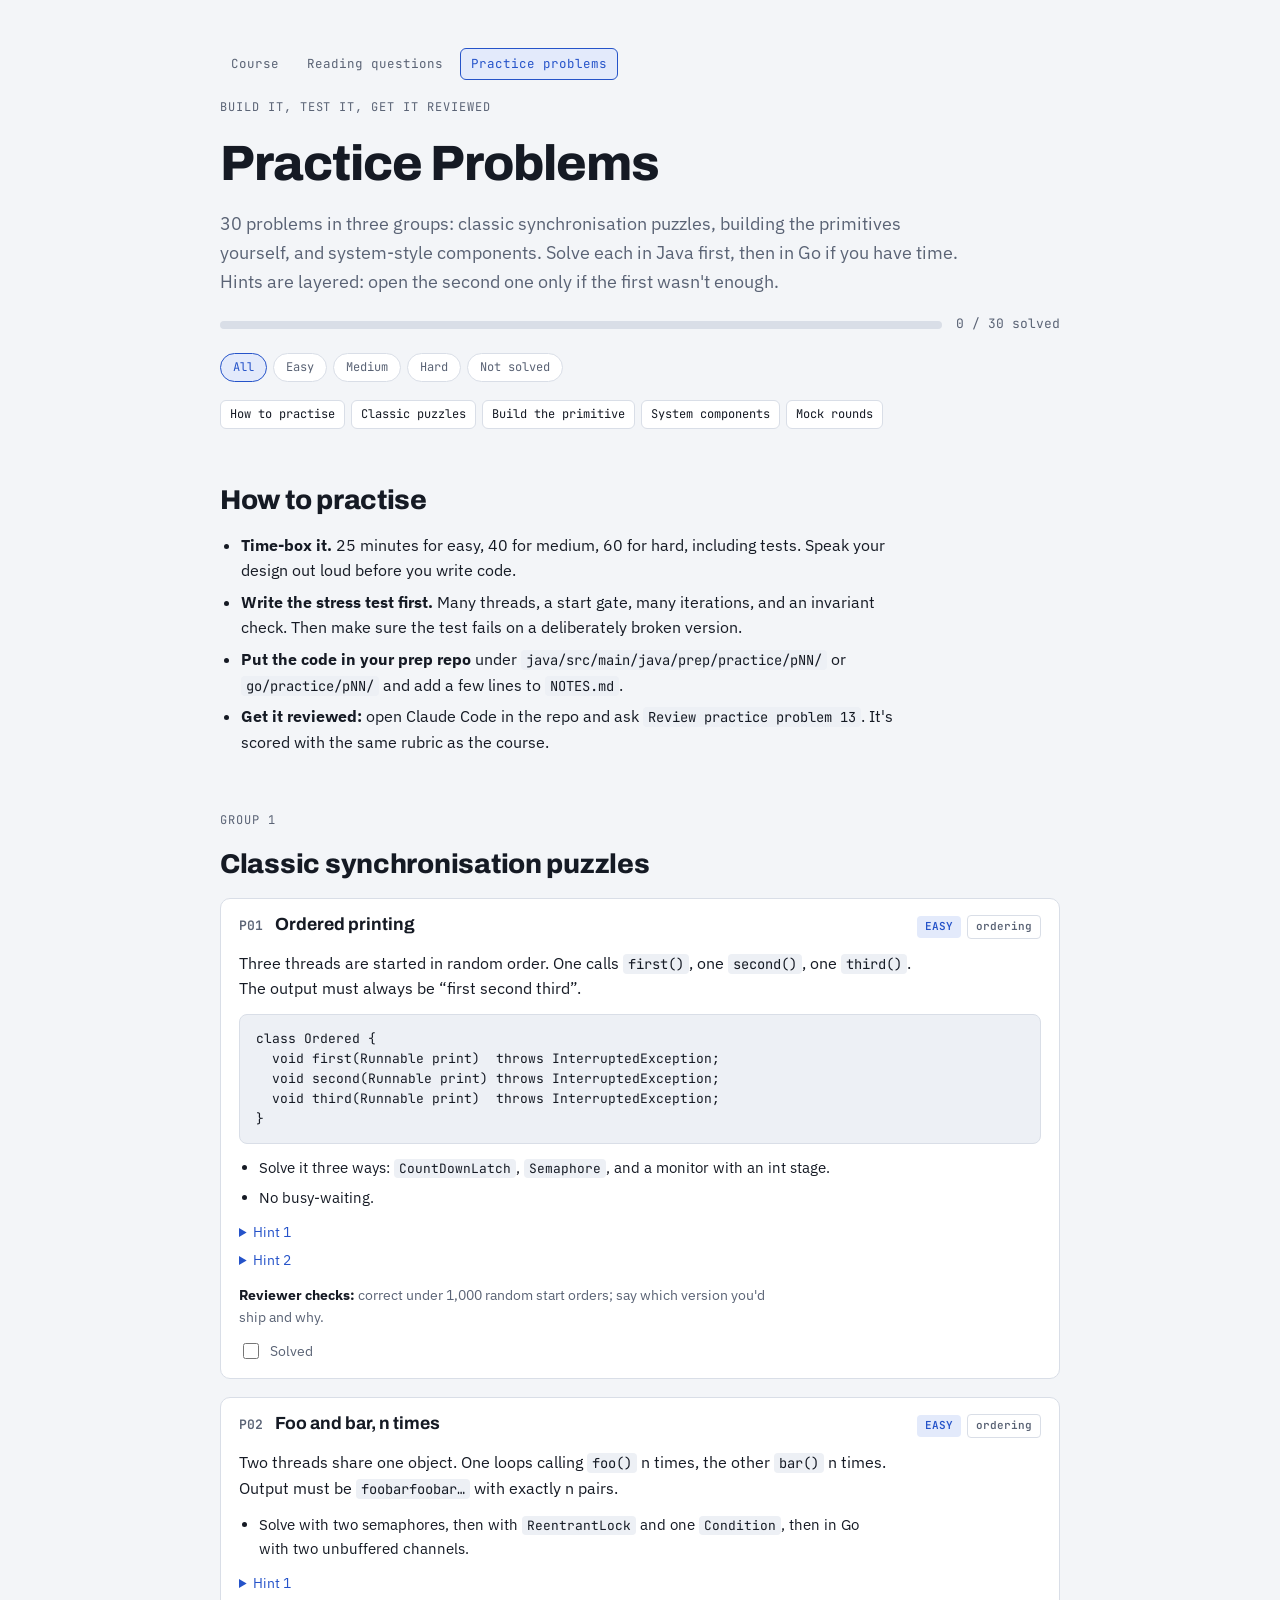
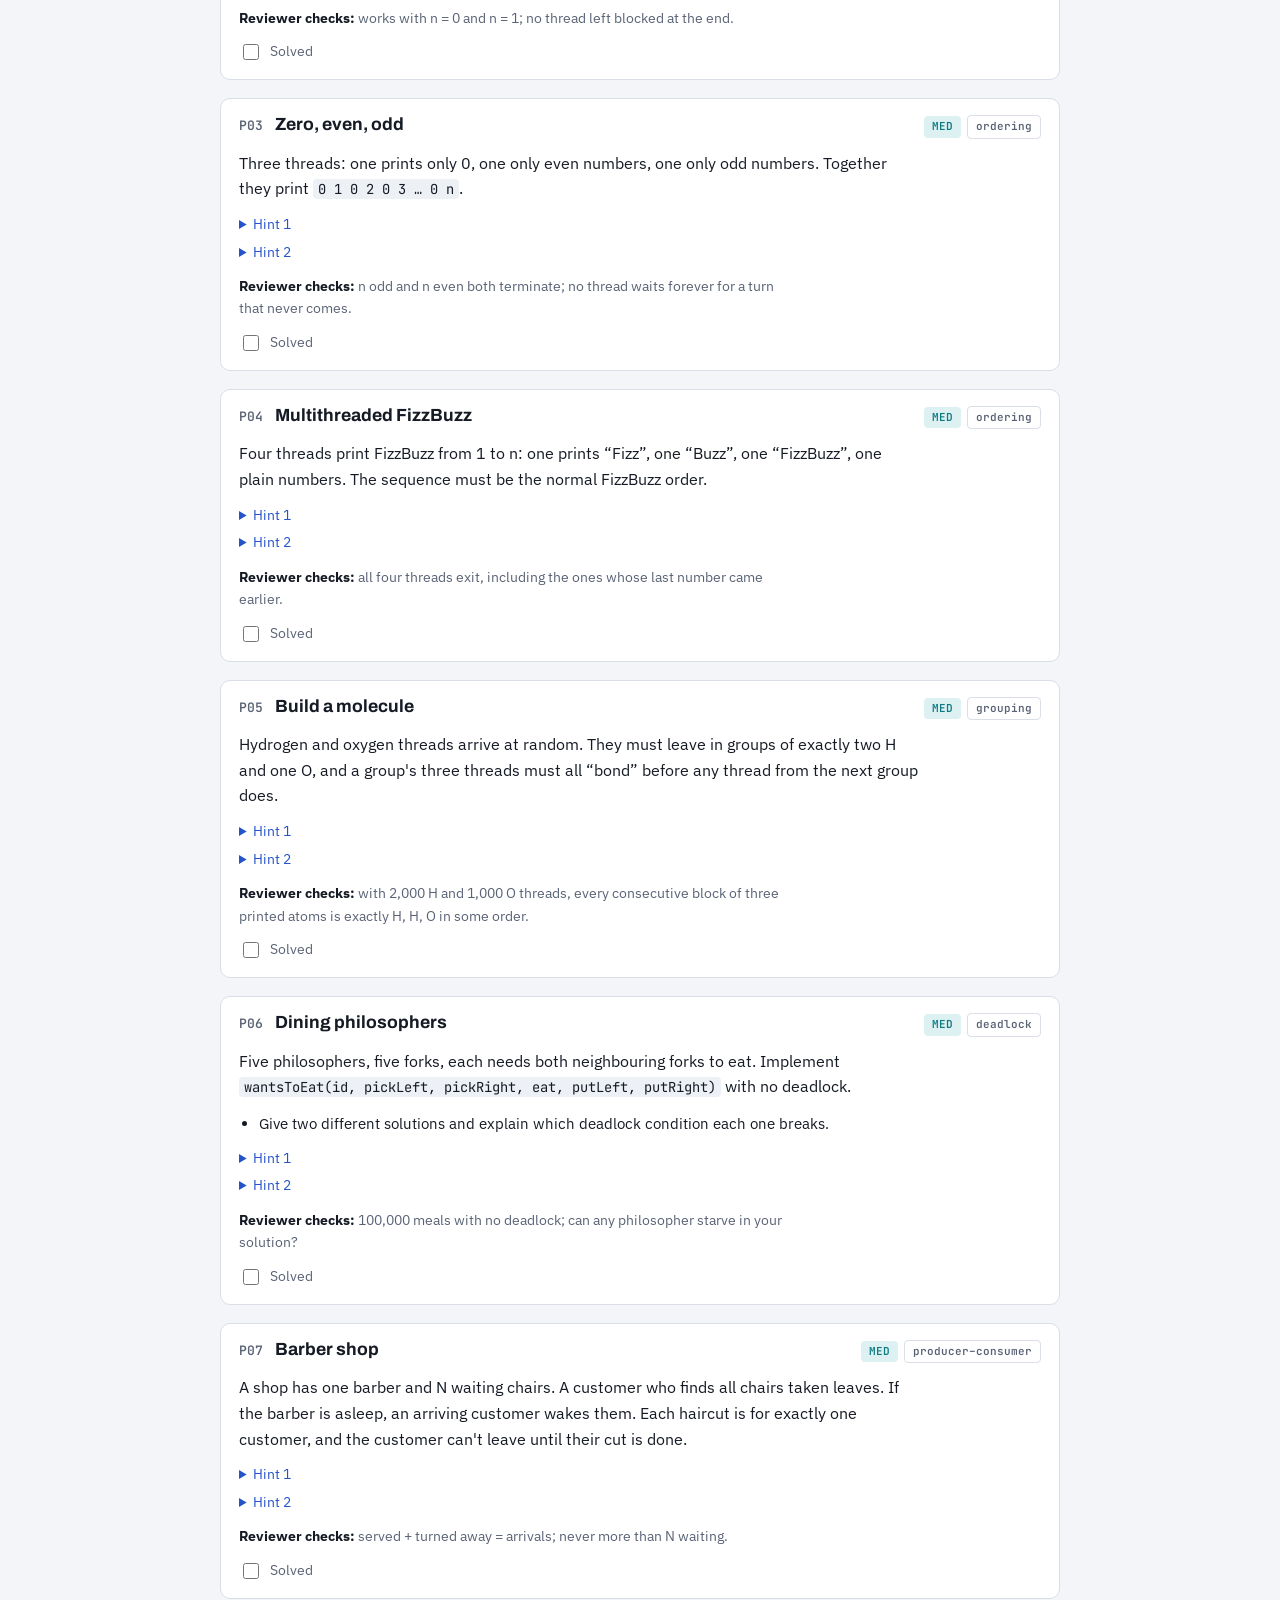
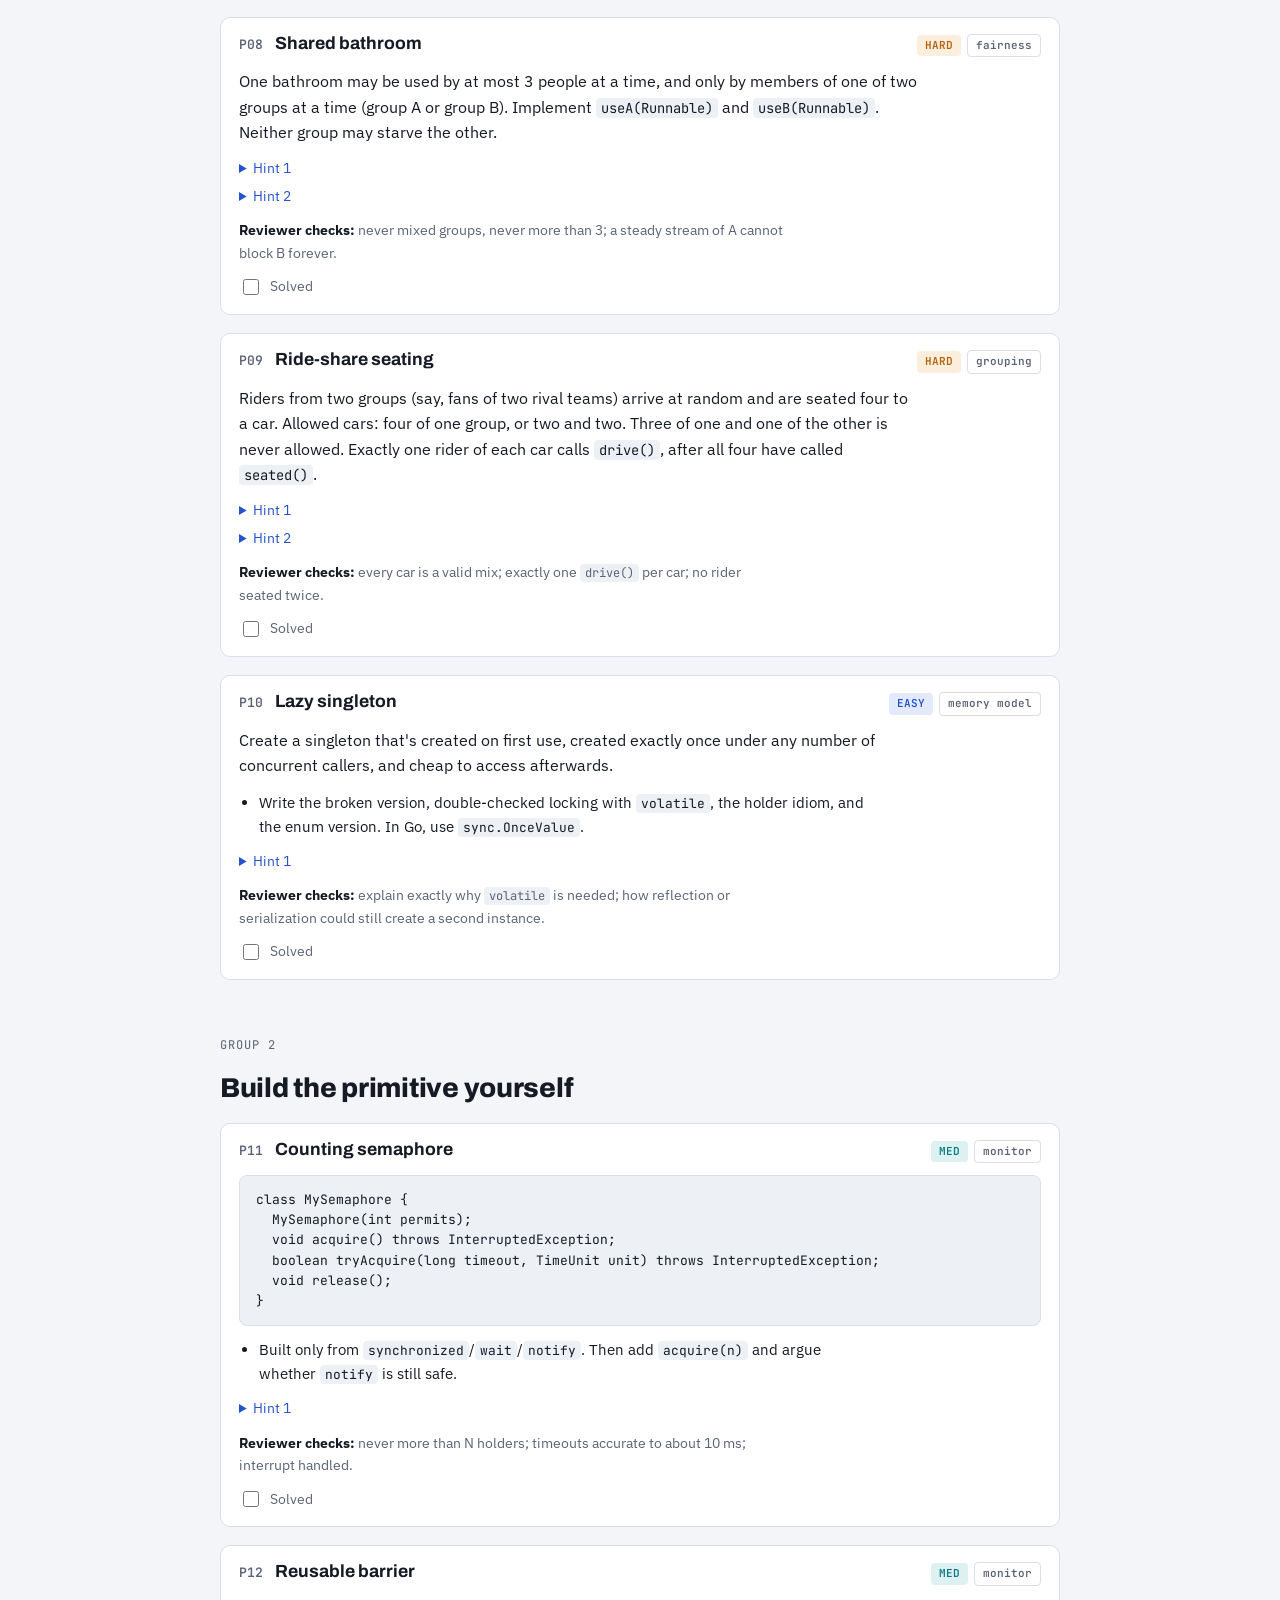
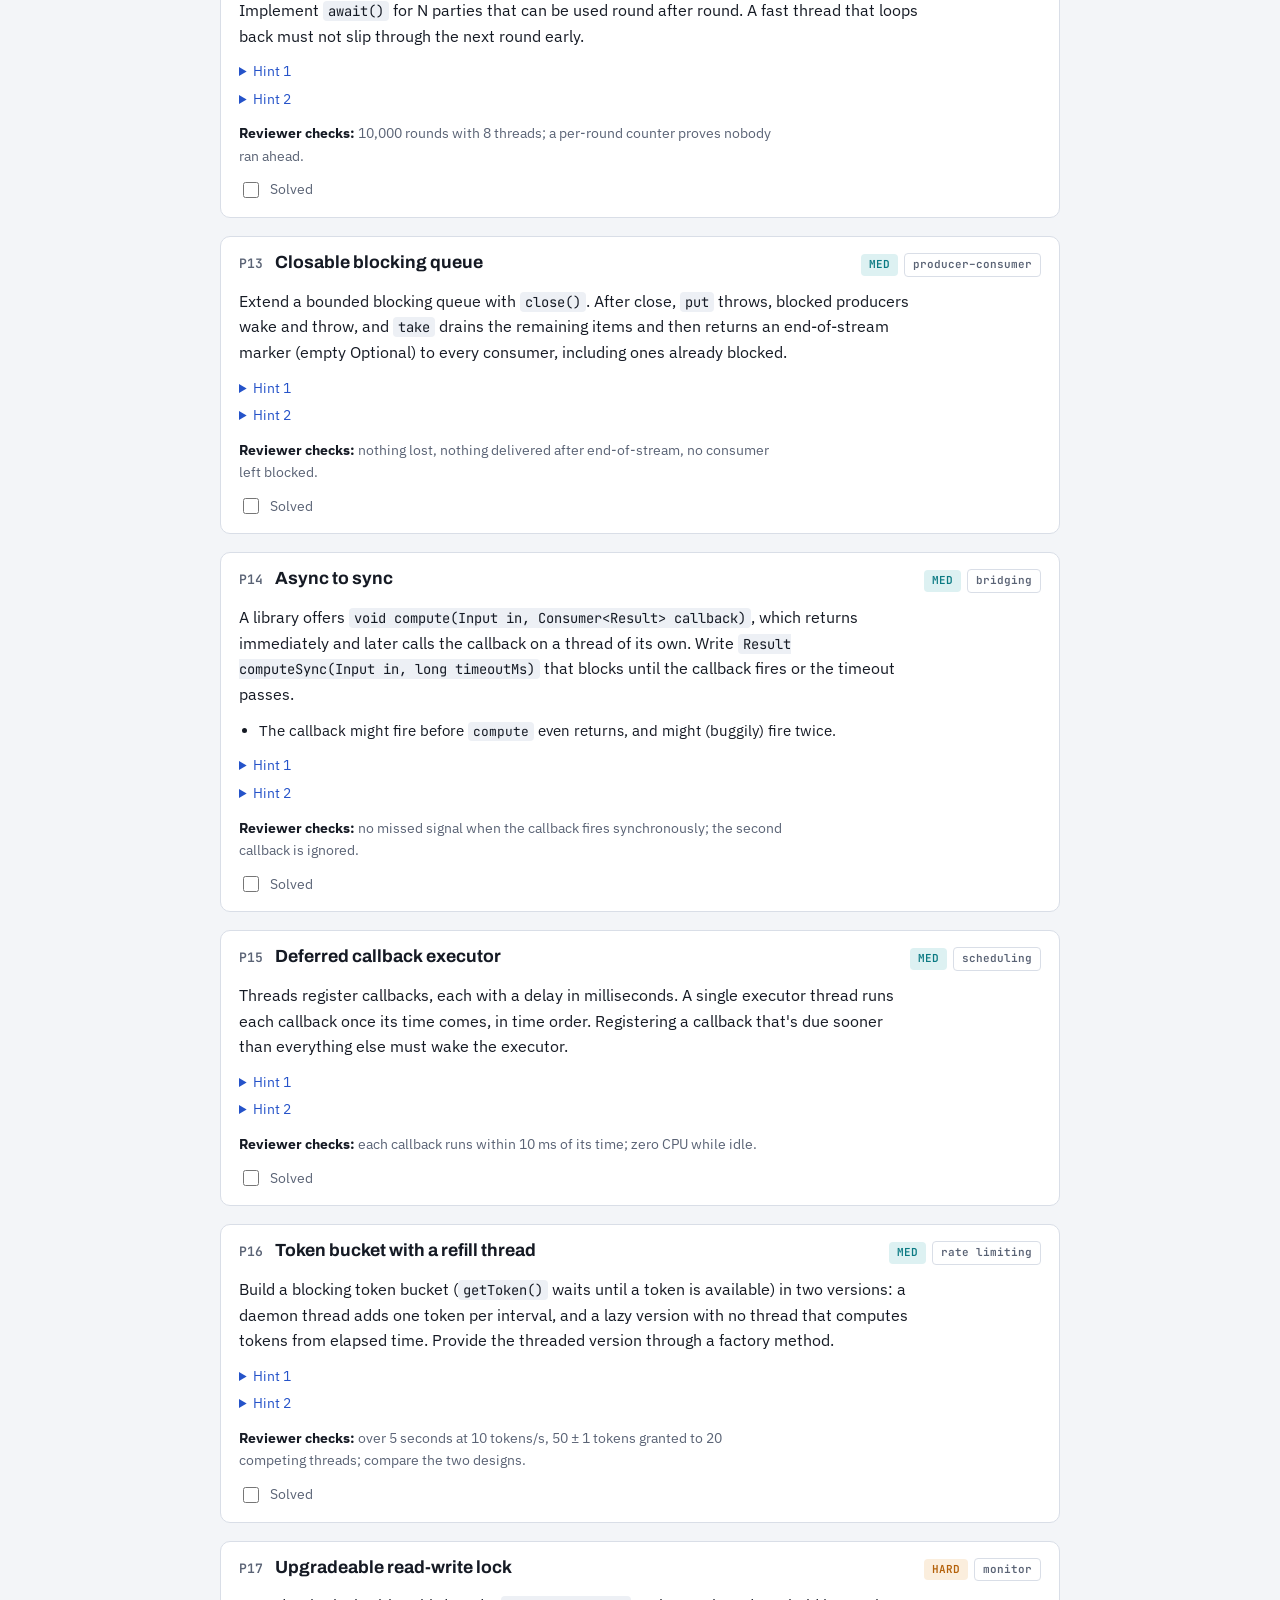
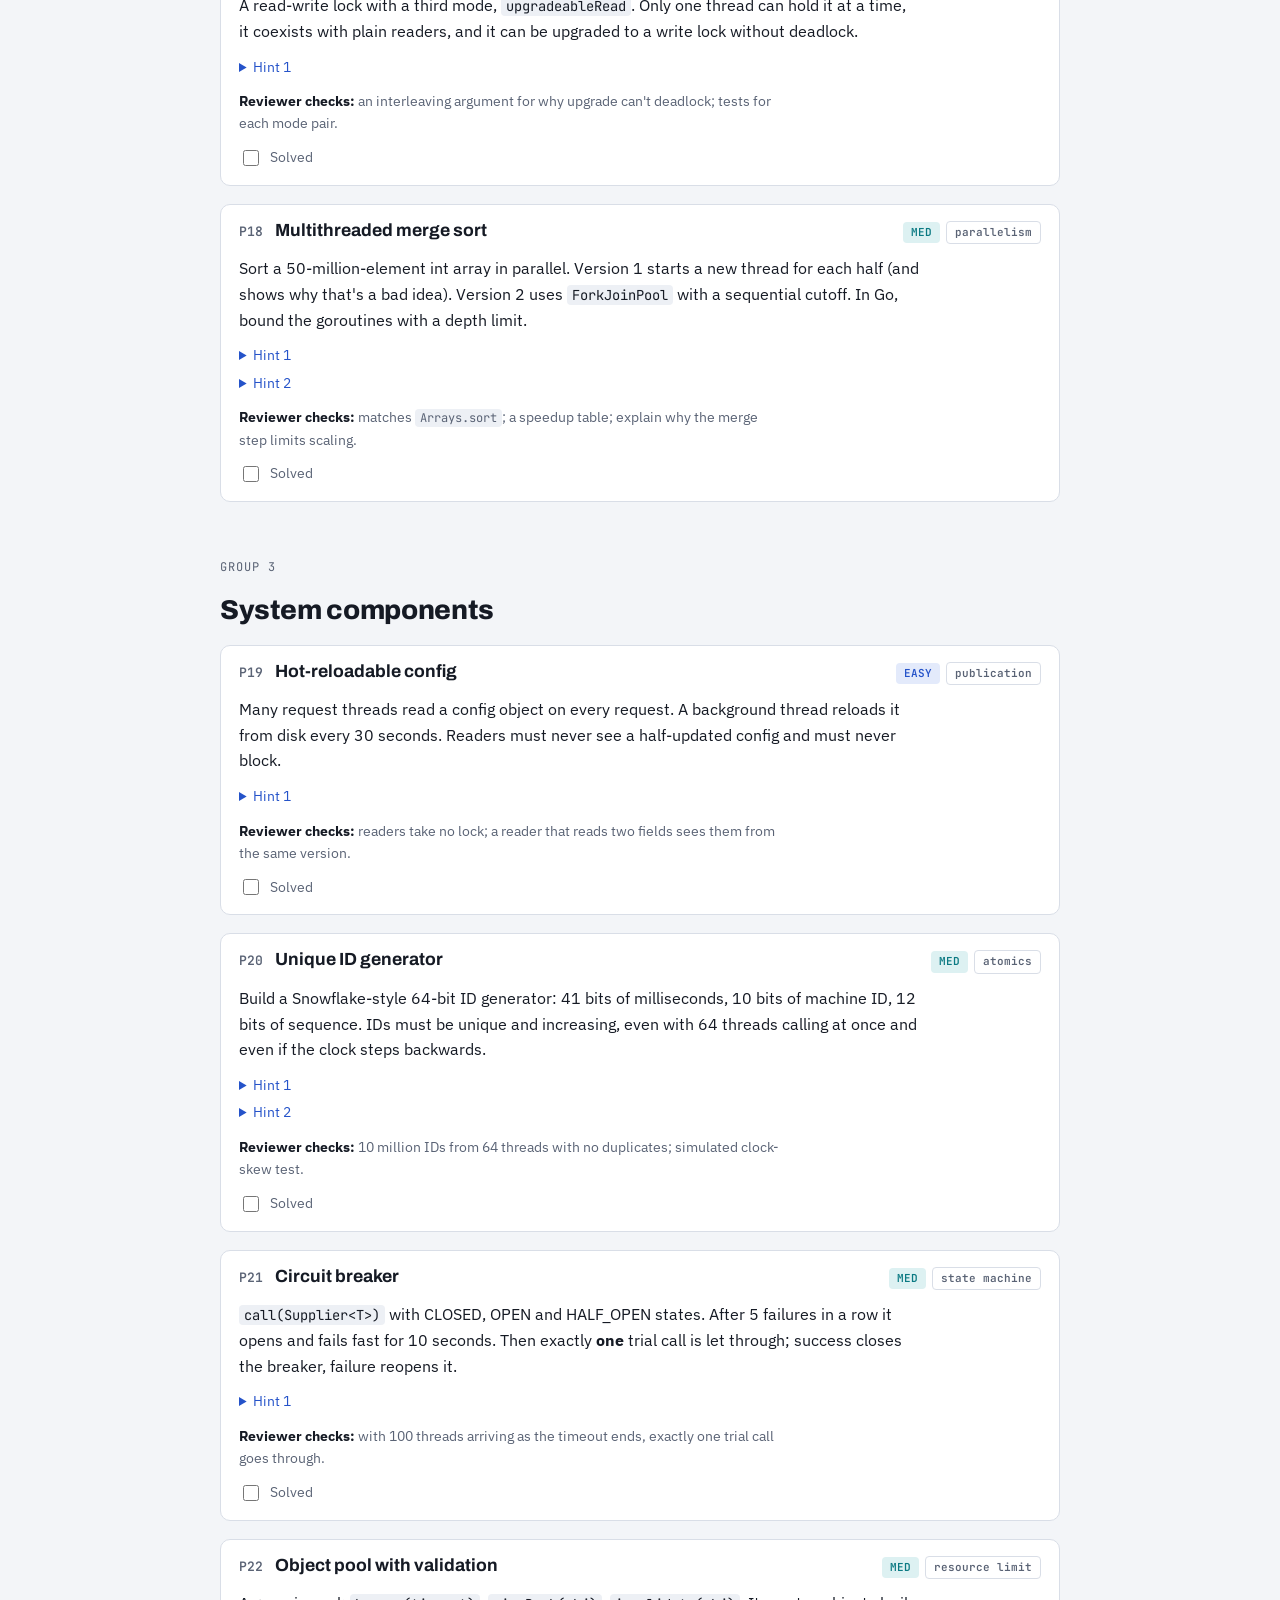
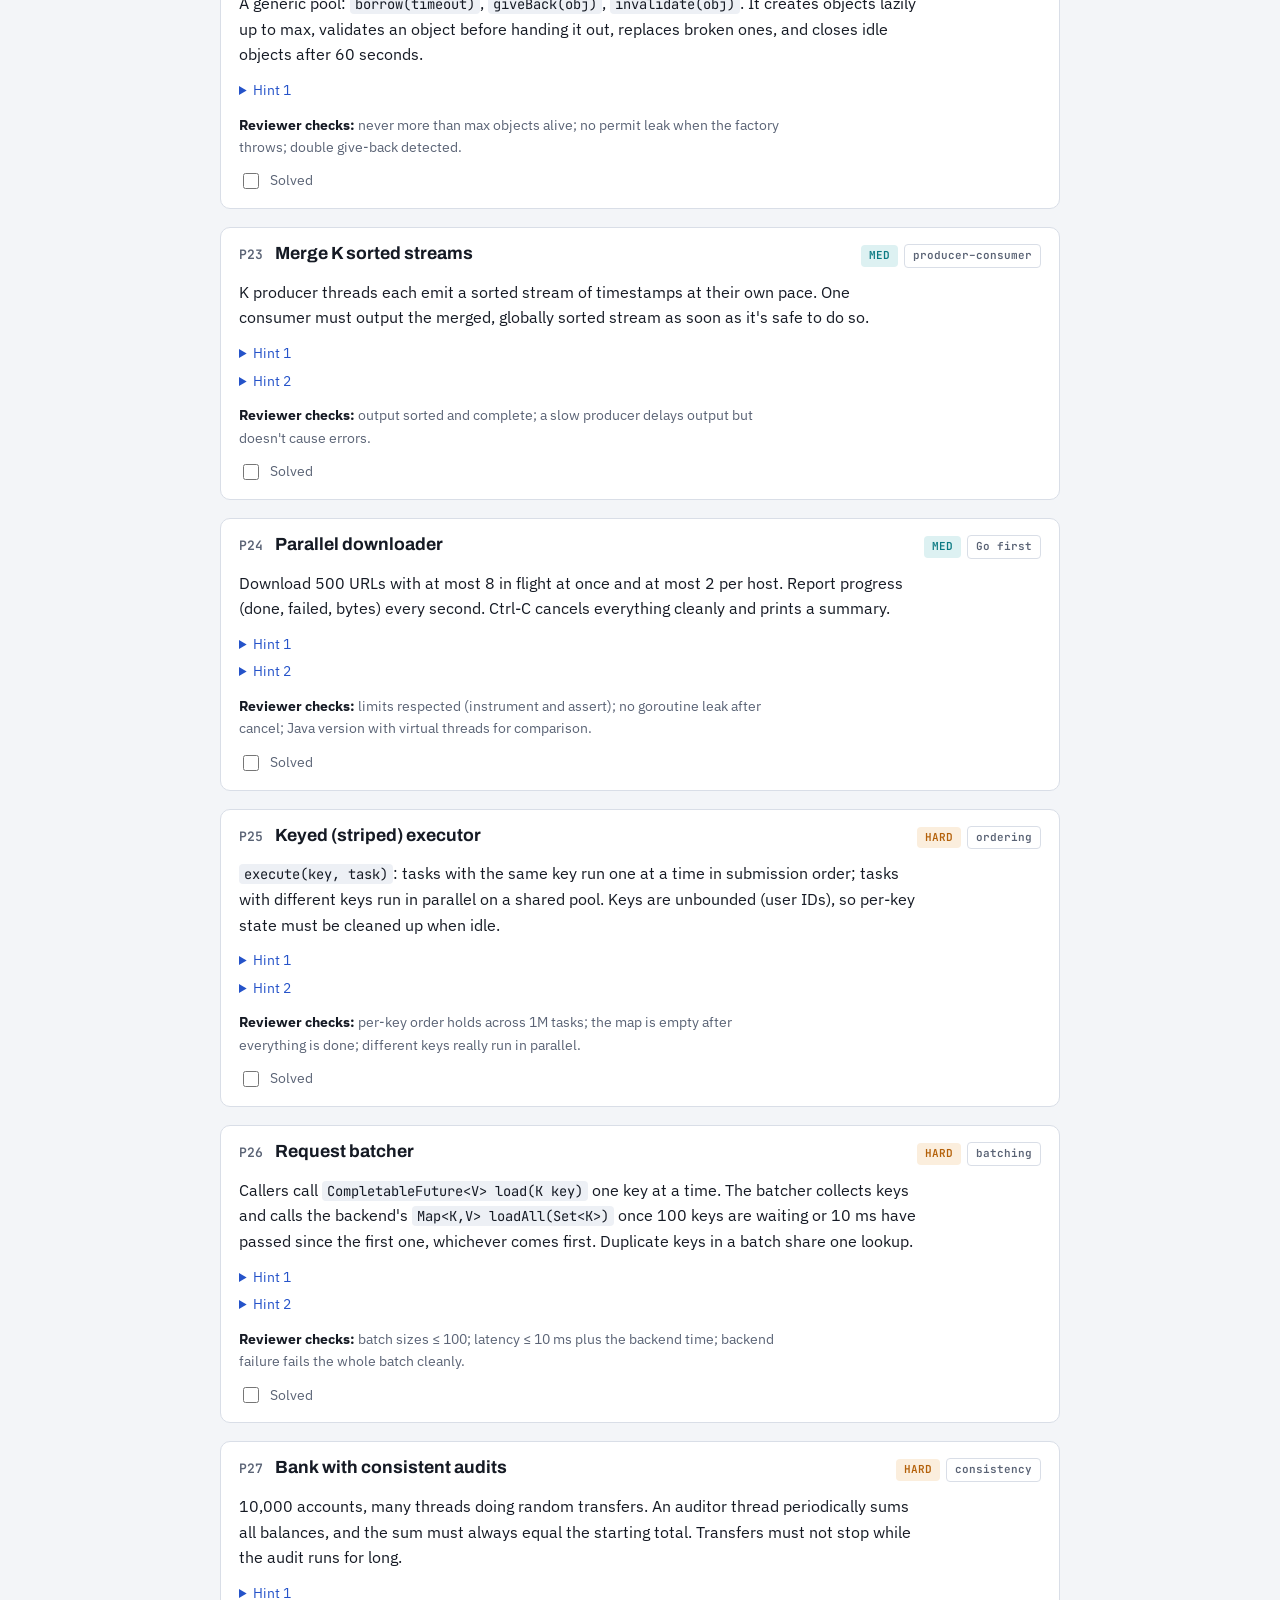
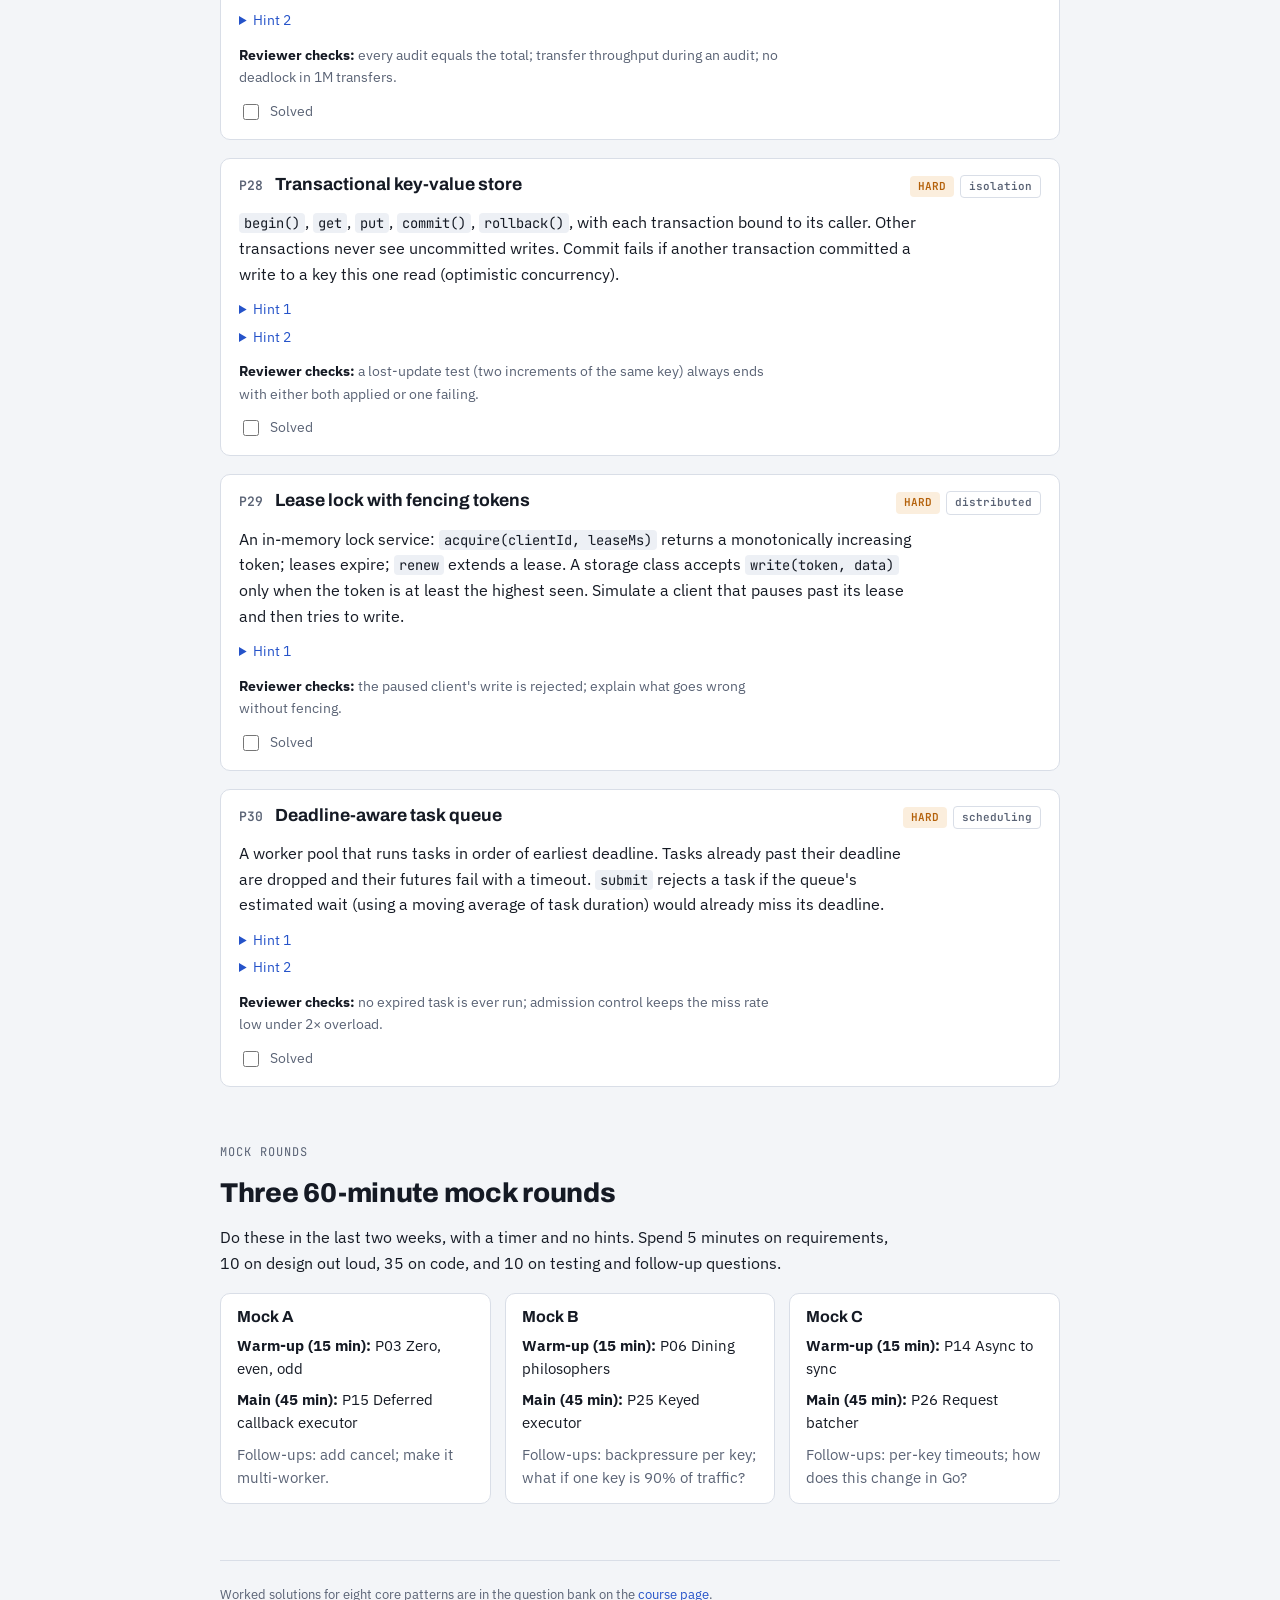
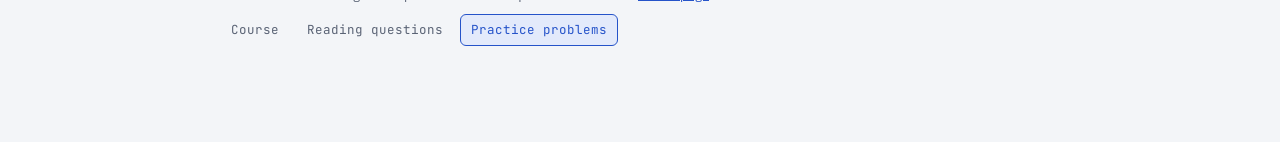
<file: concurrency-prep/practice.html>
<!doctype html>
<html lang="en">
<head>
<meta charset="utf-8">
<meta name="viewport" content="width=device-width, initial-scale=1, viewport-fit=cover">
<title>Concurrency Practice Problems</title>
<link rel="preconnect" href="https://fonts.googleapis.com">
<link rel="preconnect" href="https://fonts.gstatic.com" crossorigin>
<link rel="stylesheet" href="https://fonts.googleapis.com/css2?family=Archivo:wght@500;700;800&family=IBM+Plex+Sans:ital,wght@0,400;0,500;0,600;1,400&family=JetBrains+Mono:wght@400;600&display=swap">
<link rel="stylesheet" href="style.css">
<style>
.sitenav { display: flex; flex-wrap: wrap; gap: 6px; align-items: center; }
.sitenav a { font-family: var(--f-mono); font-size: 12.5px; text-decoration: none; color: var(--muted); padding: 5px 10px; border-radius: 6px; border: 1px solid transparent; }
.sitenav a[aria-current="page"] { color: var(--accent); border-color: var(--accent); background: var(--accent-soft); }
.sitenav a:hover, .sitenav a:focus-visible { color: var(--accent); outline: none; }
.filters { display: flex; flex-wrap: wrap; gap: 6px; }
.filters button { font: inherit; font-family: var(--f-mono); font-size: 12px; background: var(--surface); color: var(--muted); border: 1px solid var(--line); border-radius: 999px; padding: 4px 12px; cursor: pointer; }
.filters button[aria-pressed="true"] { color: var(--accent); border-color: var(--accent); background: var(--accent-soft); }
.filters button:focus-visible { outline: 2px solid var(--accent); outline-offset: 2px; }
.group { display: flex; flex-direction: column; gap: 18px; }
.prob { border: 1px solid var(--line); border-radius: 10px; background: var(--surface); padding: 16px 18px; display: flex; flex-direction: column; gap: 12px; min-width: 0; }
.prob.done { border-color: color-mix(in srgb, var(--go) 50%, var(--line)); }
.phead { display: grid; grid-template-columns: auto 1fr auto; gap: 12px; align-items: baseline; }
.phead .pnum { font-family: var(--f-mono); font-size: 13px; font-weight: 600; color: var(--muted); font-variant-numeric: tabular-nums; }
.phead h3 { font-size: 1.1rem; }
.pmeta { display: flex; gap: 6px; align-items: center; flex-wrap: wrap; justify-content: flex-end; }
.pill { font-family: var(--f-mono); font-size: 11px; font-weight: 600; padding: 2px 8px; border-radius: 4px; white-space: nowrap; }
.pill.e { color: var(--accent); background: var(--accent-soft); }
.pill.m { color: var(--go); background: var(--go-soft); }
.pill.h { color: var(--warn); background: var(--warn-soft); }
.pill.t { color: var(--muted); border: 1px solid var(--line); }
@media (max-width: 560px) { .phead { grid-template-columns: auto 1fr; } .pmeta { grid-column: 1 / -1; justify-content: flex-start; } }
.prob ul { font-size: 15px; }
.prob .checks { font-size: 14px; color: var(--muted); }
.prob .checks b { color: var(--fg); }
.hints { display: flex; flex-direction: column; gap: 6px; }
.hints details > summary { cursor: pointer; font-size: 13.5px; color: var(--accent); width: fit-content; }
.hints details > summary:focus-visible { outline: 2px solid var(--accent); outline-offset: 2px; }
.hints details p { font-size: 14.5px; margin-top: 4px; }
.solved { display: flex; gap: 8px; align-items: center; font-size: 13.5px; color: var(--muted); cursor: pointer; width: fit-content; }
.solved input { width: 16px; height: 16px; accent-color: var(--go); cursor: pointer; }
.mock { display: grid; grid-template-columns: repeat(3, 1fr); gap: 14px; }
.mock > div { min-width: 0; border: 1px solid var(--line); border-radius: 10px; background: var(--surface); padding: 14px 16px; display: flex; flex-direction: column; gap: 8px; font-size: 14.5px; }
.mock h3 { font-size: 1rem; }
@media (max-width: 760px) { .mock { grid-template-columns: 1fr; } }
</style>
</head>
<body>
<div class="wrap">

<header class="hero">
  <nav class="sitenav" aria-label="Course pages">
    <a href="./">Course</a><a href="reading.html">Reading questions</a><a href="practice.html" aria-current="page">Practice problems</a>
  </nav>
  <span class="eyebrow">Build it, test it, get it reviewed</span>
  <h1>Practice Problems</h1>
  <p class="lede">30 problems in three groups: classic synchronisation puzzles, building the primitives yourself, and system-style components. Solve each in Java first, then in Go if you have time. Hints are layered: open the second one only if the first wasn't enough.</p>
  <div class="progress">
    <div class="bar" aria-hidden="true"><span id="bar"></span></div>
    <span class="count" id="count">0 / 0 solved</span>
  </div>
  <div class="filters" role="group" aria-label="Filter by difficulty">
    <button type="button" data-f="all" aria-pressed="true">All</button>
    <button type="button" data-f="e" aria-pressed="false">Easy</button>
    <button type="button" data-f="m" aria-pressed="false">Medium</button>
    <button type="button" data-f="h" aria-pressed="false">Hard</button>
    <button type="button" data-f="todo" aria-pressed="false">Not solved</button>
  </div>
  <nav class="toc" aria-label="Sections">
    <a href="#how">How to practise</a><a href="#g1">Classic puzzles</a><a href="#g2">Build the primitive</a><a href="#g3">System components</a><a href="#mock">Mock rounds</a>
  </nav>
</header>

<section id="how" class="stack">
  <h2>How to practise</h2>
  <ul>
    <li><b>Time-box it.</b> 25 minutes for easy, 40 for medium, 60 for hard, including tests. Speak your design out loud before you write code.</li>
    <li><b>Write the stress test first.</b> Many threads, a start gate, many iterations, and an invariant check. Then make sure the test fails on a deliberately broken version.</li>
    <li><b>Put the code in your prep repo</b> under <code>java/src/main/java/prep/practice/pNN/</code> or <code>go/practice/pNN/</code> and add a few lines to <code>NOTES.md</code>.</li>
    <li><b>Get it reviewed:</b> open Claude Code in the repo and ask <code>Review practice problem 13</code>. It's scored with the same rubric as the course.</li>
  </ul>
</section>

<!-- ================= GROUP 1 ================= -->
<section class="group" id="g1">
  <span class="eyebrow">Group 1</span>
  <h2>Classic synchronisation puzzles</h2>

  <article class="prob" data-level="e" id="p1">
    <div class="phead"><span class="pnum">P01</span><h3>Ordered printing</h3><div class="pmeta"><span class="pill e">EASY</span><span class="pill t">ordering</span></div></div>
    <p>Three threads are started in random order. One calls <code>first()</code>, one <code>second()</code>, one <code>third()</code>. The output must always be “first second third”.</p>
<pre><code>class Ordered {
  void first(Runnable print)  throws InterruptedException;
  void second(Runnable print) throws InterruptedException;
  void third(Runnable print)  throws InterruptedException;
}</code></pre>
    <ul><li>Solve it three ways: <code>CountDownLatch</code>, <code>Semaphore</code>, and a monitor with an int stage.</li><li>No busy-waiting.</li></ul>
    <div class="hints"><details><summary>Hint 1</summary><p>You need two “gates”: after first, after second.</p></details><details><summary>Hint 2</summary><p>With a monitor: <code>while (stage != 2) wait();</code> then print, increment, <code>notifyAll()</code>.</p></details></div>
    <p class="checks"><b>Reviewer checks:</b> correct under 1,000 random start orders; say which version you'd ship and why.</p>
    <label class="solved"><input type="checkbox" id="s1"> Solved</label>
  </article>

  <article class="prob" data-level="e" id="p2">
    <div class="phead"><span class="pnum">P02</span><h3>Foo and bar, n times</h3><div class="pmeta"><span class="pill e">EASY</span><span class="pill t">ordering</span></div></div>
    <p>Two threads share one object. One loops calling <code>foo()</code> n times, the other <code>bar()</code> n times. Output must be <code>foobarfoobar…</code> with exactly n pairs.</p>
    <ul><li>Solve with two semaphores, then with <code>ReentrantLock</code> and one <code>Condition</code>, then in Go with two unbuffered channels.</li></ul>
    <div class="hints"><details><summary>Hint 1</summary><p>Semaphores <code>fooTurn = 1</code>, <code>barTurn = 0</code>. Each side acquires its own and releases the other's.</p></details></div>
    <p class="checks"><b>Reviewer checks:</b> works with n = 0 and n = 1; no thread left blocked at the end.</p>
    <label class="solved"><input type="checkbox" id="s2"> Solved</label>
  </article>

  <article class="prob" data-level="m" id="p3">
    <div class="phead"><span class="pnum">P03</span><h3>Zero, even, odd</h3><div class="pmeta"><span class="pill m">MED</span><span class="pill t">ordering</span></div></div>
    <p>Three threads: one prints only 0, one only even numbers, one only odd numbers. Together they print <code>0 1 0 2 0 3 … 0 n</code>.</p>
    <div class="hints"><details><summary>Hint 1</summary><p>The zero thread is the conductor: it prints 0 and then decides who goes next.</p></details><details><summary>Hint 2</summary><p>Three semaphores (zero = 1, odd = 0, even = 0). The odd and even threads release zero when done.</p></details></div>
    <p class="checks"><b>Reviewer checks:</b> n odd and n even both terminate; no thread waits forever for a turn that never comes.</p>
    <label class="solved"><input type="checkbox" id="s3"> Solved</label>
  </article>

  <article class="prob" data-level="m" id="p4">
    <div class="phead"><span class="pnum">P04</span><h3>Multithreaded FizzBuzz</h3><div class="pmeta"><span class="pill m">MED</span><span class="pill t">ordering</span></div></div>
    <p>Four threads print FizzBuzz from 1 to n: one prints “Fizz”, one “Buzz”, one “FizzBuzz”, one plain numbers. The sequence must be the normal FizzBuzz order.</p>
    <div class="hints"><details><summary>Hint 1</summary><p>Share one counter under a monitor. Each thread waits until the counter is a number it owns, or is past n.</p></details><details><summary>Hint 2</summary><p>Use <code>notifyAll</code>: the next owner can be any of the three other threads.</p></details></div>
    <p class="checks"><b>Reviewer checks:</b> all four threads exit, including the ones whose last number came earlier.</p>
    <label class="solved"><input type="checkbox" id="s4"> Solved</label>
  </article>

  <article class="prob" data-level="m" id="p5">
    <div class="phead"><span class="pnum">P05</span><h3>Build a molecule</h3><div class="pmeta"><span class="pill m">MED</span><span class="pill t">grouping</span></div></div>
    <p>Hydrogen and oxygen threads arrive at random. They must leave in groups of exactly two H and one O, and a group's three threads must all “bond” before any thread from the next group does.</p>
    <div class="hints"><details><summary>Hint 1</summary><p>Admission: <code>Semaphore h = 2</code>, <code>Semaphore o = 1</code>.</p></details><details><summary>Hint 2</summary><p>A <code>CyclicBarrier(3)</code> whose barrier action releases 2 H permits and 1 O permit for the next group.</p></details></div>
    <p class="checks"><b>Reviewer checks:</b> with 2,000 H and 1,000 O threads, every consecutive block of three printed atoms is exactly H, H, O in some order.</p>
    <label class="solved"><input type="checkbox" id="s5"> Solved</label>
  </article>

  <article class="prob" data-level="m" id="p6">
    <div class="phead"><span class="pnum">P06</span><h3>Dining philosophers</h3><div class="pmeta"><span class="pill m">MED</span><span class="pill t">deadlock</span></div></div>
    <p>Five philosophers, five forks, each needs both neighbouring forks to eat. Implement <code>wantsToEat(id, pickLeft, pickRight, eat, putLeft, putRight)</code> with no deadlock.</p>
    <ul><li>Give two different solutions and explain which deadlock condition each one breaks.</li></ul>
    <div class="hints"><details><summary>Hint 1</summary><p>Resource ordering: always pick up the lower-numbered fork first.</p></details><details><summary>Hint 2</summary><p>Or limit the table: a <code>Semaphore(4)</code> so at most four philosophers try at once.</p></details></div>
    <p class="checks"><b>Reviewer checks:</b> 100,000 meals with no deadlock; can any philosopher starve in your solution?</p>
    <label class="solved"><input type="checkbox" id="s6"> Solved</label>
  </article>

  <article class="prob" data-level="m" id="p7">
    <div class="phead"><span class="pnum">P07</span><h3>Barber shop</h3><div class="pmeta"><span class="pill m">MED</span><span class="pill t">producer–consumer</span></div></div>
    <p>A shop has one barber and N waiting chairs. A customer who finds all chairs taken leaves. If the barber is asleep, an arriving customer wakes them. Each haircut is for exactly one customer, and the customer can't leave until their cut is done.</p>
    <div class="hints"><details><summary>Hint 1</summary><p>State under a lock: waiting count. Semaphores: customers waiting, barber ready, haircut done.</p></details><details><summary>Hint 2</summary><p>Extend to K barbers. What changes, and what doesn't?</p></details></div>
    <p class="checks"><b>Reviewer checks:</b> served + turned away = arrivals; never more than N waiting.</p>
    <label class="solved"><input type="checkbox" id="s7"> Solved</label>
  </article>

  <article class="prob" data-level="h" id="p8">
    <div class="phead"><span class="pnum">P08</span><h3>Shared bathroom</h3><div class="pmeta"><span class="pill h">HARD</span><span class="pill t">fairness</span></div></div>
    <p>One bathroom may be used by at most 3 people at a time, and only by members of one of two groups at a time (group A or group B). Implement <code>useA(Runnable)</code> and <code>useB(Runnable)</code>. Neither group may starve the other.</p>
    <div class="hints"><details><summary>Hint 1</summary><p>State: current group, number inside, number of each group waiting. Plus a <code>Semaphore(3)</code> for capacity.</p></details><details><summary>Hint 2</summary><p>To avoid starvation, stop admitting the current group once the other group has someone waiting (like a writer-preferring RW lock).</p></details></div>
    <p class="checks"><b>Reviewer checks:</b> never mixed groups, never more than 3; a steady stream of A cannot block B forever.</p>
    <label class="solved"><input type="checkbox" id="s8"> Solved</label>
  </article>

  <article class="prob" data-level="h" id="p9">
    <div class="phead"><span class="pnum">P09</span><h3>Ride-share seating</h3><div class="pmeta"><span class="pill h">HARD</span><span class="pill t">grouping</span></div></div>
    <p>Riders from two groups (say, fans of two rival teams) arrive at random and are seated four to a car. Allowed cars: four of one group, or two and two. Three of one and one of the other is never allowed. Exactly one rider of each car calls <code>drive()</code>, after all four have called <code>seated()</code>.</p>
    <div class="hints"><details><summary>Hint 1</summary><p>A lock guards the counts of each group waiting. The arriving rider who completes a valid four becomes the driver and releases the other three.</p></details><details><summary>Hint 2</summary><p>One semaphore per group to release chosen riders, and a <code>CyclicBarrier(4)</code> so the driver waits until everyone is seated.</p></details></div>
    <p class="checks"><b>Reviewer checks:</b> every car is a valid mix; exactly one <code>drive()</code> per car; no rider seated twice.</p>
    <label class="solved"><input type="checkbox" id="s9"> Solved</label>
  </article>

  <article class="prob" data-level="e" id="p10">
    <div class="phead"><span class="pnum">P10</span><h3>Lazy singleton</h3><div class="pmeta"><span class="pill e">EASY</span><span class="pill t">memory model</span></div></div>
    <p>Create a singleton that's created on first use, created exactly once under any number of concurrent callers, and cheap to access afterwards.</p>
    <ul><li>Write the broken version, double-checked locking with <code>volatile</code>, the holder idiom, and the enum version. In Go, use <code>sync.OnceValue</code>.</li></ul>
    <div class="hints"><details><summary>Hint 1</summary><p>Count constructor calls with an AtomicInteger and release 64 threads through a latch at once.</p></details></div>
    <p class="checks"><b>Reviewer checks:</b> explain exactly why <code>volatile</code> is needed; how reflection or serialization could still create a second instance.</p>
    <label class="solved"><input type="checkbox" id="s10"> Solved</label>
  </article>
</section>

<!-- ================= GROUP 2 ================= -->
<section class="group" id="g2">
  <span class="eyebrow">Group 2</span>
  <h2>Build the primitive yourself</h2>

  <article class="prob" data-level="m" id="p11">
    <div class="phead"><span class="pnum">P11</span><h3>Counting semaphore</h3><div class="pmeta"><span class="pill m">MED</span><span class="pill t">monitor</span></div></div>
<pre><code>class MySemaphore {
  MySemaphore(int permits);
  void acquire() throws InterruptedException;
  boolean tryAcquire(long timeout, TimeUnit unit) throws InterruptedException;
  void release();
}</code></pre>
    <ul><li>Built only from <code>synchronized</code>/<code>wait</code>/<code>notify</code>. Then add <code>acquire(n)</code> and argue whether <code>notify</code> is still safe.</li></ul>
    <div class="hints"><details><summary>Hint 1</summary><p>With <code>acquire(n)</code>, a single notify can wake a thread needing 5 permits when only 1 is free, and the signal is lost. Use notifyAll.</p></details></div>
    <p class="checks"><b>Reviewer checks:</b> never more than N holders; timeouts accurate to about 10 ms; interrupt handled.</p>
    <label class="solved"><input type="checkbox" id="s11"> Solved</label>
  </article>

  <article class="prob" data-level="m" id="p12">
    <div class="phead"><span class="pnum">P12</span><h3>Reusable barrier</h3><div class="pmeta"><span class="pill m">MED</span><span class="pill t">monitor</span></div></div>
    <p>Implement <code>await()</code> for N parties that can be used round after round. A fast thread that loops back must not slip through the next round early.</p>
    <div class="hints"><details><summary>Hint 1</summary><p>Keep a generation number. Waiters remember the generation they arrived in and wait until it changes.</p></details><details><summary>Hint 2</summary><p>The last arriver resets the count, bumps the generation and calls notifyAll.</p></details></div>
    <p class="checks"><b>Reviewer checks:</b> 10,000 rounds with 8 threads; a per-round counter proves nobody ran ahead.</p>
    <label class="solved"><input type="checkbox" id="s12"> Solved</label>
  </article>

  <article class="prob" data-level="m" id="p13">
    <div class="phead"><span class="pnum">P13</span><h3>Closable blocking queue</h3><div class="pmeta"><span class="pill m">MED</span><span class="pill t">producer–consumer</span></div></div>
    <p>Extend a bounded blocking queue with <code>close()</code>. After close, <code>put</code> throws, blocked producers wake and throw, and <code>take</code> drains the remaining items and then returns an end-of-stream marker (empty Optional) to every consumer, including ones already blocked.</p>
    <div class="hints"><details><summary>Hint 1</summary><p>A <code>closed</code> flag under the same lock, and <code>signalAll</code> on both conditions in <code>close()</code>.</p></details><details><summary>Hint 2</summary><p>Compare with Go, where this is just <code>close(ch)</code> plus <code>v, ok := &lt;-ch</code>.</p></details></div>
    <p class="checks"><b>Reviewer checks:</b> nothing lost, nothing delivered after end-of-stream, no consumer left blocked.</p>
    <label class="solved"><input type="checkbox" id="s13"> Solved</label>
  </article>

  <article class="prob" data-level="m" id="p14">
    <div class="phead"><span class="pnum">P14</span><h3>Async to sync</h3><div class="pmeta"><span class="pill m">MED</span><span class="pill t">bridging</span></div></div>
    <p>A library offers <code>void compute(Input in, Consumer&lt;Result&gt; callback)</code>, which returns immediately and later calls the callback on a thread of its own. Write <code>Result computeSync(Input in, long timeoutMs)</code> that blocks until the callback fires or the timeout passes.</p>
    <ul><li>The callback might fire before <code>compute</code> even returns, and might (buggily) fire twice.</li></ul>
    <div class="hints"><details><summary>Hint 1</summary><p>A <code>CompletableFuture</code> or a <code>CountDownLatch(1)</code> plus a volatile result field; both remember a signal that arrives early.</p></details><details><summary>Hint 2</summary><p>On timeout, what happens if the callback fires later? Make sure that's harmless.</p></details></div>
    <p class="checks"><b>Reviewer checks:</b> no missed signal when the callback fires synchronously; the second callback is ignored.</p>
    <label class="solved"><input type="checkbox" id="s14"> Solved</label>
  </article>

  <article class="prob" data-level="m" id="p15">
    <div class="phead"><span class="pnum">P15</span><h3>Deferred callback executor</h3><div class="pmeta"><span class="pill m">MED</span><span class="pill t">scheduling</span></div></div>
    <p>Threads register callbacks, each with a delay in milliseconds. A single executor thread runs each callback once its time comes, in time order. Registering a callback that's due sooner than everything else must wake the executor.</p>
    <div class="hints"><details><summary>Hint 1</summary><p>A min-heap by due time and one Condition. The executor sleeps with <code>awaitNanos(head.due − now)</code>.</p></details><details><summary>Hint 2</summary><p>Always recompute the wait after waking: it may be a new earlier head, a spurious wakeup, or the real deadline.</p></details></div>
    <p class="checks"><b>Reviewer checks:</b> each callback runs within 10 ms of its time; zero CPU while idle.</p>
    <label class="solved"><input type="checkbox" id="s15"> Solved</label>
  </article>

  <article class="prob" data-level="m" id="p16">
    <div class="phead"><span class="pnum">P16</span><h3>Token bucket with a refill thread</h3><div class="pmeta"><span class="pill m">MED</span><span class="pill t">rate limiting</span></div></div>
    <p>Build a blocking token bucket (<code>getToken()</code> waits until a token is available) in two versions: a daemon thread adds one token per interval, and a lazy version with no thread that computes tokens from elapsed time. Provide the threaded version through a factory method.</p>
    <div class="hints"><details><summary>Hint 1</summary><p>Why a factory? Starting a thread in a constructor lets <code>this</code> escape before construction finishes.</p></details><details><summary>Hint 2</summary><p>In the lazy version, a waiter can compute how long until the next token and sleep exactly that long, instead of polling.</p></details></div>
    <p class="checks"><b>Reviewer checks:</b> over 5 seconds at 10 tokens/s, 50 ± 1 tokens granted to 20 competing threads; compare the two designs.</p>
    <label class="solved"><input type="checkbox" id="s16"> Solved</label>
  </article>

  <article class="prob" data-level="h" id="p17">
    <div class="phead"><span class="pnum">P17</span><h3>Upgradeable read-write lock</h3><div class="pmeta"><span class="pill h">HARD</span><span class="pill t">monitor</span></div></div>
    <p>A read-write lock with a third mode, <code>upgradeableRead</code>. Only one thread can hold it at a time, it coexists with plain readers, and it can be upgraded to a write lock without deadlock.</p>
    <div class="hints"><details><summary>Hint 1</summary><p>Upgrade deadlock happens when two readers both try to upgrade. Allowing only one upgradeable holder removes that cycle.</p></details></div>
    <p class="checks"><b>Reviewer checks:</b> an interleaving argument for why upgrade can't deadlock; tests for each mode pair.</p>
    <label class="solved"><input type="checkbox" id="s17"> Solved</label>
  </article>

  <article class="prob" data-level="m" id="p18">
    <div class="phead"><span class="pnum">P18</span><h3>Multithreaded merge sort</h3><div class="pmeta"><span class="pill m">MED</span><span class="pill t">parallelism</span></div></div>
    <p>Sort a 50-million-element int array in parallel. Version 1 starts a new thread for each half (and shows why that's a bad idea). Version 2 uses <code>ForkJoinPool</code> with a sequential cutoff. In Go, bound the goroutines with a depth limit.</p>
    <div class="hints"><details><summary>Hint 1</summary><p>Share one scratch buffer across the whole sort instead of allocating one per merge.</p></details><details><summary>Hint 2</summary><p>Plot time against cutoff size (1K, 10K, 100K) and core count. Where does Amdahl show up?</p></details></div>
    <p class="checks"><b>Reviewer checks:</b> matches <code>Arrays.sort</code>; a speedup table; explain why the merge step limits scaling.</p>
    <label class="solved"><input type="checkbox" id="s18"> Solved</label>
  </article>
</section>

<!-- ================= GROUP 3 ================= -->
<section class="group" id="g3">
  <span class="eyebrow">Group 3</span>
  <h2>System components</h2>

  <article class="prob" data-level="e" id="p19">
    <div class="phead"><span class="pnum">P19</span><h3>Hot-reloadable config</h3><div class="pmeta"><span class="pill e">EASY</span><span class="pill t">publication</span></div></div>
    <p>Many request threads read a config object on every request. A background thread reloads it from disk every 30 seconds. Readers must never see a half-updated config and must never block.</p>
    <div class="hints"><details><summary>Hint 1</summary><p>Immutable config object plus an <code>AtomicReference</code> (or a volatile field), swapped in one write. This is the read-copy-update (RCU) pattern.</p></details></div>
    <p class="checks"><b>Reviewer checks:</b> readers take no lock; a reader that reads two fields sees them from the same version.</p>
    <label class="solved"><input type="checkbox" id="s19"> Solved</label>
  </article>

  <article class="prob" data-level="m" id="p20">
    <div class="phead"><span class="pnum">P20</span><h3>Unique ID generator</h3><div class="pmeta"><span class="pill m">MED</span><span class="pill t">atomics</span></div></div>
    <p>Build a Snowflake-style 64-bit ID generator: 41 bits of milliseconds, 10 bits of machine ID, 12 bits of sequence. IDs must be unique and increasing, even with 64 threads calling at once and even if the clock steps backwards.</p>
    <div class="hints"><details><summary>Hint 1</summary><p>Pack (lastMillis, sequence) into one <code>AtomicLong</code> and advance it with a CAS loop.</p></details><details><summary>Hint 2</summary><p>If the sequence overflows within a millisecond, move to the next millisecond. If the clock goes backwards, keep using the last timestamp.</p></details></div>
    <p class="checks"><b>Reviewer checks:</b> 10 million IDs from 64 threads with no duplicates; simulated clock-skew test.</p>
    <label class="solved"><input type="checkbox" id="s20"> Solved</label>
  </article>

  <article class="prob" data-level="m" id="p21">
    <div class="phead"><span class="pnum">P21</span><h3>Circuit breaker</h3><div class="pmeta"><span class="pill m">MED</span><span class="pill t">state machine</span></div></div>
    <p><code>call(Supplier&lt;T&gt;)</code> with CLOSED, OPEN and HALF_OPEN states. After 5 failures in a row it opens and fails fast for 10 seconds. Then exactly <b>one</b> trial call is let through; success closes the breaker, failure reopens it.</p>
    <div class="hints"><details><summary>Hint 1</summary><p>Use an <code>AtomicReference</code> to an immutable state record, updated by CAS, so exactly one thread wins the OPEN → HALF_OPEN transition.</p></details></div>
    <p class="checks"><b>Reviewer checks:</b> with 100 threads arriving as the timeout ends, exactly one trial call goes through.</p>
    <label class="solved"><input type="checkbox" id="s21"> Solved</label>
  </article>

  <article class="prob" data-level="m" id="p22">
    <div class="phead"><span class="pnum">P22</span><h3>Object pool with validation</h3><div class="pmeta"><span class="pill m">MED</span><span class="pill t">resource limit</span></div></div>
    <p>A generic pool: <code>borrow(timeout)</code>, <code>giveBack(obj)</code>, <code>invalidate(obj)</code>. It creates objects lazily up to max, validates an object before handing it out, replaces broken ones, and closes idle objects after 60 seconds.</p>
    <div class="hints"><details><summary>Hint 1</summary><p>A <code>Semaphore(max)</code> for capacity, and a concurrent deque of idle objects. Keep the semaphore and the deque consistent when creation throws.</p></details></div>
    <p class="checks"><b>Reviewer checks:</b> never more than max objects alive; no permit leak when the factory throws; double give-back detected.</p>
    <label class="solved"><input type="checkbox" id="s22"> Solved</label>
  </article>

  <article class="prob" data-level="m" id="p23">
    <div class="phead"><span class="pnum">P23</span><h3>Merge K sorted streams</h3><div class="pmeta"><span class="pill m">MED</span><span class="pill t">producer–consumer</span></div></div>
    <p>K producer threads each emit a sorted stream of timestamps at their own pace. One consumer must output the merged, globally sorted stream as soon as it's safe to do so.</p>
    <div class="hints"><details><summary>Hint 1</summary><p>You can only emit the smallest item once every producer has either given you its next item or finished. One small queue per producer plus a heap.</p></details><details><summary>Hint 2</summary><p>In Go this is a select-free loop: block on each producer's channel only when its head is empty.</p></details></div>
    <p class="checks"><b>Reviewer checks:</b> output sorted and complete; a slow producer delays output but doesn't cause errors.</p>
    <label class="solved"><input type="checkbox" id="s23"> Solved</label>
  </article>

  <article class="prob" data-level="m" id="p24">
    <div class="phead"><span class="pnum">P24</span><h3>Parallel downloader</h3><div class="pmeta"><span class="pill m">MED</span><span class="pill t">Go first</span></div></div>
    <p>Download 500 URLs with at most 8 in flight at once and at most 2 per host. Report progress (done, failed, bytes) every second. Ctrl-C cancels everything cleanly and prints a summary.</p>
    <div class="hints"><details><summary>Hint 1</summary><p>A global semaphore channel plus a map of per-host semaphores created lazily under a mutex.</p></details><details><summary>Hint 2</summary><p><code>signal.NotifyContext</code> for Ctrl-C; atomic counters read by a ticker goroutine.</p></details></div>
    <p class="checks"><b>Reviewer checks:</b> limits respected (instrument and assert); no goroutine leak after cancel; Java version with virtual threads for comparison.</p>
    <label class="solved"><input type="checkbox" id="s24"> Solved</label>
  </article>

  <article class="prob" data-level="h" id="p25">
    <div class="phead"><span class="pnum">P25</span><h3>Keyed (striped) executor</h3><div class="pmeta"><span class="pill h">HARD</span><span class="pill t">ordering</span></div></div>
    <p><code>execute(key, task)</code>: tasks with the same key run one at a time in submission order; tasks with different keys run in parallel on a shared pool. Keys are unbounded (user IDs), so per-key state must be cleaned up when idle.</p>
    <div class="hints"><details><summary>Hint 1</summary><p>Per key, keep a tail <code>CompletableFuture</code> and chain the new task onto it with <code>thenRunAsync(task, pool)</code>.</p></details><details><summary>Hint 2</summary><p>Remove the key's entry when its tail completes, but only if it's still the tail (<code>map.remove(key, tail)</code>).</p></details></div>
    <p class="checks"><b>Reviewer checks:</b> per-key order holds across 1M tasks; the map is empty after everything is done; different keys really run in parallel.</p>
    <label class="solved"><input type="checkbox" id="s25"> Solved</label>
  </article>

  <article class="prob" data-level="h" id="p26">
    <div class="phead"><span class="pnum">P26</span><h3>Request batcher</h3><div class="pmeta"><span class="pill h">HARD</span><span class="pill t">batching</span></div></div>
    <p>Callers call <code>CompletableFuture&lt;V&gt; load(K key)</code> one key at a time. The batcher collects keys and calls the backend's <code>Map&lt;K,V&gt; loadAll(Set&lt;K&gt;)</code> once 100 keys are waiting or 10 ms have passed since the first one, whichever comes first. Duplicate keys in a batch share one lookup.</p>
    <div class="hints"><details><summary>Hint 1</summary><p>Under a lock, keep a map from key to a list of futures, and a flag for whether a flush is scheduled.</p></details><details><summary>Hint 2</summary><p>Swap the pending map out under the lock, then call the backend outside it. Complete missing keys exceptionally so no caller waits forever.</p></details></div>
    <p class="checks"><b>Reviewer checks:</b> batch sizes ≤ 100; latency ≤ 10 ms plus the backend time; backend failure fails the whole batch cleanly.</p>
    <label class="solved"><input type="checkbox" id="s26"> Solved</label>
  </article>

  <article class="prob" data-level="h" id="p27">
    <div class="phead"><span class="pnum">P27</span><h3>Bank with consistent audits</h3><div class="pmeta"><span class="pill h">HARD</span><span class="pill t">consistency</span></div></div>
    <p>10,000 accounts, many threads doing random transfers. An auditor thread periodically sums all balances, and the sum must always equal the starting total. Transfers must not stop while the audit runs for long.</p>
    <div class="hints"><details><summary>Hint 1</summary><p>Naive approach: per-account locks in id order, plus a global RW lock where transfers take the read side and the audit takes the write side. What does that cost?</p></details><details><summary>Hint 2</summary><p>Better: versioned balances or a transaction log, so the audit reads a snapshot at a version without stopping writers.</p></details></div>
    <p class="checks"><b>Reviewer checks:</b> every audit equals the total; transfer throughput during an audit; no deadlock in 1M transfers.</p>
    <label class="solved"><input type="checkbox" id="s27"> Solved</label>
  </article>

  <article class="prob" data-level="h" id="p28">
    <div class="phead"><span class="pnum">P28</span><h3>Transactional key-value store</h3><div class="pmeta"><span class="pill h">HARD</span><span class="pill t">isolation</span></div></div>
    <p><code>begin()</code>, <code>get</code>, <code>put</code>, <code>commit()</code>, <code>rollback()</code>, with each transaction bound to its caller. Other transactions never see uncommitted writes. Commit fails if another transaction committed a write to a key this one read (optimistic concurrency).</p>
    <div class="hints"><details><summary>Hint 1</summary><p>Each transaction keeps a read set with versions and a private write buffer.</p></details><details><summary>Hint 2</summary><p>Commit: under a short global lock (or per-key locks taken in sorted order), check that the read versions are unchanged, then apply the writes and bump versions.</p></details></div>
    <p class="checks"><b>Reviewer checks:</b> a lost-update test (two increments of the same key) always ends with either both applied or one failing.</p>
    <label class="solved"><input type="checkbox" id="s28"> Solved</label>
  </article>

  <article class="prob" data-level="h" id="p29">
    <div class="phead"><span class="pnum">P29</span><h3>Lease lock with fencing tokens</h3><div class="pmeta"><span class="pill h">HARD</span><span class="pill t">distributed</span></div></div>
    <p>An in-memory lock service: <code>acquire(clientId, leaseMs)</code> returns a monotonically increasing token; leases expire; <code>renew</code> extends a lease. A storage class accepts <code>write(token, data)</code> only when the token is at least the highest seen. Simulate a client that pauses past its lease and then tries to write.</p>
    <div class="hints"><details><summary>Hint 1</summary><p>Expiry is checked on access (no timer thread needed), using a clock you can control in tests.</p></details></div>
    <p class="checks"><b>Reviewer checks:</b> the paused client's write is rejected; explain what goes wrong without fencing.</p>
    <label class="solved"><input type="checkbox" id="s29"> Solved</label>
  </article>

  <article class="prob" data-level="h" id="p30">
    <div class="phead"><span class="pnum">P30</span><h3>Deadline-aware task queue</h3><div class="pmeta"><span class="pill h">HARD</span><span class="pill t">scheduling</span></div></div>
    <p>A worker pool that runs tasks in order of earliest deadline. Tasks already past their deadline are dropped and their futures fail with a timeout. <code>submit</code> rejects a task if the queue's estimated wait (using a moving average of task duration) would already miss its deadline.</p>
    <div class="hints"><details><summary>Hint 1</summary><p>A <code>PriorityBlockingQueue</code> ordered by deadline, with workers checking the deadline on take.</p></details><details><summary>Hint 2</summary><p>The estimate is roughly queue position × average duration ÷ workers. Keep the average in an atomic, updated after each task.</p></details></div>
    <p class="checks"><b>Reviewer checks:</b> no expired task is ever run; admission control keeps the miss rate low under 2× overload.</p>
    <label class="solved"><input type="checkbox" id="s30"> Solved</label>
  </article>
</section>

<!-- ================= MOCK ================= -->
<section id="mock" class="stack">
  <span class="eyebrow">Mock rounds</span>
  <h2>Three 60-minute mock rounds</h2>
  <p>Do these in the last two weeks, with a timer and no hints. Spend 5 minutes on requirements, 10 on design out loud, 35 on code, and 10 on testing and follow-up questions.</p>
  <div class="mock">
    <div><h3>Mock A</h3><p><b>Warm-up (15 min):</b> P03 Zero, even, odd</p><p><b>Main (45 min):</b> P15 Deferred callback executor</p><p class="muted">Follow-ups: add cancel; make it multi-worker.</p></div>
    <div><h3>Mock B</h3><p><b>Warm-up (15 min):</b> P06 Dining philosophers</p><p><b>Main (45 min):</b> P25 Keyed executor</p><p class="muted">Follow-ups: backpressure per key; what if one key is 90% of traffic?</p></div>
    <div><h3>Mock C</h3><p><b>Warm-up (15 min):</b> P14 Async to sync</p><p><b>Main (45 min):</b> P26 Request batcher</p><p class="muted">Follow-ups: per-key timeouts; how does this change in Go?</p></div>
  </div>
</section>

<footer class="stack-sm" style="border-top:1px solid var(--line); padding-top:24px">
  <p class="muted" style="font-size:13px">Worked solutions for eight core patterns are in the question bank on the <a href="./#bank">course page</a>.</p>
  <nav class="sitenav" aria-label="Course pages"><a href="./">Course</a><a href="reading.html">Reading questions</a><a href="practice.html" aria-current="page">Practice problems</a></nav>
</footer>

</div>
<script>
(function () {
  var KEY = "cc-practice-solved";
  var boxes = Array.prototype.slice.call(document.querySelectorAll('.solved input'));
  var probs = Array.prototype.slice.call(document.querySelectorAll('.prob'));
  var saved = {};
  var filter = "all";
  try { saved = JSON.parse(localStorage.getItem(KEY) || "{}") || {}; } catch (e) { saved = {}; }
  function paint() {
    var n = 0;
    boxes.forEach(function (b) { b.closest('.prob').classList.toggle('done', b.checked); if (b.checked) n++; });
    document.getElementById('count').textContent = n + " / " + boxes.length + " solved";
    document.getElementById('bar').style.width = (boxes.length ? n / boxes.length * 100 : 0) + "%";
    probs.forEach(function (p) {
      var solved = p.classList.contains('done');
      p.hidden = !(filter === "all" || p.dataset.level === filter || (filter === "todo" && !solved));
    });
  }
  function save() {
    var s = {};
    boxes.forEach(function (b) { if (b.checked) s[b.id] = true; });
    try { localStorage.setItem(KEY, JSON.stringify(s)); } catch (e) {}
  }
  boxes.forEach(function (b) { b.checked = !!saved[b.id]; b.addEventListener('change', function () { save(); paint(); }); });
  document.querySelectorAll('.filters button').forEach(function (btn) {
    btn.addEventListener('click', function () {
      filter = btn.dataset.f;
      document.querySelectorAll('.filters button').forEach(function (x) { x.setAttribute('aria-pressed', String(x === btn)); });
      paint();
    });
  });
  paint();
})();
</script>
</body>
</html>
</file>
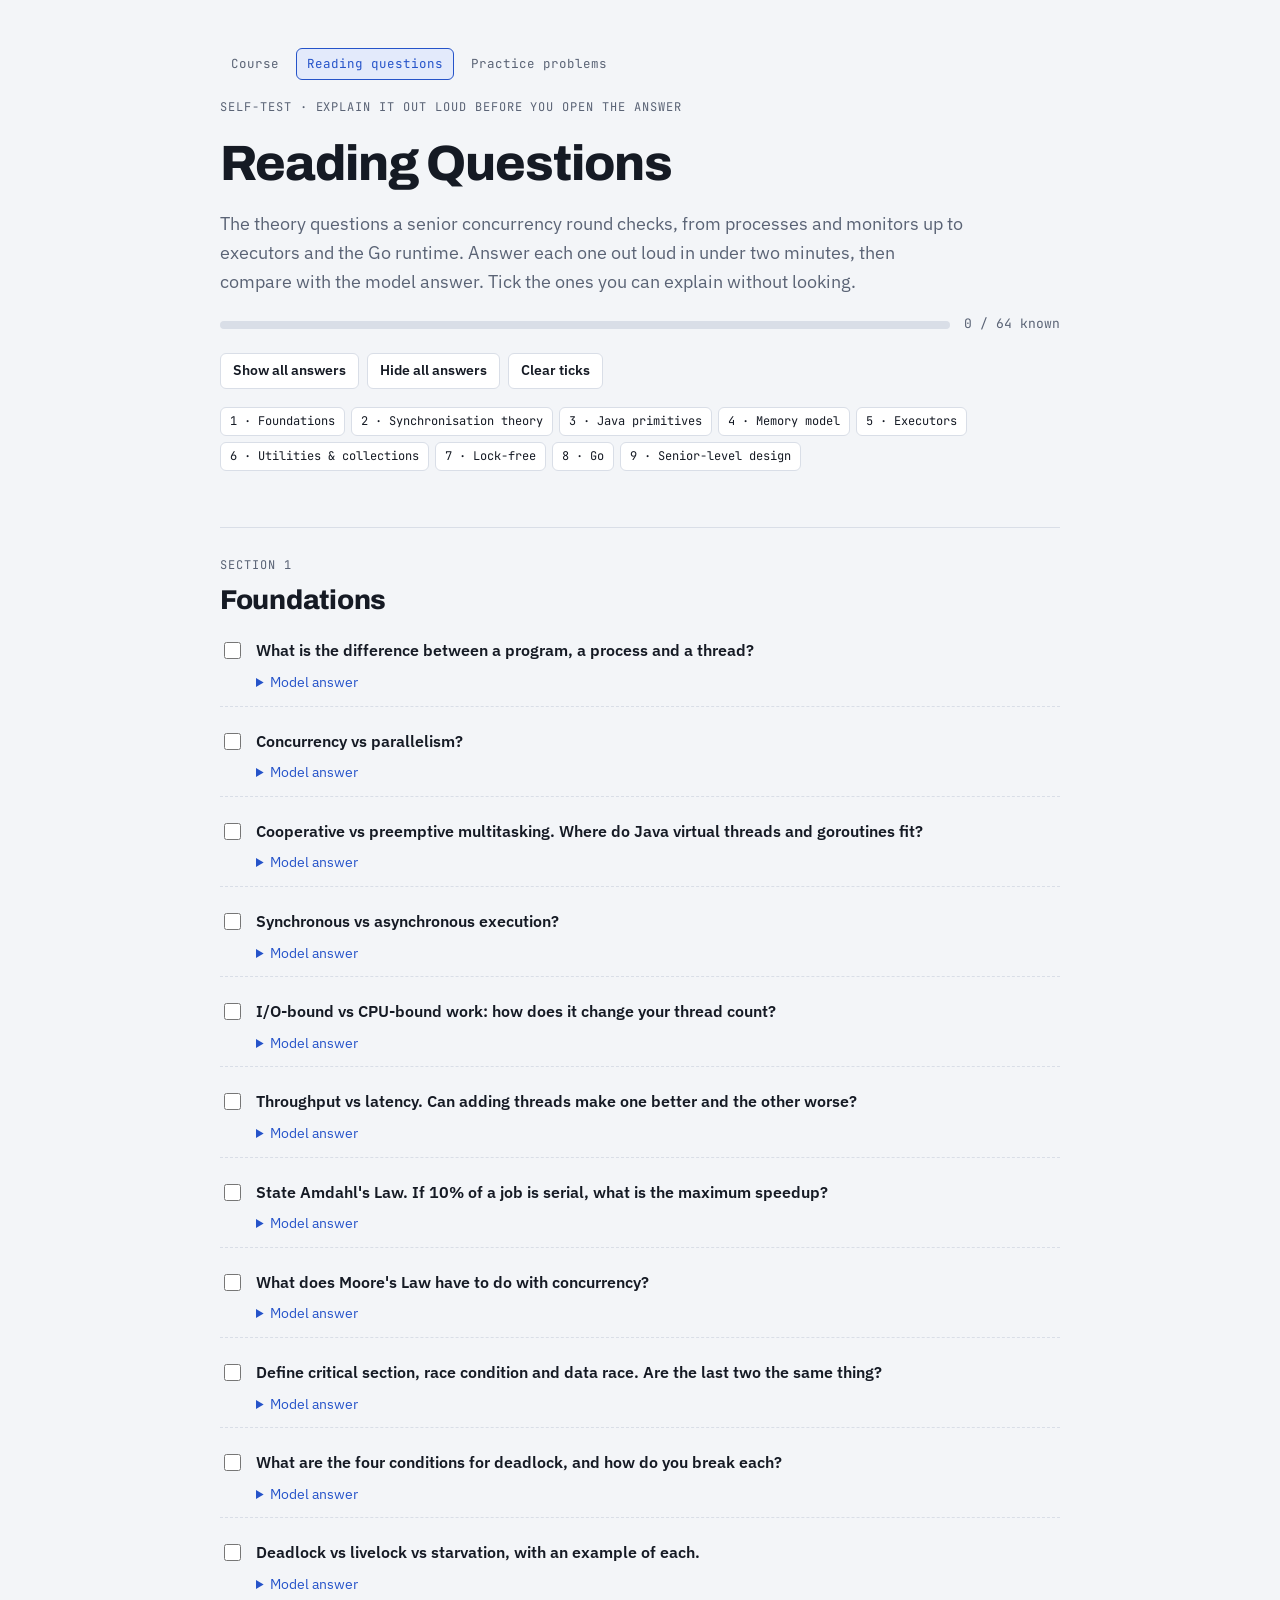
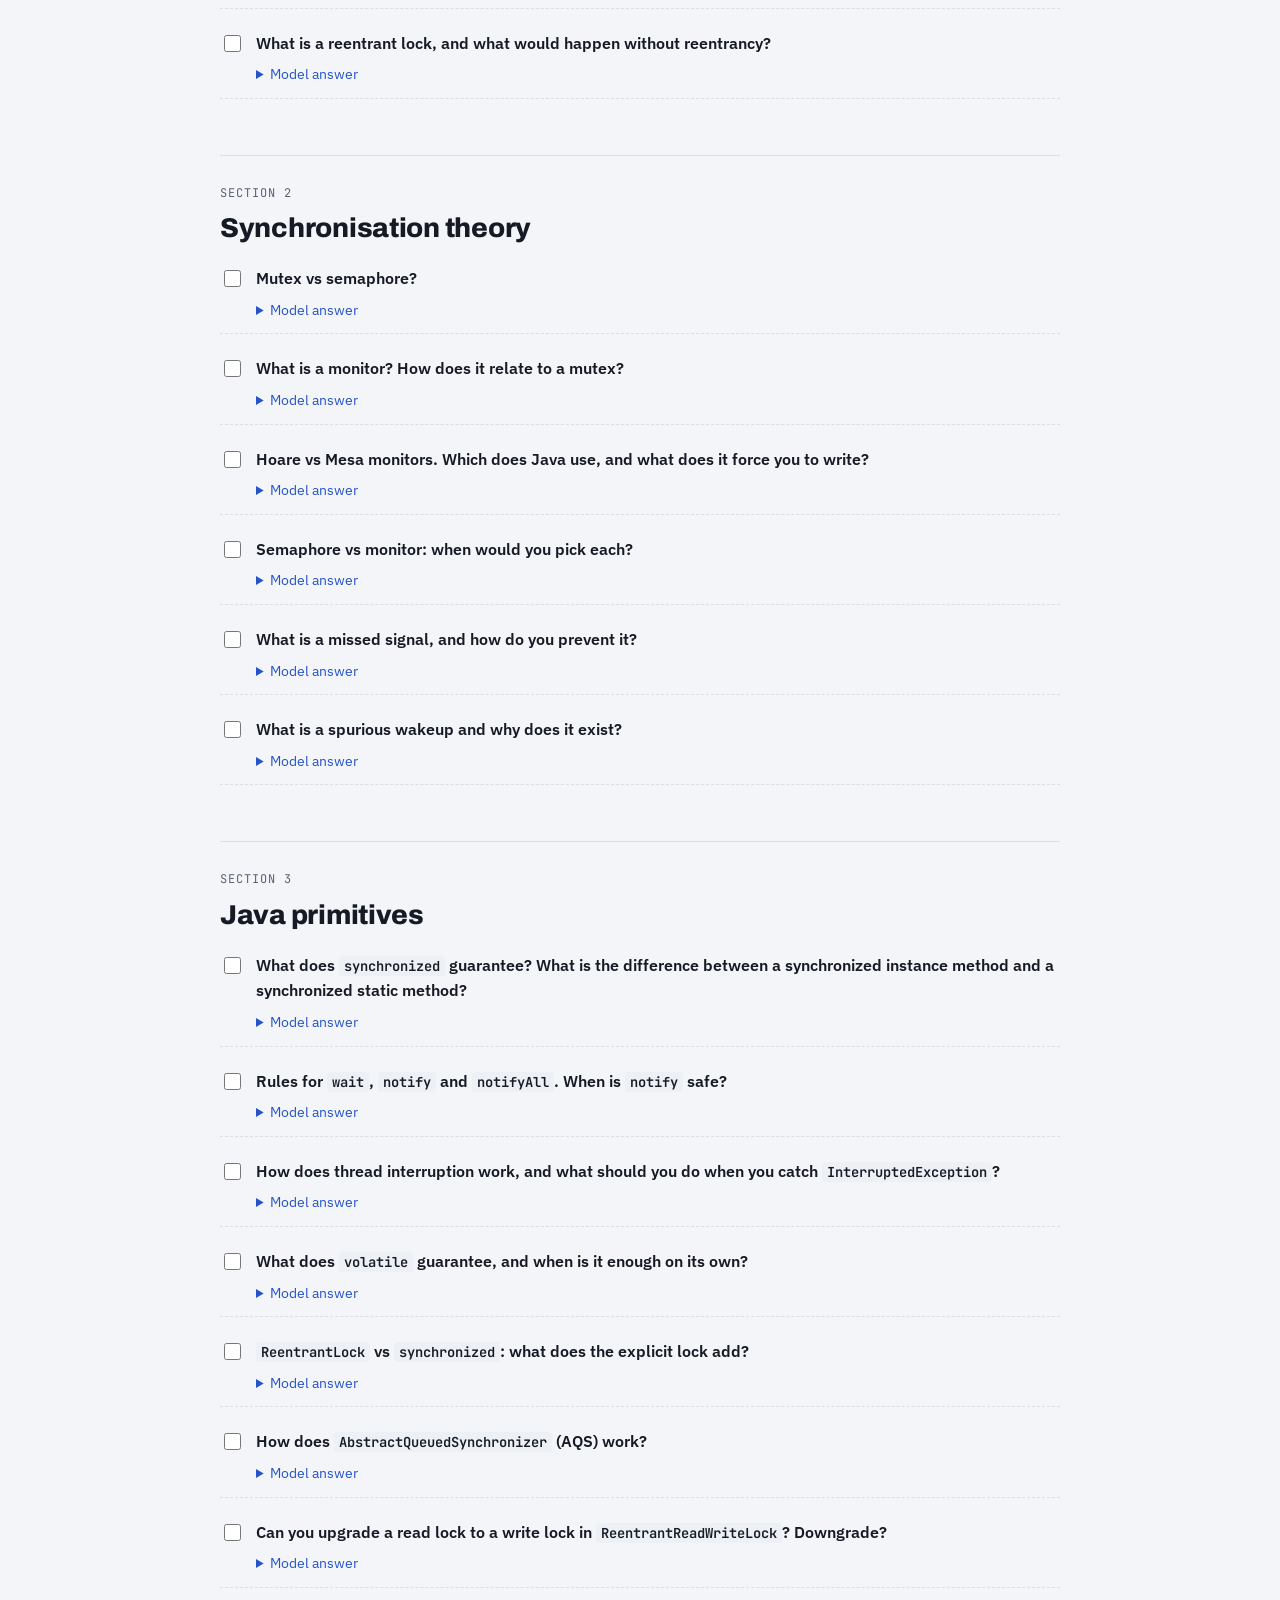
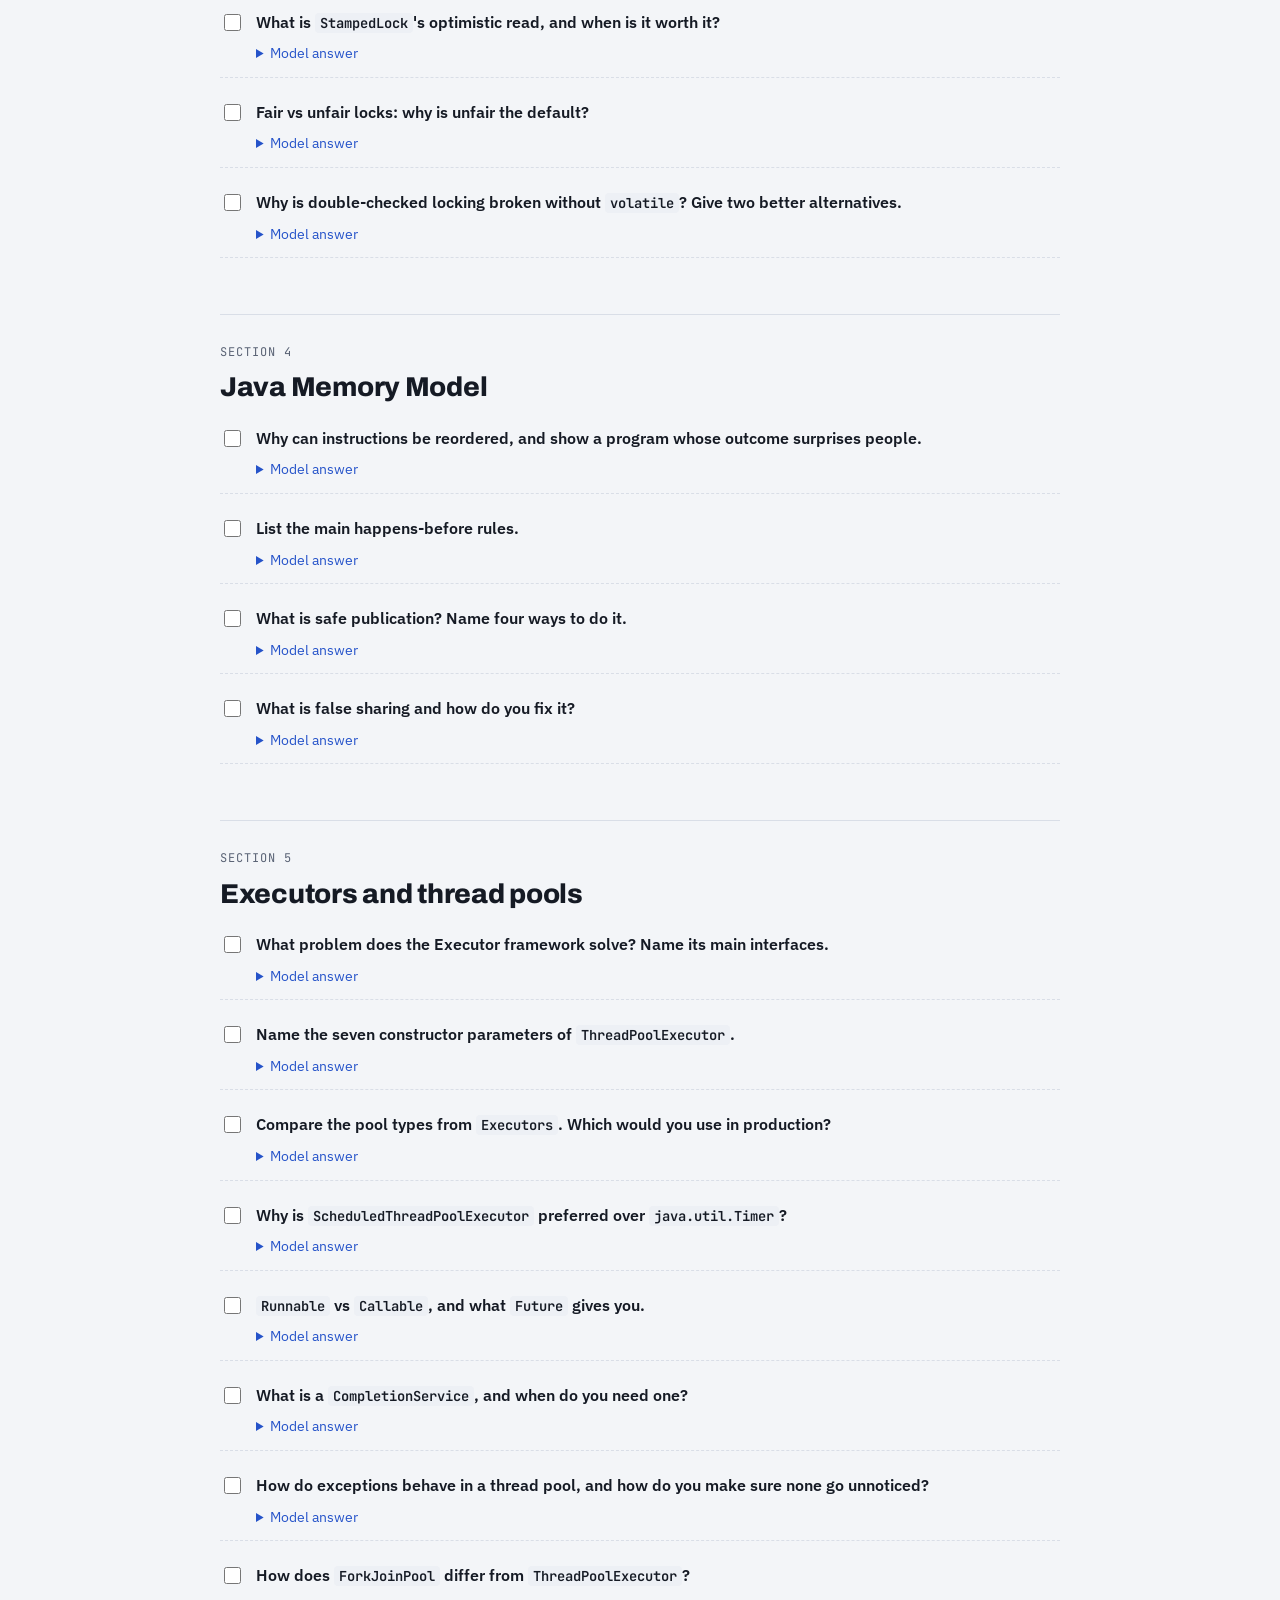
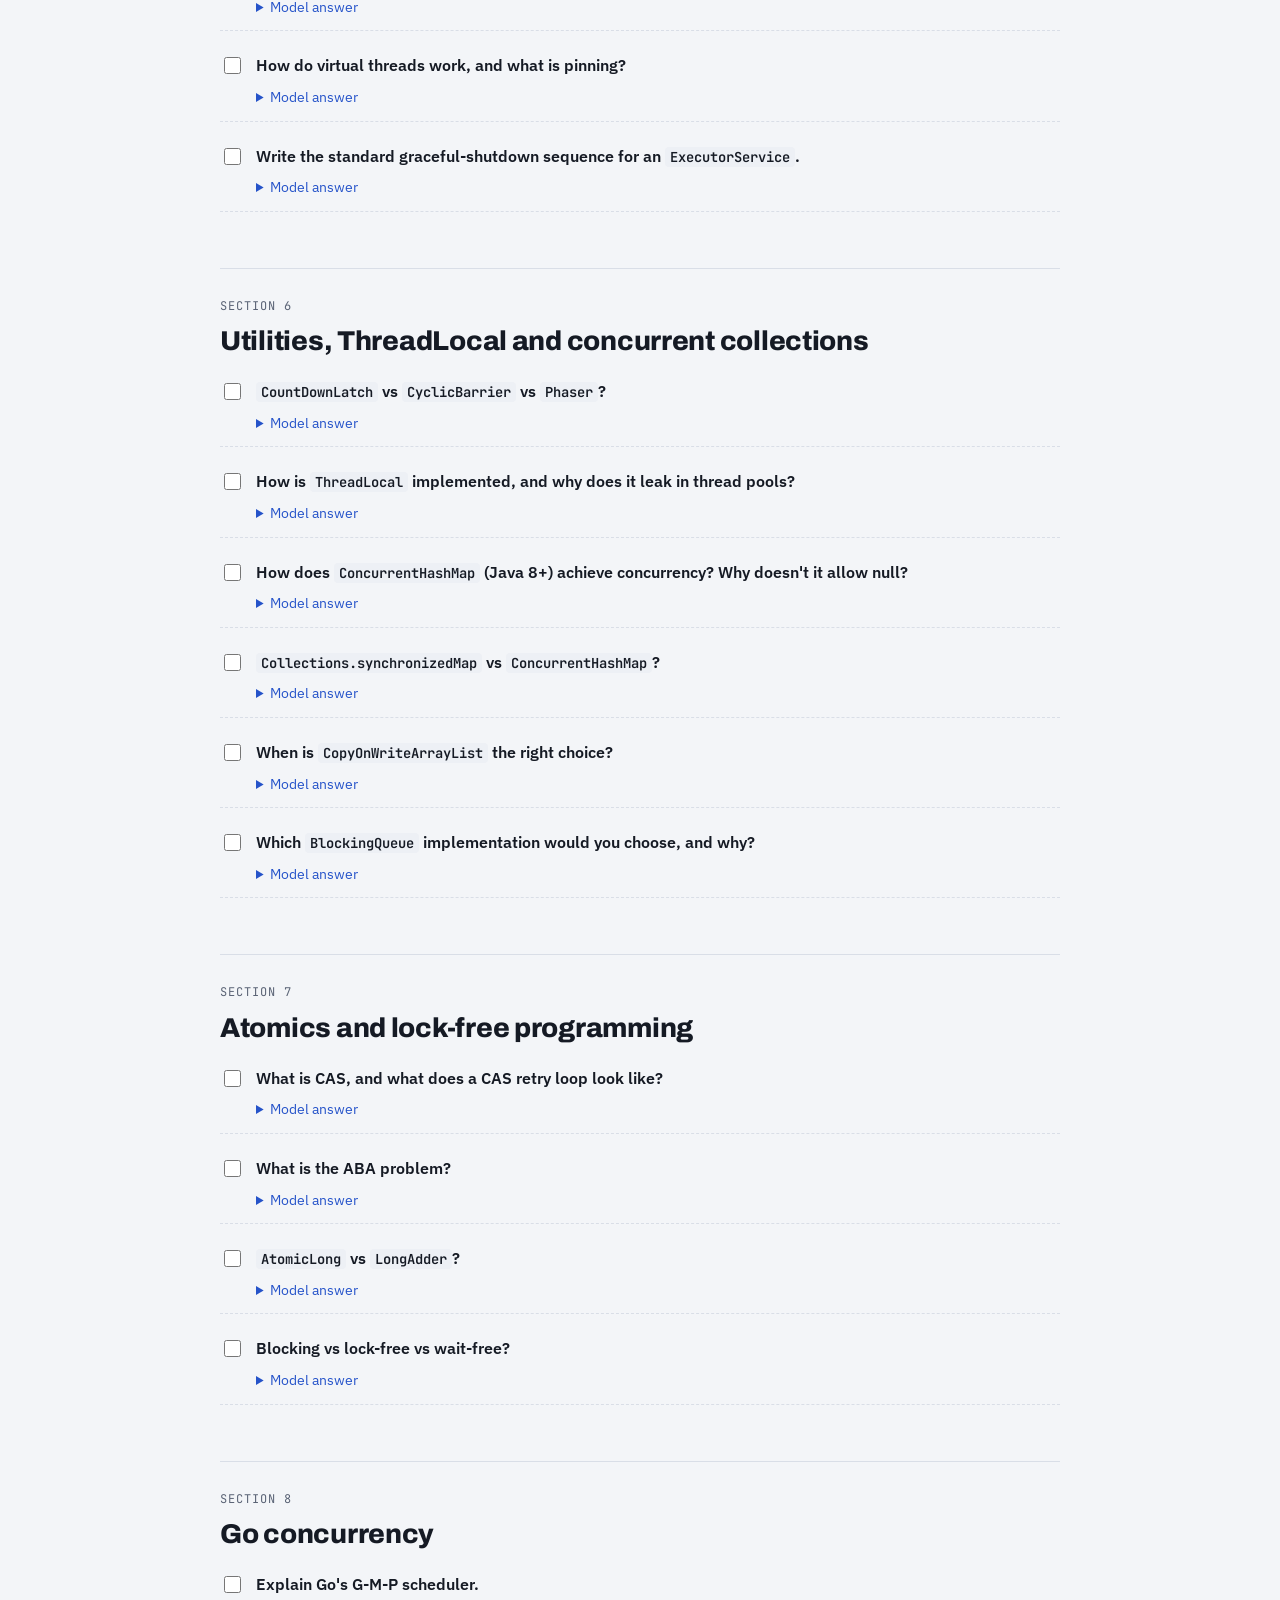
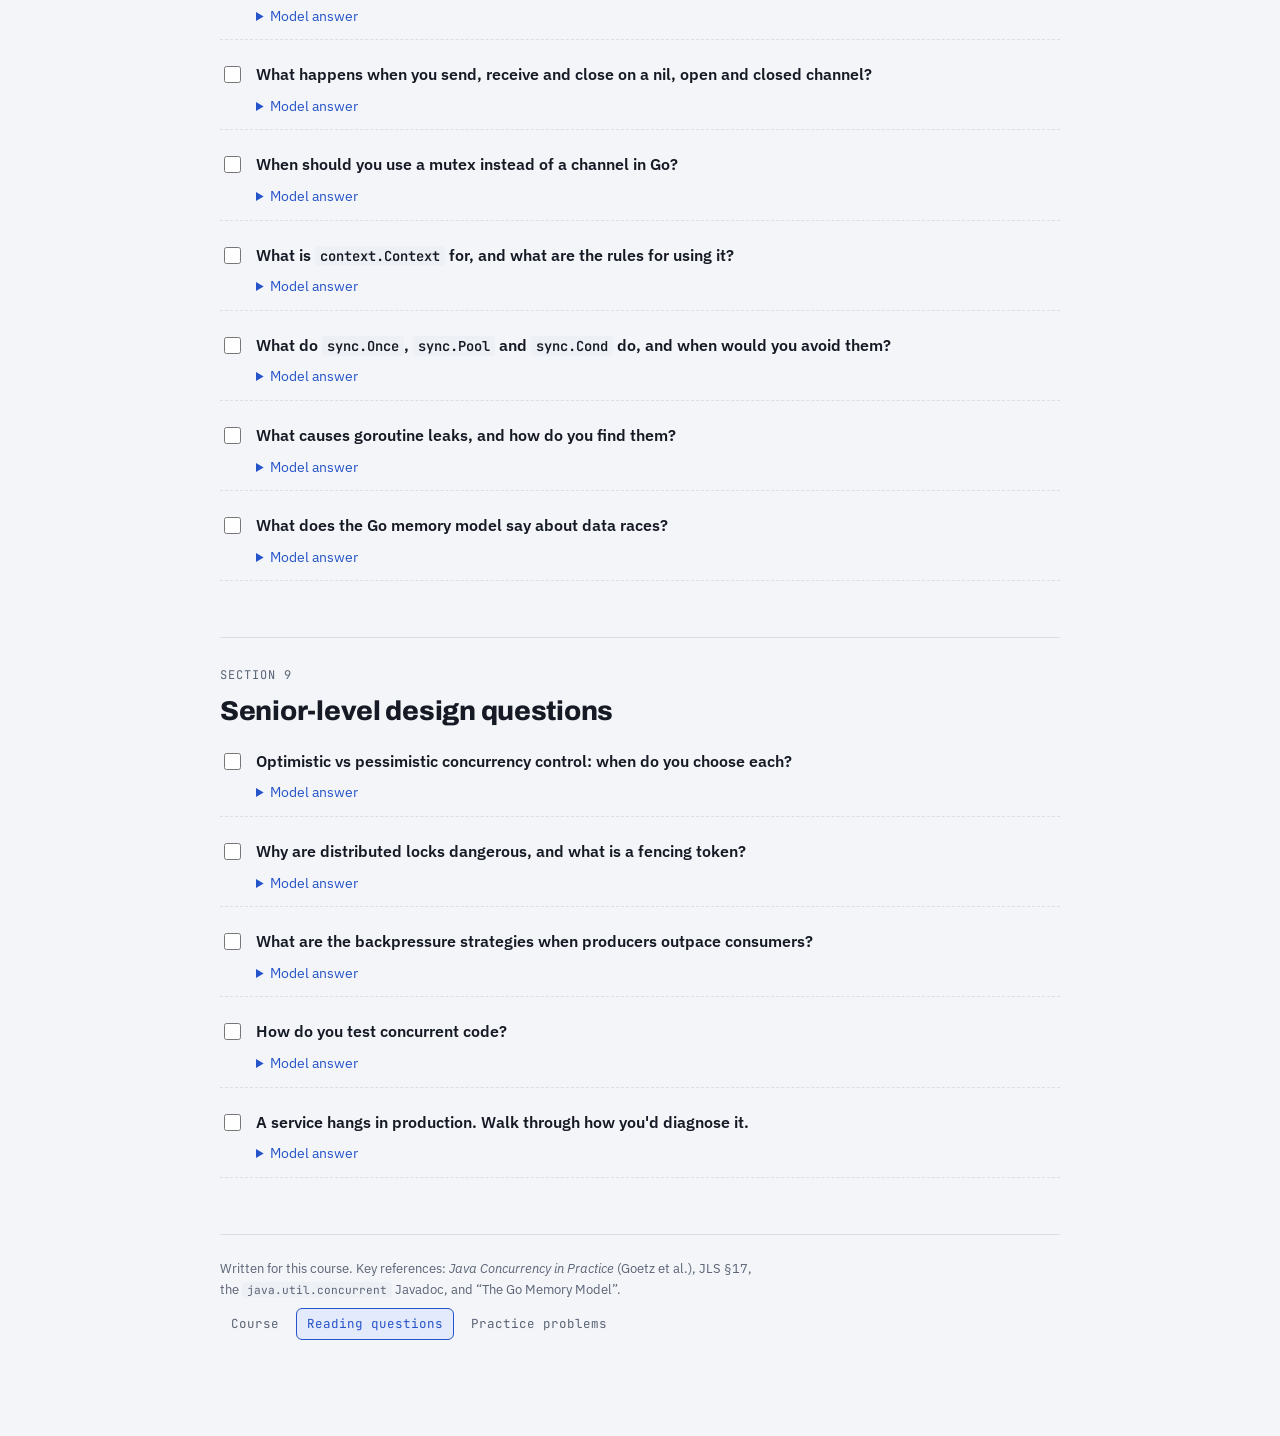
<file: concurrency-prep/reading.html>
<!doctype html>
<html lang="en">
<head>
<meta charset="utf-8">
<meta name="viewport" content="width=device-width, initial-scale=1, viewport-fit=cover">
<title>Concurrency Reading Questions</title>
<link rel="preconnect" href="https://fonts.googleapis.com">
<link rel="preconnect" href="https://fonts.gstatic.com" crossorigin>
<link rel="stylesheet" href="https://fonts.googleapis.com/css2?family=Archivo:wght@500;700;800&family=IBM+Plex+Sans:ital,wght@0,400;0,500;0,600;1,400&family=JetBrains+Mono:wght@400;600&display=swap">
<link rel="stylesheet" href="style.css">
<style>
.sitenav { display: flex; flex-wrap: wrap; gap: 6px; align-items: center; }
.sitenav a { font-family: var(--f-mono); font-size: 12.5px; text-decoration: none; color: var(--muted); padding: 5px 10px; border-radius: 6px; border: 1px solid transparent; }
.sitenav a[aria-current="page"] { color: var(--accent); border-color: var(--accent); background: var(--accent-soft); }
.sitenav a:hover, .sitenav a:focus-visible { color: var(--accent); outline: none; }
.toolbar { display: flex; flex-wrap: wrap; gap: 8px; align-items: center; }
.btn { font: inherit; font-size: 13.5px; font-weight: 600; background: var(--surface); color: var(--fg); border: 1px solid var(--line); border-radius: 6px; padding: 6px 12px; cursor: pointer; }
.btn:hover { border-color: var(--accent); color: var(--accent); }
.btn:focus-visible { outline: 2px solid var(--accent); outline-offset: 2px; }
.rsec { display: flex; flex-direction: column; gap: 10px; padding-top: 28px; border-top: 1px solid var(--line); }
.rq { display: grid; grid-template-columns: 26px 1fr; gap: 10px; align-items: start; padding: 12px 0; border-bottom: 1px dashed var(--line); }
.rq input { width: 17px; height: 17px; margin-top: 4px; accent-color: var(--accent); cursor: pointer; }
.rq > div { min-width: 0; display: flex; flex-direction: column; gap: 8px; }
.rq .q { font-weight: 600; }
.rq.done .q { color: var(--muted); }
.rq details > summary { cursor: pointer; font-size: 13.5px; color: var(--accent); width: fit-content; }
.rq details > summary:focus-visible { outline: 2px solid var(--accent); outline-offset: 2px; }
.rq details > div { margin-top: 8px; display: flex; flex-direction: column; gap: 8px; font-size: 15px; }
.rq details ul { font-size: 15px; }
.src { font-size: 13px; color: var(--muted); }
</style>
</head>
<body>
<div class="wrap">

<header class="hero">
  <nav class="sitenav" aria-label="Course pages">
    <a href="./">Course</a><a href="reading.html" aria-current="page">Reading questions</a><a href="practice.html">Practice problems</a>
  </nav>
  <span class="eyebrow">Self-test · explain it out loud before you open the answer</span>
  <h1>Reading Questions</h1>
  <p class="lede">The theory questions a senior concurrency round checks, from processes and monitors up to executors and the Go runtime. Answer each one out loud in under two minutes, then compare with the model answer. Tick the ones you can explain without looking.</p>
  <div class="progress">
    <div class="bar" aria-hidden="true"><span id="bar"></span></div>
    <span class="count" id="count">0 / 0 known</span>
  </div>
  <div class="toolbar">
    <button class="btn" id="expand" type="button">Show all answers</button>
    <button class="btn" id="collapse" type="button">Hide all answers</button>
    <button class="btn" id="reset" type="button">Clear ticks</button>
  </div>
  <nav class="toc" aria-label="Sections">
    <a href="#r1">1 · Foundations</a><a href="#r2">2 · Synchronisation theory</a><a href="#r3">3 · Java primitives</a>
    <a href="#r4">4 · Memory model</a><a href="#r5">5 · Executors</a><a href="#r6">6 · Utilities &amp; collections</a>
    <a href="#r7">7 · Lock-free</a><a href="#r8">8 · Go</a><a href="#r9">9 · Senior-level design</a>
  </nav>
</header>

<!-- 1 -->
<section class="rsec" id="r1">
  <span class="eyebrow">Section 1</span>
  <h2>Foundations</h2>

  <div class="rq"><input type="checkbox" id="r1-1" aria-label="Mark as known"><div>
    <span class="q">What is the difference between a program, a process and a thread?</span>
    <details><summary>Model answer</summary><div>
      <p>A <b>program</b> is code on disk. A <b>process</b> is a running instance of it with its own address space, file descriptors and at least one thread; processes are isolated, so sharing needs IPC. A <b>thread</b> is a unit of execution inside a process: it has its own stack, registers and program counter, but shares the heap and globals with the other threads of that process. Shared memory is what makes threads cheap to communicate through and what makes them dangerous.</p>
    </div></details>
  </div></div>

  <div class="rq"><input type="checkbox" id="r1-2" aria-label="Mark as known"><div>
    <span class="q">Concurrency vs parallelism?</span>
    <details><summary>Model answer</summary><div>
      <p><b>Concurrency</b> is structuring a program as independently progressing tasks whose lifetimes overlap; it works even on one core through interleaving. <b>Parallelism</b> is tasks literally executing at the same instant on multiple cores. Concurrency is about dealing with many things; parallelism is about doing many things. A web server handling 10,000 idle connections is highly concurrent and barely parallel.</p>
    </div></details>
  </div></div>

  <div class="rq"><input type="checkbox" id="r1-3" aria-label="Mark as known"><div>
    <span class="q">Cooperative vs preemptive multitasking. Where do Java virtual threads and goroutines fit?</span>
    <details><summary>Model answer</summary><div>
      <p>In <b>cooperative</b> multitasking a task runs until it voluntarily yields, so one misbehaving task can starve the rest. In <b>preemptive</b> multitasking the scheduler interrupts tasks on a timer, which is what OS threads get. Java <b>virtual threads</b> are unmounted from their carrier only at blocking points (I/O, locks, sleep), so a tight CPU loop keeps its carrier busy. <b>Goroutines</b> were mostly cooperative until Go 1.14 added asynchronous preemption via signals, so a tight loop can now be preempted.</p>
    </div></details>
  </div></div>

  <div class="rq"><input type="checkbox" id="r1-4" aria-label="Mark as known"><div>
    <span class="q">Synchronous vs asynchronous execution?</span>
    <details><summary>Model answer</summary><div>
      <p>A <b>synchronous</b> call blocks the caller until the result is ready. An <b>asynchronous</b> call returns immediately with a handle (a Future, a callback registration, a channel) and the result arrives later. Async frees the caller's thread but spreads control flow across callbacks; structured concurrency and virtual threads try to recover synchronous-looking code without the thread cost.</p>
    </div></details>
  </div></div>

  <div class="rq"><input type="checkbox" id="r1-5" aria-label="Mark as known"><div>
    <span class="q">I/O-bound vs CPU-bound work: how does it change your thread count?</span>
    <details><summary>Model answer</summary><div>
      <p>CPU-bound threads are always busy, so more threads than cores only adds context switches: use about <code>Ncpu</code> (+1 to cover the occasional page fault). I/O-bound threads spend most of their time waiting, so you need more of them to keep the CPU busy: <code>Ncpu × (1 + wait/compute)</code>. In practice the limit is often a downstream resource (DB connections, remote rate limits), so size against that too.</p>
    </div></details>
  </div></div>

  <div class="rq"><input type="checkbox" id="r1-6" aria-label="Mark as known"><div>
    <span class="q">Throughput vs latency. Can adding threads make one better and the other worse?</span>
    <details><summary>Model answer</summary><div>
      <p><b>Throughput</b> is work completed per unit time; <b>latency</b> is how long one piece of work takes. Yes: more threads can raise throughput while raising latency (more queueing and contention per request), and batching raises throughput by making individual items wait. Little's Law ties them together: <code>concurrency = throughput × latency</code>.</p>
    </div></details>
  </div></div>

  <div class="rq"><input type="checkbox" id="r1-7" aria-label="Mark as known"><div>
    <span class="q">State Amdahl's Law. If 10% of a job is serial, what is the maximum speedup?</span>
    <details><summary>Model answer</summary><div>
      <p><code>speedup(n) = 1 / (s + (1 − s)/n)</code>, where <code>s</code> is the serial fraction and <code>n</code> the number of processors. With <code>s = 0.1</code> the limit as n grows is <code>1/0.1 = 10×</code>; with 16 cores you get about 6.4×. The practical lesson: shrinking the serial part (lock-held sections, single-threaded merge steps) matters more than adding cores. Gustafson's Law is the counterpoint: with more cores you usually grow the problem size, not just shrink the time.</p>
    </div></details>
  </div></div>

  <div class="rq"><input type="checkbox" id="r1-8" aria-label="Mark as known"><div>
    <span class="q">What does Moore's Law have to do with concurrency?</span>
    <details><summary>Model answer</summary><div>
      <p>Transistor counts kept doubling, but around 2005 clock speeds stopped rising because of power and heat limits. Chip makers spent the extra transistors on more cores instead. Single-threaded code stopped getting faster for free, so exploiting parallelism became the programmer's job.</p>
    </div></details>
  </div></div>

  <div class="rq"><input type="checkbox" id="r1-9" aria-label="Mark as known"><div>
    <span class="q">Define critical section, race condition and data race. Are the last two the same thing?</span>
    <details><summary>Model answer</summary><div>
      <p>A <b>critical section</b> is code that accesses shared state and must not be run by two threads at once. A <b>race condition</b> is a bug where correctness depends on timing, like check-then-act (<code>if (!map.containsKey(k)) map.put(k, v)</code>) or read-modify-write (<code>count++</code>). A <b>data race</b> is a memory-model term: two unsynchronised accesses to the same variable, at least one a write. They differ: you can have a race condition with no data race (each call is synchronised but the sequence isn't atomic), and a benign-looking data race without a logical race.</p>
    </div></details>
  </div></div>

  <div class="rq"><input type="checkbox" id="r1-10" aria-label="Mark as known"><div>
    <span class="q">What are the four conditions for deadlock, and how do you break each?</span>
    <details><summary>Model answer</summary><div>
      <ul>
        <li><b>Mutual exclusion:</b> resources can't be shared. Break it with lock-free structures or immutable data.</li>
        <li><b>Hold and wait:</b> a thread holds one resource while waiting for another. Break it by acquiring everything at once, or releasing before waiting.</li>
        <li><b>No preemption:</b> a resource can't be taken away. Break it with <code>tryLock(timeout)</code> and back off.</li>
        <li><b>Circular wait:</b> a cycle in the wait-for graph. Break it with a global lock order (e.g. by account id). This is the fix interviewers expect.</li>
      </ul>
    </div></details>
  </div></div>

  <div class="rq"><input type="checkbox" id="r1-11" aria-label="Mark as known"><div>
    <span class="q">Deadlock vs livelock vs starvation, with an example of each.</span>
    <details><summary>Model answer</summary><div>
      <p><b>Deadlock:</b> threads block forever waiting on each other (two transfers locking accounts in opposite order). <b>Livelock:</b> threads keep running but make no progress, e.g. two threads that both <code>tryLock</code>, fail, back off and retry in lockstep; fix with randomised backoff. <b>Starvation:</b> one thread never gets a turn, e.g. a writer that never acquires a read-preferring RW lock under constant reads; fix with fairness or writer preference.</p>
    </div></details>
  </div></div>

  <div class="rq"><input type="checkbox" id="r1-12" aria-label="Mark as known"><div>
    <span class="q">What is a reentrant lock, and what would happen without reentrancy?</span>
    <details><summary>Model answer</summary><div>
      <p>A reentrant lock can be acquired again by the thread that already holds it; it keeps a hold count and is released when the count drops to zero. Without reentrancy, a <code>synchronized</code> method calling another <code>synchronized</code> method on the same object (or an overriding method calling <code>super</code>) would deadlock on itself. Both <code>synchronized</code> and <code>ReentrantLock</code> are reentrant; <code>Semaphore</code> is not.</p>
    </div></details>
  </div></div>
</section>

<!-- 2 -->
<section class="rsec" id="r2">
  <span class="eyebrow">Section 2</span>
  <h2>Synchronisation theory</h2>

  <div class="rq"><input type="checkbox" id="r2-1" aria-label="Mark as known"><div>
    <span class="q">Mutex vs semaphore?</span>
    <details><summary>Model answer</summary><div>
      <p>A <b>mutex</b> gives exclusive access and has an <b>owner</b>: only the thread that locked it may unlock it. A <b>semaphore</b> is a counter of permits with no owner: any thread can release, which makes it a <b>signalling</b> tool as well as a limit on concurrent access (e.g. at most 10 DB connections). A binary semaphore looks like a mutex but lacks ownership, so it can't be reentrant and can't detect an unlock by the wrong thread.</p>
    </div></details>
  </div></div>

  <div class="rq"><input type="checkbox" id="r2-2" aria-label="Mark as known"><div>
    <span class="q">What is a monitor? How does it relate to a mutex?</span>
    <details><summary>Model answer</summary><div>
      <p>A monitor is a mutex plus one or more <b>condition variables</b>, bound to the data they protect. The mutex gives mutual exclusion; the condition variables let a thread wait for a state (“queue not empty”) while releasing the mutex atomically, and be woken when another thread changes it. In Java every object is a monitor: <code>synchronized</code> is the mutex and <code>wait/notify</code> the single condition variable.</p>
    </div></details>
  </div></div>

  <div class="rq"><input type="checkbox" id="r2-3" aria-label="Mark as known"><div>
    <span class="q">Hoare vs Mesa monitors. Which does Java use, and what does it force you to write?</span>
    <details><summary>Model answer</summary><div>
      <p>In a <b>Hoare</b> monitor the signaller hands the monitor directly to the woken thread, so the condition is guaranteed true when it resumes. In a <b>Mesa</b> monitor, signalling only moves the waiter back to compete for the lock; by the time it runs, another thread may have changed the state. Java (and pthreads, and Go's <code>sync.Cond</code>) are Mesa, so you must re-check the condition in a loop: <code>while (!cond) wait();</code>. Mesa is cheaper and also tolerates spurious wakeups.</p>
    </div></details>
  </div></div>

  <div class="rq"><input type="checkbox" id="r2-4" aria-label="Mark as known"><div>
    <span class="q">Semaphore vs monitor: when would you pick each?</span>
    <details><summary>Model answer</summary><div>
      <p>Use a <b>semaphore</b> when the state is naturally a count (permits, slots, items) or when one thread signals another with no shared data. Use a <b>monitor</b> when the waiting condition is an arbitrary predicate over shared state (“no writer active and no writer waiting”). Monitors are generally easier to reason about because the state and the lock live together; semaphores are easy to misuse with a forgotten or doubled release.</p>
    </div></details>
  </div></div>

  <div class="rq"><input type="checkbox" id="r2-5" aria-label="Mark as known"><div>
    <span class="q">What is a missed signal, and how do you prevent it?</span>
    <details><summary>Model answer</summary><div>
      <p>A notify sent when no thread is waiting is lost: condition variables have no memory. If the signaller runs first, the waiter then calls <code>wait()</code> and sleeps forever. The fix is to always wait on a <b>state predicate</b> guarded by the lock (<code>while (!ready) wait();</code>), so a thread that arrives late sees the state change and never waits. A semaphore also works, because its permit count remembers the signal.</p>
    </div></details>
  </div></div>

  <div class="rq"><input type="checkbox" id="r2-6" aria-label="Mark as known"><div>
    <span class="q">What is a spurious wakeup and why does it exist?</span>
    <details><summary>Model answer</summary><div>
      <p>A thread returns from <code>wait()</code> or <code>await()</code> without having been signalled. The spec allows it because some OS primitives (e.g. futex-based implementations handling signals) can't cheaply avoid it, and allowing it makes the implementation faster. The <code>while</code> loop around every wait handles it at no extra cost.</p>
    </div></details>
  </div></div>
</section>

<!-- 3 -->
<section class="rsec" id="r3">
  <span class="eyebrow">Section 3</span>
  <h2>Java primitives</h2>

  <div class="rq"><input type="checkbox" id="r3-1" aria-label="Mark as known"><div>
    <span class="q">What does <code>synchronized</code> guarantee? What is the difference between a synchronized instance method and a synchronized static method?</span>
    <details><summary>Model answer</summary><div>
      <p>Mutual exclusion on one monitor and visibility: everything a thread wrote before releasing the monitor is visible to the next thread that acquires it. An instance method locks <code>this</code>; a static method locks the <code>Class</code> object. They are different monitors, so a static and an instance synchronized method can run at the same time. Prefer locking on a <code>private final Object</code> so outside code can't take your lock.</p>
    </div></details>
  </div></div>

  <div class="rq"><input type="checkbox" id="r3-2" aria-label="Mark as known"><div>
    <span class="q">Rules for <code>wait</code>, <code>notify</code> and <code>notifyAll</code>. When is <code>notify</code> safe?</span>
    <details><summary>Model answer</summary><div>
      <ul>
        <li>You must hold the object's monitor, or you get <code>IllegalMonitorStateException</code>.</li>
        <li><code>wait()</code> releases the monitor atomically and reacquires it before returning.</li>
        <li>Always wait in a <code>while</code> loop over the predicate.</li>
        <li><code>notify()</code> wakes one arbitrary waiter. It's only safe when all waiters wait for the same condition and any one of them can make progress. If producers and consumers share one wait set, <code>notify</code> can wake the wrong kind and the signal is lost, so use <code>notifyAll</code>, or two <code>Condition</code>s.</li>
      </ul>
    </div></details>
  </div></div>

  <div class="rq"><input type="checkbox" id="r3-3" aria-label="Mark as known"><div>
    <span class="q">How does thread interruption work, and what should you do when you catch <code>InterruptedException</code>?</span>
    <details><summary>Model answer</summary><div>
      <p>Interruption is cooperative: <code>t.interrupt()</code> sets a flag. Blocking methods (<code>sleep</code>, <code>wait</code>, <code>join</code>, <code>BlockingQueue.take</code>, <code>lockInterruptibly</code>) notice it, clear the flag and throw <code>InterruptedException</code>. Code that isn't blocking must poll <code>Thread.currentThread().isInterrupted()</code>. When you catch it, either rethrow, or restore the flag with <code>Thread.currentThread().interrupt()</code> so callers up the stack still see it. Never swallow it. Note <code>Thread.interrupted()</code> clears the flag; <code>isInterrupted()</code> doesn't. Waiting to enter a <code>synchronized</code> block can't be interrupted.</p>
    </div></details>
  </div></div>

  <div class="rq"><input type="checkbox" id="r3-4" aria-label="Mark as known"><div>
    <span class="q">What does <code>volatile</code> guarantee, and when is it enough on its own?</span>
    <details><summary>Model answer</summary><div>
      <p>Visibility (a read sees the latest write) and ordering (a volatile write happens-before every later read of that variable, so writes made before it are visible too). It does <b>not</b> make compound actions atomic, so <code>volatile int count; count++</code> still loses updates. It's enough when writes don't depend on the current value and the variable isn't part of an invariant with other variables: stop flags, a published immutable config reference, the instance field in double-checked locking.</p>
    </div></details>
  </div></div>

  <div class="rq"><input type="checkbox" id="r3-5" aria-label="Mark as known"><div>
    <span class="q"><code>ReentrantLock</code> vs <code>synchronized</code>: what does the explicit lock add?</span>
    <details><summary>Model answer</summary><div>
      <ul>
        <li><code>tryLock()</code> and <code>tryLock(timeout)</code> for deadlock avoidance.</li>
        <li><code>lockInterruptibly()</code>.</li>
        <li>Optional fairness (FIFO hand-off, lower throughput).</li>
        <li>Multiple <code>Condition</code>s per lock (e.g. <code>notFull</code> and <code>notEmpty</code>).</li>
        <li>Locking and unlocking in different scopes, e.g. hand-over-hand locking in a linked list.</li>
      </ul>
      <p>The cost: you must unlock in <code>finally</code> yourself. Use <code>synchronized</code> by default for simple cases; it's also no longer a pinning problem for virtual threads from JDK 24.</p>
    </div></details>
  </div></div>

  <div class="rq"><input type="checkbox" id="r3-6" aria-label="Mark as known"><div>
    <span class="q">How does <code>AbstractQueuedSynchronizer</code> (AQS) work?</span>
    <details><summary>Model answer</summary><div>
      <p>AQS is the base of <code>ReentrantLock</code>, <code>Semaphore</code>, <code>CountDownLatch</code> and <code>ReentrantReadWriteLock</code>. It holds one <code>volatile int state</code> updated by CAS and a FIFO queue of waiting threads (a CLH-queue variant). Subclasses define what acquiring and releasing mean by overriding <code>tryAcquire/tryRelease</code> (exclusive) or <code>tryAcquireShared/tryReleaseShared</code> (shared). AQS handles queuing, parking with <code>LockSupport.park</code>, waking successors, timeouts and interrupts. For a lock, state is the hold count; for a semaphore, the permits; for a latch, the remaining count.</p>
    </div></details>
  </div></div>

  <div class="rq"><input type="checkbox" id="r3-7" aria-label="Mark as known"><div>
    <span class="q">Can you upgrade a read lock to a write lock in <code>ReentrantReadWriteLock</code>? Downgrade?</span>
    <details><summary>Model answer</summary><div>
      <p>Upgrade: no. Two readers trying to upgrade would each wait for the other to release its read lock, a guaranteed deadlock, so the thread just blocks forever. Downgrade: yes. Acquire the read lock while still holding the write lock, then release the write lock. <code>StampedLock</code> offers <code>tryConvertToWriteLock</code>, which fails instead of deadlocking.</p>
    </div></details>
  </div></div>

  <div class="rq"><input type="checkbox" id="r3-8" aria-label="Mark as known"><div>
    <span class="q">What is <code>StampedLock</code>'s optimistic read, and when is it worth it?</span>
    <details><summary>Model answer</summary><div>
      <p><code>tryOptimisticRead()</code> returns a stamp without locking. You read the fields into locals, then call <code>validate(stamp)</code>: if no write happened, the read was consistent; otherwise fall back to a real read lock. It's worth it for very read-heavy, short reads of a few fields (a point's x and y), because readers write nothing to shared memory. It isn't reentrant and has no Conditions.</p>
    </div></details>
  </div></div>

  <div class="rq"><input type="checkbox" id="r3-9" aria-label="Mark as known"><div>
    <span class="q">Fair vs unfair locks: why is unfair the default?</span>
    <details><summary>Model answer</summary><div>
      <p>An unfair lock lets a newly arriving thread grab the lock ahead of queued ones (“barging”). That avoids waking a parked thread and waiting for it to be scheduled while the lock sits idle, so throughput is much higher. Fair locks guarantee FIFO order and prevent starvation, at a large throughput cost. Use fair only when you have observed starvation.</p>
    </div></details>
  </div></div>

  <div class="rq"><input type="checkbox" id="r3-10" aria-label="Mark as known"><div>
    <span class="q">Why is double-checked locking broken without <code>volatile</code>? Give two better alternatives.</span>
    <details><summary>Model answer</summary><div>
      <p><code>instance = new Singleton()</code> is allocation, construction and assignment. Without <code>volatile</code>, the assignment can become visible to another thread before the constructor's writes, so the unlocked first check sees a non-null reference to a half-built object. <code>volatile</code> adds the missing happens-before edge. Better alternatives: the <b>holder idiom</b> (a nested static class whose initialiser the JVM runs lazily and thread-safely) or an <b>enum</b> singleton.</p>
    </div></details>
  </div></div>
</section>

<!-- 4 -->
<section class="rsec" id="r4">
  <span class="eyebrow">Section 4</span>
  <h2>Java Memory Model</h2>

  <div class="rq"><input type="checkbox" id="r4-1" aria-label="Mark as known"><div>
    <span class="q">Why can instructions be reordered, and show a program whose outcome surprises people.</span>
    <details><summary>Model answer</summary><div>
      <p>Compilers, the JIT and CPUs reorder independent operations for speed (store buffers, out-of-order execution, register caching). Each thread still sees its own program order, but other threads may not.</p>
<pre><code>int x = 0, y = 0;
// Thread 1: x = 1; r1 = y;
// Thread 2: y = 1; r2 = x;</code></pre>
      <p>Both <code>r1 == 0</code> and <code>r2 == 0</code> is possible, even though it is impossible under any interleaving of the four statements. Making <code>x</code> and <code>y</code> volatile forbids it.</p>
    </div></details>
  </div></div>

  <div class="rq"><input type="checkbox" id="r4-2" aria-label="Mark as known"><div>
    <span class="q">List the main happens-before rules.</span>
    <details><summary>Model answer</summary><div>
      <ul>
        <li><b>Program order:</b> each action in a thread happens-before later actions in that thread.</li>
        <li><b>Monitor:</b> an unlock happens-before every later lock of the same monitor.</li>
        <li><b>Volatile:</b> a write happens-before every later read of the same variable.</li>
        <li><b>Thread start:</b> <code>t.start()</code> happens-before anything in <code>t</code>.</li>
        <li><b>Thread end:</b> everything in <code>t</code> happens-before another thread returns from <code>t.join()</code>.</li>
        <li><b>Interrupt:</b> <code>t.interrupt()</code> happens-before <code>t</code> detecting it.</li>
        <li><b>Final fields:</b> the end of a constructor happens-before any read of the object's final fields through a properly published reference.</li>
        <li><b>Transitivity:</b> A → B and B → C gives A → C.</li>
      </ul>
      <p>The <code>java.util.concurrent</code> classes add their own: putting into a <code>BlockingQueue</code> happens-before taking it out, submitting a task happens-before it runs, and a task's completion happens-before <code>Future.get()</code> returns.</p>
    </div></details>
  </div></div>

  <div class="rq"><input type="checkbox" id="r4-3" aria-label="Mark as known"><div>
    <span class="q">What is safe publication? Name four ways to do it.</span>
    <details><summary>Model answer</summary><div>
      <p>Making an object's reference and its fully constructed state visible to other threads together. Ways to do it:</p>
      <ol>
        <li>Initialise it from a static initialiser.</li>
        <li>Store the reference in a <code>volatile</code> field or an <code>AtomicReference</code>.</li>
        <li>Store it in a <code>final</code> field of a properly constructed object.</li>
        <li>Store it in a field guarded by a lock, or in a thread-safe collection.</li>
      </ol>
      <p>Also: don't let <code>this</code> escape during construction, for example by starting a thread or registering a listener from the constructor.</p>
    </div></details>
  </div></div>

  <div class="rq"><input type="checkbox" id="r4-4" aria-label="Mark as known"><div>
    <span class="q">What is false sharing and how do you fix it?</span>
    <details><summary>Model answer</summary><div>
      <p>Two threads write to different variables that happen to sit on the same 64-byte cache line. Each write invalidates the other core's copy, so the line ping-pongs between cores and performance collapses even though there's no logical sharing. Fix with padding, <code>@jdk.internal.vm.annotation.Contended</code> (used inside the JDK, e.g. in <code>LongAdder</code>'s cells), or by giving each thread its own data and combining at the end.</p>
    </div></details>
  </div></div>
</section>

<!-- 5 -->
<section class="rsec" id="r5">
  <span class="eyebrow">Section 5</span>
  <h2>Executors and thread pools</h2>

  <div class="rq"><input type="checkbox" id="r5-1" aria-label="Mark as known"><div>
    <span class="q">What problem does the Executor framework solve? Name its main interfaces.</span>
    <details><summary>Model answer</summary><div>
      <p>It separates <b>submitting</b> a task from <b>how and when it runs</b>, so you can change the execution policy (pool size, queue, rejection) without touching the calling code, and stop creating a thread per task. Interfaces: <code>Executor</code> (<code>execute(Runnable)</code>), <code>ExecutorService</code> (adds <code>submit</code>, <code>invokeAll/invokeAny</code> and lifecycle), and <code>ScheduledExecutorService</code> (delays and periodic tasks).</p>
    </div></details>
  </div></div>

  <div class="rq"><input type="checkbox" id="r5-2" aria-label="Mark as known"><div>
    <span class="q">Name the seven constructor parameters of <code>ThreadPoolExecutor</code>.</span>
    <details><summary>Model answer</summary><div>
      <p><code>corePoolSize</code>, <code>maximumPoolSize</code>, <code>keepAliveTime</code>, <code>unit</code>, <code>workQueue</code>, <code>threadFactory</code> (names, daemon flag, uncaught-exception handler) and <code>handler</code> (the rejection policy). Also useful: <code>allowCoreThreadTimeOut(true)</code> and <code>prestartAllCoreThreads()</code>. Recall the order <code>execute()</code> uses them: core threads, then the queue, then extra threads up to max, then reject.</p>
    </div></details>
  </div></div>

  <div class="rq"><input type="checkbox" id="r5-3" aria-label="Mark as known"><div>
    <span class="q">Compare the pool types from <code>Executors</code>. Which would you use in production?</span>
    <details><summary>Model answer</summary><div>
      <ul>
        <li><b>newFixedThreadPool(n):</b> n threads with an unbounded <code>LinkedBlockingQueue</code>. Risk: the queue grows until memory runs out.</li>
        <li><b>newCachedThreadPool():</b> 0 to unlimited threads with a <code>SynchronousQueue</code> and a 60 s keep-alive. Risk: unbounded threads.</li>
        <li><b>newSingleThreadExecutor():</b> sequential execution, and it replaces the thread if it dies.</li>
        <li><b>newScheduledThreadPool(n):</b> delayed and periodic tasks.</li>
        <li><b>newWorkStealingPool():</b> a <code>ForkJoinPool</code> with one queue per worker.</li>
        <li><b>newVirtualThreadPerTaskExecutor():</b> one virtual thread per task (Java 21).</li>
      </ul>
      <p>In production, construct <code>ThreadPoolExecutor</code> directly with a bounded queue, named threads and an explicit rejection policy, and expose its metrics (active count, queue size).</p>
    </div></details>
  </div></div>

  <div class="rq"><input type="checkbox" id="r5-4" aria-label="Mark as known"><div>
    <span class="q">Why is <code>ScheduledThreadPoolExecutor</code> preferred over <code>java.util.Timer</code>?</span>
    <details><summary>Model answer</summary><div>
      <ul>
        <li><code>Timer</code> has a single thread, so one slow task delays all the others.</li>
        <li>An uncaught exception in a <code>TimerTask</code> kills that thread, and the <code>Timer</code> is then dead: later scheduling throws <code>IllegalStateException</code>.</li>
        <li><code>Timer</code> schedules on the wall clock, so changing the system clock shifts tasks.</li>
      </ul>
      <p><code>ScheduledThreadPoolExecutor</code> can use several threads and measures time with <code>nanoTime</code>. An exception only cancels future runs of that one task, and it shows up in the task's <code>ScheduledFuture</code>.</p>
    </div></details>
  </div></div>

  <div class="rq"><input type="checkbox" id="r5-5" aria-label="Mark as known"><div>
    <span class="q"><code>Runnable</code> vs <code>Callable</code>, and what <code>Future</code> gives you.</span>
    <details><summary>Model answer</summary><div>
      <p><code>Runnable.run()</code> returns nothing and can't throw checked exceptions. <code>Callable.call()</code> returns a value and can throw. <code>submit</code> returns a <code>Future</code>, with <code>get()</code> and <code>get(timeout)</code> (exceptions arrive wrapped in <code>ExecutionException</code>), <code>cancel(mayInterrupt)</code>, <code>isDone()</code> and <code>isCancelled()</code>. A plain Future can't be composed or completed from outside; <code>CompletableFuture</code> adds both.</p>
    </div></details>
  </div></div>

  <div class="rq"><input type="checkbox" id="r5-6" aria-label="Mark as known"><div>
    <span class="q">What is a <code>CompletionService</code>, and when do you need one?</span>
    <details><summary>Model answer</summary><div>
      <p><code>ExecutorCompletionService</code> wraps an executor and puts each finished Future on an internal <code>BlockingQueue</code>. <code>take()</code> then returns results in <b>completion order</b> rather than submission order. Use it when you fire N tasks and want to handle each result as soon as it's ready, or stop after the first K. Looping over a list of Futures calling <code>get()</code> blocks on the slowest task first.</p>
    </div></details>
  </div></div>

  <div class="rq"><input type="checkbox" id="r5-7" aria-label="Mark as known"><div>
    <span class="q">How do exceptions behave in a thread pool, and how do you make sure none go unnoticed?</span>
    <details><summary>Model answer</summary><div>
      <p>With <code>execute()</code>, the exception reaches the thread's <code>UncaughtExceptionHandler</code> (the default prints it) and the worker thread is replaced. With <code>submit()</code>, it is captured in the Future and is lost if no one calls <code>get()</code>. Options:</p>
      <ul>
        <li>Always check your Futures.</li>
        <li>Override <code>afterExecute(r, t)</code> and unwrap the Future there.</li>
        <li>Wrap tasks in a try/catch that logs.</li>
        <li>Set a handler in the <code>ThreadFactory</code>.</li>
      </ul>
    </div></details>
  </div></div>

  <div class="rq"><input type="checkbox" id="r5-8" aria-label="Mark as known"><div>
    <span class="q">How does <code>ForkJoinPool</code> differ from <code>ThreadPoolExecutor</code>?</span>
    <details><summary>Model answer</summary><div>
      <p>Each worker has its own deque. It pushes and pops its own subtasks from one end (LIFO, cache-friendly), and idle workers <b>steal</b> from the other end of busy workers' deques. A task that calls <code>join()</code> runs other queued tasks while it waits, so recursive divide-and-conquer doesn't cause the pool-induced deadlock a fixed pool would. It's the backing pool for parallel streams, for <code>CompletableFuture</code>'s default async executor (<code>commonPool</code>, about cores − 1 threads) and for virtual-thread carriers. It's a bad fit for blocking I/O.</p>
    </div></details>
  </div></div>

  <div class="rq"><input type="checkbox" id="r5-9" aria-label="Mark as known"><div>
    <span class="q">How do virtual threads work, and what is pinning?</span>
    <details><summary>Model answer</summary><div>
      <p>A virtual thread is a heap-allocated continuation that the JVM mounts on a small pool of carrier OS threads (a <code>ForkJoinPool</code>). When it blocks on I/O, a lock, sleep or a queue, the JVM saves its stack to the heap and frees the carrier for another virtual thread, so millions of mostly-blocked tasks are cheap. <b>Pinning</b> is when it can't unmount: inside native frames, and on JDK 21–23 inside <code>synchronized</code> blocks (fixed in JDK 24 by JEP 491). A pinned blocking call holds the carrier, and with enough of them the program stalls. Don't pool virtual threads; bound resources with a <code>Semaphore</code> instead.</p>
    </div></details>
  </div></div>

  <div class="rq"><input type="checkbox" id="r5-10" aria-label="Mark as known"><div>
    <span class="q">Write the standard graceful-shutdown sequence for an <code>ExecutorService</code>.</span>
    <details><summary>Model answer</summary><div>
<pre><code>pool.shutdown();                                   // stop accepting new tasks
try {
  if (!pool.awaitTermination(30, TimeUnit.SECONDS)) {
    pool.shutdownNow();                            // interrupt running tasks
    if (!pool.awaitTermination(10, TimeUnit.SECONDS))
      log.error("pool did not terminate");
  }
} catch (InterruptedException e) {
  pool.shutdownNow();
  Thread.currentThread().interrupt();
}</code></pre>
      <p>Since Java 19, <code>ExecutorService</code> is <code>AutoCloseable</code>, and <code>close()</code> does the first half for you.</p>
    </div></details>
  </div></div>
</section>

<!-- 6 -->
<section class="rsec" id="r6">
  <span class="eyebrow">Section 6</span>
  <h2>Utilities, ThreadLocal and concurrent collections</h2>

  <div class="rq"><input type="checkbox" id="r6-1" aria-label="Mark as known"><div>
    <span class="q"><code>CountDownLatch</code> vs <code>CyclicBarrier</code> vs <code>Phaser</code>?</span>
    <details><summary>Model answer</summary><div>
      <ul>
        <li><b>CountDownLatch:</b> one-shot. Any threads count down; waiters are released at zero. It can't be reset. Typical uses: waiting for N services to start, or a start gun for a test.</li>
        <li><b>CyclicBarrier:</b> N parties wait for each other, then all proceed; it resets for the next round. It has an optional barrier action run by the last thread to arrive. If one party is interrupted or times out, the others get <code>BrokenBarrierException</code>.</li>
        <li><b>Phaser:</b> a reusable barrier where the number of parties can change (register and deregister), with multiple phases. Use it when the set of participants changes over time.</li>
      </ul>
    </div></details>
  </div></div>

  <div class="rq"><input type="checkbox" id="r6-2" aria-label="Mark as known"><div>
    <span class="q">How is <code>ThreadLocal</code> implemented, and why does it leak in thread pools?</span>
    <details><summary>Model answer</summary><div>
      <p>Each <code>Thread</code> holds a <code>ThreadLocalMap</code> whose keys are weak references to the <code>ThreadLocal</code> objects and whose values are strong references. In a pool, threads live forever, so:</p>
      <ol>
        <li>A value set by one task is still there for the next task. That leaks data between requests, for example a user ID.</li>
        <li>The values are never garbage-collected.</li>
      </ol>
      <p>Always <code>remove()</code> in <code>finally</code>. Alternatives: pass context explicitly, or use <code>ScopedValue</code> (final in JDK 25), which is bound to a block of code and suits virtual threads.</p>
    </div></details>
  </div></div>

  <div class="rq"><input type="checkbox" id="r6-3" aria-label="Mark as known"><div>
    <span class="q">How does <code>ConcurrentHashMap</code> (Java 8+) achieve concurrency? Why doesn't it allow null?</span>
    <details><summary>Model answer</summary><div>
      <ul>
        <li><b>Reads</b> take no lock: they are volatile reads of the table and the nodes.</li>
        <li><b>Writes</b> CAS a new node into an empty bin, and otherwise <code>synchronized</code> on the bin's first node, so writers only contend when they hit the same bin.</li>
        <li>Bins with long chains become red-black trees.</li>
        <li><b>Resizing</b> is shared: threads that write during a resize help move bins.</li>
        <li><code>size()</code> sums striped counter cells, like <code>LongAdder</code>.</li>
      </ul>
      <p>No nulls, because <code>get(k) == null</code> must unambiguously mean “absent”. With concurrent writers you can't follow it with <code>containsKey</code> to disambiguate.</p>
    </div></details>
  </div></div>

  <div class="rq"><input type="checkbox" id="r6-4" aria-label="Mark as known"><div>
    <span class="q"><code>Collections.synchronizedMap</code> vs <code>ConcurrentHashMap</code>?</span>
    <details><summary>Model answer</summary><div>
      <p><code>synchronizedMap</code> wraps every method in one lock: it's simple but all operations are serialised, and you must hold the lock manually while iterating or you get <code>ConcurrentModificationException</code>. <code>ConcurrentHashMap</code> lets operations run in parallel, its iterators are <b>weakly consistent</b> (no exception; they may or may not see concurrent updates), and it has atomic compound operations (<code>putIfAbsent</code>, <code>compute</code>, <code>merge</code>).</p>
    </div></details>
  </div></div>

  <div class="rq"><input type="checkbox" id="r6-5" aria-label="Mark as known"><div>
    <span class="q">When is <code>CopyOnWriteArrayList</code> the right choice?</span>
    <details><summary>Model answer</summary><div>
      <p>When reads and iteration vastly outnumber writes, for example a listener list or a routing table updated rarely. Every write copies the whole array, and readers iterate over an immutable snapshot with no locking. For write-heavy workloads it's terrible, O(n) per write.</p>
    </div></details>
  </div></div>

  <div class="rq"><input type="checkbox" id="r6-6" aria-label="Mark as known"><div>
    <span class="q">Which <code>BlockingQueue</code> implementation would you choose, and why?</span>
    <details><summary>Model answer</summary><div>
      <ul>
        <li><b>ArrayBlockingQueue:</b> bounded, one lock, no allocation per item.</li>
        <li><b>LinkedBlockingQueue:</b> optionally bounded, separate put and take locks, so producers and consumers contend less.</li>
        <li><b>SynchronousQueue:</b> zero capacity; every put waits for a matching take.</li>
        <li><b>PriorityBlockingQueue:</b> unbounded, ordered.</li>
        <li><b>DelayQueue:</b> items become available only after their delay expires.</li>
        <li><b>LinkedTransferQueue:</b> producers can wait until a consumer receives the item.</li>
      </ul>
      <p>Other concurrent collections: <code>ConcurrentSkipListMap</code> is a sorted, lock-free map, and <code>ConcurrentLinkedQueue</code> is a non-blocking queue.</p>
    </div></details>
  </div></div>
</section>

<!-- 7 -->
<section class="rsec" id="r7">
  <span class="eyebrow">Section 7</span>
  <h2>Atomics and lock-free programming</h2>

  <div class="rq"><input type="checkbox" id="r7-1" aria-label="Mark as known"><div>
    <span class="q">What is CAS, and what does a CAS retry loop look like?</span>
    <details><summary>Model answer</summary><div>
      <p>Compare-and-swap is a single CPU instruction: set a memory location to a new value only if it still holds the expected value, and report whether it did. Lock-free algorithms read the current value, compute a new one, attempt the CAS, and retry on failure:</p>
<pre><code>int prev, next;
do {
  prev = value.get();
  next = Math.max(prev, candidate);
} while (!value.compareAndSet(prev, next));</code></pre>
      <p>This is exactly what <code>value.accumulateAndGet(candidate, Math::max)</code> does.</p>
    </div></details>
  </div></div>

  <div class="rq"><input type="checkbox" id="r7-2" aria-label="Mark as known"><div>
    <span class="q">What is the ABA problem?</span>
    <details><summary>Model answer</summary><div>
      <p>Thread 1 reads A and gets delayed. Thread 2 changes the value to B and back to A, perhaps freeing and reusing a node. Thread 1's CAS succeeds because it still sees A, but the structure underneath has changed; in a lock-free stack this corrupts the list. Fixes: a version stamp (<code>AtomicStampedReference</code>), or relying on garbage collection so a node can't be reused while someone still holds a reference. That's why ABA is much rarer in Java than in C++.</p>
    </div></details>
  </div></div>

  <div class="rq"><input type="checkbox" id="r7-3" aria-label="Mark as known"><div>
    <span class="q"><code>AtomicLong</code> vs <code>LongAdder</code>?</span>
    <details><summary>Model answer</summary><div>
      <p>Under heavy contention, <code>AtomicLong</code>'s CAS keeps failing and retrying on one cache line. <code>LongAdder</code> spreads updates across padded cells, typically one per contending thread, and <code>sum()</code> adds them up. Increments scale far better, but <code>sum()</code> is not an atomic snapshot and there's no <code>compareAndSet</code>. Use <code>LongAdder</code> for counters and metrics, and <code>AtomicLong</code> for sequence numbers or anything that needs CAS.</p>
    </div></details>
  </div></div>

  <div class="rq"><input type="checkbox" id="r7-4" aria-label="Mark as known"><div>
    <span class="q">Blocking vs lock-free vs wait-free?</span>
    <details><summary>Model answer</summary><div>
      <p><b>Blocking:</b> a thread paused while holding a lock can stop everyone. <b>Lock-free:</b> some thread always makes progress, though an individual thread may retry forever. <b>Wait-free:</b> every thread finishes in a bounded number of its own steps. Wait-free is the strongest and hardest to build. Lock-free doesn't automatically mean faster: under high contention a well-designed lock can win.</p>
    </div></details>
  </div></div>
</section>

<!-- 8 -->
<section class="rsec" id="r8">
  <span class="eyebrow">Section 8</span>
  <h2>Go concurrency</h2>

  <div class="rq"><input type="checkbox" id="r8-1" aria-label="Mark as known"><div>
    <span class="q">Explain Go's G-M-P scheduler.</span>
    <details><summary>Model answer</summary><div>
      <ul>
        <li><b>G</b> is a goroutine: a small, growable stack starting at about 2 KB.</li>
        <li><b>M</b> is an OS thread.</li>
        <li><b>P</b> is a logical processor holding a local run queue. There are <code>GOMAXPROCS</code> of them.</li>
      </ul>
      <p>An M must hold a P to run Gs. Idle Ps steal Gs from other Ps' queues. When a G makes a blocking syscall, its M gives up its P so another M can keep running Gs. Network I/O goes through the netpoller (epoll or kqueue), so goroutines waiting on sockets don't hold threads at all. Since Go 1.14 the runtime can preempt long-running goroutines asynchronously.</p>
    </div></details>
  </div></div>

  <div class="rq"><input type="checkbox" id="r8-2" aria-label="Mark as known"><div>
    <span class="q">What happens when you send, receive and close on a nil, open and closed channel?</span>
    <details><summary>Model answer</summary><div>
      <div class="tbl"><table>
        <thead><tr><th>Operation</th><th>nil</th><th>open</th><th>closed</th></tr></thead>
        <tbody>
          <tr><td>send</td><td>blocks forever</td><td>blocks until received or buffered</td><td><b>panic</b></td></tr>
          <tr><td>receive</td><td>blocks forever</td><td>blocks until a value arrives</td><td>buffered values, then zero value with <code>ok == false</code></td></tr>
          <tr><td>close</td><td><b>panic</b></td><td>succeeds</td><td><b>panic</b></td></tr>
        </tbody>
      </table></div>
      <p>A useful trick: set a channel variable to <code>nil</code> to disable its case in a <code>select</code>. Rule of thumb: only the sender closes, and only when there is exactly one sender (or a coordinator that knows every sender is done).</p>
    </div></details>
  </div></div>

  <div class="rq"><input type="checkbox" id="r8-3" aria-label="Mark as known"><div>
    <span class="q">When should you use a mutex instead of a channel in Go?</span>
    <details><summary>Model answer</summary><div>
      <p>Use channels to <b>transfer ownership</b> of data or to coordinate stages (pipelines, fan-out and fan-in, signalling completion). Use a mutex to <b>protect shared state</b> that many goroutines read and update in place, like a cache or a counter. Forcing state through a channel owned by one goroutine works, but it's often slower and more code. “Share memory by communicating” is guidance, not a rule.</p>
    </div></details>
  </div></div>

  <div class="rq"><input type="checkbox" id="r8-4" aria-label="Mark as known"><div>
    <span class="q">What is <code>context.Context</code> for, and what are the rules for using it?</span>
    <details><summary>Model answer</summary><div>
      <p>It carries cancellation, deadlines and request-scoped values across API boundaries and goroutines. Rules:</p>
      <ul>
        <li>Pass it as the first parameter.</li>
        <li>Never store it in a struct.</li>
        <li>Always call the <code>cancel</code> function you get back, usually with <code>defer</code>, or you leak timers.</li>
        <li>Blocking operations should <code>select</code> on <code>ctx.Done()</code>.</li>
        <li>Put only request-scoped data in values (a trace ID), never optional parameters.</li>
      </ul>
      <p>Cancellation flows down the tree: cancelling a parent cancels every child.</p>
    </div></details>
  </div></div>

  <div class="rq"><input type="checkbox" id="r8-5" aria-label="Mark as known"><div>
    <span class="q">What do <code>sync.Once</code>, <code>sync.Pool</code> and <code>sync.Cond</code> do, and when would you avoid them?</span>
    <details><summary>Model answer</summary><div>
      <ul>
        <li><b>Once:</b> runs an initialiser exactly once; concurrent callers wait for it. Go 1.21 added <code>sync.OnceValue</code>.</li>
        <li><b>Pool:</b> a cache of reusable temporary objects (buffers) that reduces GC pressure. Items can be dropped at any GC, so it's not a connection pool.</li>
        <li><b>Cond:</b> a condition variable. It's rarely the right choice because it can't be combined with <code>select</code> or context cancellation; channels usually express the same thing better.</li>
      </ul>
    </div></details>
  </div></div>

  <div class="rq"><input type="checkbox" id="r8-6" aria-label="Mark as known"><div>
    <span class="q">What causes goroutine leaks, and how do you find them?</span>
    <details><summary>Model answer</summary><div>
      <p>A goroutine blocked forever: sending on a channel nobody reads (the classic timeout-then-return case), receiving on a channel nobody closes, or waiting on a mutex or WaitGroup that is never released. Find them by watching <code>runtime.NumGoroutine</code> in metrics, reading <code>/debug/pprof/goroutine?debug=2</code> grouped by stack, and running <code>go.uber.org/goleak</code> in tests. Prevent them by giving every goroutine a clear exit condition: a context, a closed channel, or a buffered result channel.</p>
    </div></details>
  </div></div>

  <div class="rq"><input type="checkbox" id="r8-7" aria-label="Mark as known"><div>
    <span class="q">What does the Go memory model say about data races?</span>
    <details><summary>Model answer</summary><div>
      <p>Synchronisation (channel operations, mutexes, <code>sync/atomic</code>, <code>Once</code>, <code>WaitGroup</code>) creates happens-before edges. A send happens-before the matching receive completes, and closing a channel happens-before a receive that sees it closed. A program with a data race has no guarantees for the racing reads. Racy reads of multi-word values like strings, slices and interfaces can see torn values and crash. Run <code>go test -race</code> in CI.</p>
    </div></details>
  </div></div>
</section>

<!-- 9 -->
<section class="rsec" id="r9">
  <span class="eyebrow">Section 9</span>
  <h2>Senior-level design questions</h2>

  <div class="rq"><input type="checkbox" id="r9-1" aria-label="Mark as known"><div>
    <span class="q">Optimistic vs pessimistic concurrency control: when do you choose each?</span>
    <details><summary>Model answer</summary><div>
      <p><b>Pessimistic:</b> lock before touching the data (<code>SELECT … FOR UPDATE</code>, a mutex). Best under high contention, where retries would be wasted work. <b>Optimistic:</b> read a version, do the work, then write only if the version is unchanged (a CAS, <code>UPDATE … WHERE version = ?</code>, an ETag with <code>If-Match</code>), and retry on conflict. Best when conflicts are rare and holding locks across slow operations or network calls is expensive.</p>
    </div></details>
  </div></div>

  <div class="rq"><input type="checkbox" id="r9-2" aria-label="Mark as known"><div>
    <span class="q">Why are distributed locks dangerous, and what is a fencing token?</span>
    <details><summary>Model answer</summary><div>
      <p>A client can hold a lease-based lock, pause (a GC pause, a network delay), let the lease expire and then keep writing while another client also believes it holds the lock. A <b>fencing token</b> is a number that increases every time the lock is granted. The storage layer rejects writes carrying a token lower than the highest it has already seen, so the stale holder's writes fail. Without fencing, a lock only makes conflicts less likely; it doesn't guarantee safety.</p>
    </div></details>
  </div></div>

  <div class="rq"><input type="checkbox" id="r9-3" aria-label="Mark as known"><div>
    <span class="q">What are the backpressure strategies when producers outpace consumers?</span>
    <details><summary>Model answer</summary><div>
      <ul>
        <li><b>Block the producer:</b> a bounded queue with <code>put</code>.</li>
        <li><b>Reject quickly:</b> <code>offer</code> or <code>AbortPolicy</code>, then return HTTP 429 or 503.</li>
        <li><b>Slow the caller:</b> <code>CallerRunsPolicy</code>.</li>
        <li><b>Drop:</b> newest or oldest, which suits metrics and telemetry.</li>
        <li><b>Buffer to disk:</b> for example Kafka.</li>
        <li><b>Adapt:</b> shrink the concurrency limit using AIMD.</li>
      </ul>
      <p>The one wrong answer is an unbounded in-memory queue, which only postpones an out-of-memory failure and hides the latency until then.</p>
    </div></details>
  </div></div>

  <div class="rq"><input type="checkbox" id="r9-4" aria-label="Mark as known"><div>
    <span class="q">How do you test concurrent code?</span>
    <details><summary>Model answer</summary><div>
      <ul>
        <li><b>Stress tests:</b> many threads, many iterations, and invariant checks (totals conserved, nothing lost or duplicated).</li>
        <li><b>Start gates:</b> release all threads at once with a <code>CountDownLatch</code> to maximise overlap.</li>
        <li><b>Deterministic interleavings:</b> force specific orders with latches or hooks in the code.</li>
        <li><b>Specialised tools:</b> Java's <b>jcstress</b> for memory-model effects, <b>Lincheck</b> for linearizability, and Go's <code>-race</code> with <code>-count</code>.</li>
        <li><b>Test the tests:</b> they must fail on a deliberately broken version.</li>
      </ul>
    </div></details>
  </div></div>

  <div class="rq"><input type="checkbox" id="r9-5" aria-label="Mark as known"><div>
    <span class="q">A service hangs in production. Walk through how you'd diagnose it.</span>
    <details><summary>Model answer</summary><div>
      <ol>
        <li>Check CPU. Near 0% suggests a deadlock or waiting on I/O; 100% suggests a hot loop or livelock.</li>
        <li>Take 2–3 thread dumps (<code>jstack</code>, <code>jcmd Thread.print</code>) a few seconds apart. Look for “Found one Java-level deadlock”, many threads BLOCKED on one monitor, or threads WAITING on a pool, queue or connection pool.</li>
        <li>For a lock, find which thread owns it and what that thread is doing.</li>
        <li>Check pool metrics: active threads, queue depth, rejections.</li>
        <li>In Go, use the goroutine profile from pprof, or <code>SIGQUIT</code> to dump every goroutine's stack.</li>
        <li>Fix the cause (lock ordering, timeouts on every blocking call, separate pools per dependency), then add a metric or alert so the next time is caught early.</li>
      </ol>
    </div></details>
  </div></div>
</section>

<footer class="stack-sm" style="border-top:1px solid var(--line); padding-top:24px">
  <p class="src">Written for this course. Key references: <i>Java Concurrency in Practice</i> (Goetz et al.), JLS §17, the <code>java.util.concurrent</code> Javadoc, and “The Go Memory Model”.</p>
  <nav class="sitenav" aria-label="Course pages"><a href="./">Course</a><a href="reading.html" aria-current="page">Reading questions</a><a href="practice.html">Practice problems</a></nav>
</footer>

</div>
<script>
(function () {
  var KEY = "cc-reading-known";
  var boxes = Array.prototype.slice.call(document.querySelectorAll('.rq input[type="checkbox"]'));
  var saved = {};
  try { saved = JSON.parse(localStorage.getItem(KEY) || "{}") || {}; } catch (e) { saved = {}; }
  function paint() {
    var n = 0;
    boxes.forEach(function (b) { b.closest('.rq').classList.toggle('done', b.checked); if (b.checked) n++; });
    document.getElementById('count').textContent = n + " / " + boxes.length + " known";
    document.getElementById('bar').style.width = (boxes.length ? n / boxes.length * 100 : 0) + "%";
  }
  function save() {
    var s = {};
    boxes.forEach(function (b) { if (b.checked) s[b.id] = true; });
    try { localStorage.setItem(KEY, JSON.stringify(s)); } catch (e) {}
  }
  boxes.forEach(function (b) { b.checked = !!saved[b.id]; b.addEventListener('change', function () { save(); paint(); }); });
  function setAll(open) { document.querySelectorAll('.rq details').forEach(function (d) { d.open = open; }); }
  document.getElementById('expand').addEventListener('click', function () { setAll(true); });
  document.getElementById('collapse').addEventListener('click', function () { setAll(false); });
  document.getElementById('reset').addEventListener('click', function () { boxes.forEach(function (b) { b.checked = false; }); save(); paint(); });
  paint();
})();
</script>
</body>
</html>
</file>
<file: styles.css>
/* ===== Design tokens — dark, systems/technical ===== */
:root {
  --bg: #0a0d12;
  --bg-raised: #10141b;
  --bg-card: #12161d;
  --ink: #e8ebf1;
  --ink-soft: #aab3c2;
  --ink-mute: #707a8a;
  --accent: #4dd8c0;
  --accent-dim: #2f8f80;
  --accent-soft: rgba(77, 216, 192, 0.10);
  --amber: #f0a355;
  --amber-soft: rgba(240, 163, 85, 0.10);
  --line: rgba(255, 255, 255, 0.10);
  --line-soft: rgba(255, 255, 255, 0.06);
  --line-strong: rgba(255, 255, 255, 0.18);
  --mono: "JetBrains Mono", ui-monospace, SFMono-Regular, Menlo, Consolas, "Liberation Mono", monospace;
  --sans: -apple-system, "system-ui", "Segoe UI", Roboto, Helvetica, Arial, sans-serif;
  --maxw: 1160px;
}

* { box-sizing: border-box; }
html { scroll-behavior: smooth; }

body {
  margin: 0;
  background: var(--bg);
  background-image:
    linear-gradient(180deg, rgba(77,216,192,0.05), transparent 320px),
    radial-gradient(600px 300px at 85% 0%, rgba(240,163,85,0.05), transparent);
  color: var(--ink);
  font-family: var(--sans);
  font-size: 16px;
  line-height: 1.6;
  -webkit-font-smoothing: antialiased;
}

a { color: inherit; text-decoration: none; }

.wrap { max-width: var(--maxw); margin: 0 auto; padding: 0 32px; }

.mono { font-family: var(--mono); }
.eyebrow {
  font-family: var(--mono);
  font-size: 12px;
  letter-spacing: 0.02em;
  color: var(--accent);
}
.eyebrow::before { content: "// "; color: var(--ink-mute); }

.rule { border: none; border-top: 1px solid var(--line); margin: 0; }

/* ===== Nav ===== */
header.site-nav {
  position: sticky;
  top: 0;
  z-index: 50;
  background: rgba(10, 13, 18, 0.88);
  backdrop-filter: blur(8px);
  border-bottom: 1px solid var(--line-soft);
}
.nav-row {
  display: flex;
  align-items: center;
  justify-content: space-between;
  padding: 16px 32px;
  max-width: var(--maxw);
  margin: 0 auto;
}
.nav-name {
  font-family: var(--mono);
  font-size: 15px;
  font-weight: 600;
  color: var(--ink);
}
.nav-name .p { color: var(--accent); }
.nav-links { display: flex; gap: 26px; list-style: none; margin: 0; padding: 0; }
.nav-links a {
  font-family: var(--mono);
  font-size: 12.5px;
  color: var(--ink-mute);
  padding: 4px 0;
  border-bottom: 2px solid transparent;
  transition: color .15s, border-color .15s;
}
.nav-links a::before { content: "./"; color: var(--ink-mute); opacity: .6; }
.nav-links a:hover, .nav-links a.active { color: var(--accent); border-color: var(--accent); }
.nav-toggle {
  display: none;
  background: none;
  border: 1px solid var(--line-strong);
  border-radius: 4px;
  padding: 6px 10px;
  font-size: 12px;
  font-family: var(--mono);
  color: var(--ink-soft);
}

@media (max-width: 780px) {
  .nav-links { display: none; }
  .nav-toggle { display: inline-block; }
  .nav-links.open {
    display: flex;
    flex-direction: column;
    gap: 0;
    position: absolute;
    top: 58px; left: 0; right: 0;
    background: var(--bg-raised);
    border-bottom: 1px solid var(--line);
    padding: 8px 32px 16px;
  }
  .nav-links.open a { padding: 10px 0; border-bottom: 1px solid var(--line-soft); }
}

/* ===== Hero ===== */
.hero { padding: 56px 0 44px; border-bottom: 1px solid var(--line); }
.hero-grid { display: grid; grid-template-columns: 1.15fr 1fr; gap: 56px; align-items: start; margin-top: 18px; }

.term {
  background: var(--bg-card);
  border: 1px solid var(--line);
  border-radius: 8px;
  overflow: hidden;
  margin-bottom: 28px;
  box-shadow: 0 20px 60px -20px rgba(0,0,0,0.5);
}
.term-bar {
  display: flex;
  align-items: center;
  gap: 8px;
  padding: 9px 12px;
  border-bottom: 1px solid var(--line-soft);
  background: rgba(255,255,255,0.02);
}
.term-dot { width: 10px; height: 10px; border-radius: 50%; background: var(--line-strong); }
.term-title { margin-left: 8px; font-family: var(--mono); font-size: 11.5px; color: var(--ink-mute); }
.term-body { padding: 18px 20px 20px; font-family: var(--mono); font-size: 14px; line-height: 1.85; }
.term-body .ln { color: var(--ink-soft); }
.term-body .prompt { color: var(--accent); }
.term-body .out { color: var(--ink); }
.term-body .comment { color: var(--ink-mute); }
.cursor { display: inline-block; width: 8px; height: 15px; background: var(--accent); margin-left: 2px; vertical-align: -2px; animation: blink 1.1s steps(2) infinite; }
@media (prefers-reduced-motion: reduce) { .cursor { animation: none; } }
@keyframes blink { 50% { opacity: 0; } }

.hero-name {
  font-family: var(--sans);
  font-size: clamp(40px, 6vw, 66px);
  line-height: 1.05;
  font-weight: 700;
  margin: 0 0 12px;
  letter-spacing: -0.01em;
}
.hero-name .br { color: var(--accent); font-family: var(--mono); font-weight: 500; }
.hero-sub {
  font-size: clamp(16px, 1.6vw, 18.5px);
  color: var(--ink-soft);
  max-width: 500px;
  margin: 0 0 30px;
}
.hero-cta { display: flex; gap: 10px; flex-wrap: wrap; }
.btn {
  display: inline-block;
  font-family: var(--mono);
  font-size: 13px;
  font-weight: 600;
  padding: 12px 18px;
  border: 1px solid var(--line-strong);
  border-radius: 6px;
  color: var(--ink);
  transition: border-color .15s, color .15s, background .15s;
}
.btn.primary { background: var(--accent); color: #04211c; border-color: var(--accent); }
.btn.primary:hover { background: #6fe6d1; }
.btn:not(.primary):hover { border-color: var(--accent); color: var(--accent); }

.hero-panel {
  background: var(--bg-raised);
  border: 1px solid var(--line);
  border-radius: 8px;
  padding: 24px 26px;
}
.hp-label { font-family: var(--mono); font-size: 11.5px; color: var(--ink-mute); margin-bottom: 14px; }
.hp-label .amber { color: var(--amber); }

.path-stepper { display: flex; align-items: center; margin-bottom: 20px; }
.path-node { flex: 1; text-align: center; position: relative; }
.path-node .dot { width: 12px; height: 12px; border-radius: 50%; background: var(--line-strong); margin: 0 auto 8px; border: 2px solid var(--bg-raised); }
.path-node.now .dot { background: var(--accent); box-shadow: 0 0 0 4px var(--accent-soft); }
.path-node.target .dot { background: transparent; border: 2px dashed var(--amber); }
.path-node .lbl { font-family: var(--mono); font-size: 11.5px; color: var(--ink-mute); }
.path-node.now .lbl { color: var(--ink); font-weight: 600; }
.path-node.target .lbl { color: var(--amber); }
.path-line { position: absolute; top: 5px; left: -50%; width: 100%; height: 2px; background: var(--line); z-index: -1; }
.path-node:first-child .path-line { display: none; }

.hero-panel p.desc { font-size: 14px; color: var(--ink-soft); margin: 0 0 18px; }
.hero-panel p.desc strong { color: var(--ink); }
.hp-facts { border-top: 1px solid var(--line-soft); padding-top: 14px; display: flex; gap: 22px; flex-wrap: wrap; }
.hp-facts .f b { display: block; font-family: var(--mono); color: var(--accent); font-size: 18px; }
.hp-facts .f span { font-size: 11px; color: var(--ink-mute); }

/* ===== Sections ===== */
section.block { padding: 72px 0; border-bottom: 1px solid var(--line); }
.sec-head { display: grid; grid-template-columns: 64px 1fr; gap: 20px; margin-bottom: 30px; }
.sec-num { font-family: var(--mono); font-size: 15px; color: var(--accent); padding-top: 6px; }
.sec-num::before { content: "§"; margin-right: 2px; opacity: .7; }
.sec-label { font-family: var(--mono); font-size: 11.5px; color: var(--ink-mute); margin-bottom: 6px; }
.sec-title { font-family: var(--sans); font-size: clamp(24px, 3vw, 34px); margin: 0; font-weight: 700; letter-spacing: -0.01em; }
.sec-intro { max-width: 700px; color: var(--ink-soft); font-size: 15px; margin: 12px 0 0 84px; }

/* ===== System cards ===== */
.card-grid { display: grid; grid-template-columns: repeat(2, minmax(0, 1fr)); gap: 20px; margin-top: 8px; }
.card {
  min-width: 0;
  border: 1px solid var(--line);
  border-left: 3px solid var(--accent-dim);
  background: var(--bg-card);
  border-radius: 6px;
  padding: 24px 24px 20px;
  display: flex;
  flex-direction: column;
  transition: border-color .15s;
}
.card:hover { border-left-color: var(--accent); }
.card .tag-row { display: flex; gap: 8px; flex-wrap: wrap; margin-bottom: 14px; }
.tag { font-family: var(--mono); font-size: 10.5px; color: var(--accent); background: var(--accent-soft); padding: 3px 8px; border-radius: 4px; }
.card h3 { font-size: 19px; margin: 0 0 6px; font-weight: 700; }
.card .co { font-family: var(--mono); font-size: 11.5px; color: var(--ink-mute); margin-bottom: 12px; }
.card p.desc { color: var(--ink-soft); font-size: 14px; margin: 0 0 14px; flex-grow: 1; }
.card .tradeoff {
  font-size: 13px;
  color: var(--ink-soft);
  background: rgba(255,255,255,0.03);
  border-left: 2px solid var(--amber);
  padding: 8px 12px;
  margin: 0 0 16px;
  border-radius: 0 4px 4px 0;
}
.card .tradeoff b { color: var(--amber); font-family: var(--mono); font-size: 11px; text-transform: uppercase; display: block; margin-bottom: 3px; letter-spacing: .04em; }
.card .stat-row { display: flex; flex-wrap: wrap; gap: 14px 22px; border-top: 1px solid var(--line-soft); padding-top: 14px; }
.card .stat { min-width: 90px; flex: 1 1 90px; }
.card .stat b { display: block; font-family: var(--mono); font-size: 19px; color: var(--accent); }
.card .stat span { font-size: 10.5px; color: var(--ink-mute); }

/* ===== Stat tile grid (Scale) ===== */
.stat-grid { display: grid; grid-template-columns: repeat(4, minmax(0, 1fr)); gap: 1px; background: var(--line); border: 1px solid var(--line); border-radius: 6px; overflow: hidden; margin-top: 8px; }
.stat-tile { min-width: 0; background: var(--bg-card); padding: 22px 18px; }
.stat-tile b { display: block; font-family: var(--mono); font-size: 26px; color: var(--accent); margin-bottom: 6px; }
.stat-tile span { font-size: 12px; color: var(--ink-soft); line-height: 1.4; }

/* ===== Composition bar (career tenure) ===== */
.comp-chart { margin-top: 10px; }
.comp-bar { display: flex; height: 30px; border: 1px solid var(--line); border-radius: 4px; overflow: hidden; }
.comp-seg { width: 0; display: flex; align-items: center; justify-content: center; font-family: var(--mono); font-size: 11.5px; font-weight: 700; color: #04211c; white-space: nowrap; overflow: hidden; transition: width 1.1s cubic-bezier(.16,1,.3,1); }
.comp-legend { display: flex; gap: 22px; margin-top: 14px; flex-wrap: wrap; font-size: 12.5px; color: var(--ink-soft); }
.comp-legend .dot { width: 9px; height: 9px; display: inline-block; margin-right: 6px; border-radius: 2px; }

/* ===== Pipeline flow ===== */
.pipeline-flow { display: flex; align-items: stretch; gap: 0; margin: 30px 0 40px; overflow-x: auto; padding-bottom: 6px; }
.flow-step { flex: 1 1 0; min-width: 150px; border: 1px solid var(--line); background: var(--bg-card); border-radius: 6px; padding: 16px 14px; }
.flow-step .fn { font-family: var(--mono); font-size: 10.5px; color: var(--accent); margin-bottom: 6px; }
.flow-step h4 { font-size: 14.5px; margin: 0 0 6px; font-weight: 700; }
.flow-step p { font-size: 12px; color: var(--ink-mute); margin: 0; }
.flow-arrow { flex: 0 0 26px; display: flex; align-items: center; justify-content: center; color: var(--ink-mute); font-family: var(--mono); font-size: 16px; }

.compare-rows { margin-top: 6px; }
.compare-row { display: grid; grid-template-columns: 190px 1fr 56px; align-items: center; gap: 14px; padding: 12px 0; border-bottom: 1px solid var(--line-soft); font-size: 13.5px; }
.compare-row .label { font-family: var(--mono); font-size: 12.5px; color: var(--ink-soft); }
.compare-track { position: relative; height: 9px; background: var(--line-soft); border-radius: 3px; }
.compare-track .before { position: absolute; top: 0; left: 0; height: 100%; background: var(--line-strong); border-radius: 3px; }
.compare-track .after { position: absolute; top: 0; left: 0; height: 100%; width: 0; background: var(--accent); border-radius: 3px; transition: width 1.1s cubic-bezier(.16,1,.3,1); }
.compare-row .delta { font-family: var(--mono); text-align: right; font-weight: 700; color: var(--accent); }
.compare-key { display: flex; gap: 20px; font-family: var(--mono); font-size: 11.5px; color: var(--ink-mute); margin-top: 10px; }
.compare-key .dot { width: 9px; height: 9px; display: inline-block; margin-right: 5px; border-radius: 2px; }

/* ===== Depth topic cards ===== */
.depth-grid { display: grid; grid-template-columns: repeat(2, minmax(0, 1fr)); gap: 18px; margin-top: 8px; }
.depth-card { min-width: 0; border: 1px solid var(--line); background: var(--bg-card); border-radius: 6px; padding: 22px 24px; }
.depth-card .dn { font-family: var(--mono); font-size: 12px; color: var(--ink-mute); margin-bottom: 10px; }
.depth-card h4 { font-size: 16.5px; margin: 0 0 8px; font-weight: 700; }
.depth-card p { font-size: 13.5px; color: var(--ink-soft); margin: 0 0 12px; }
.depth-card .grounded { font-family: var(--mono); font-size: 11.5px; color: var(--accent); }
.depth-card .grounded::before { content: "↳ "; color: var(--ink-mute); }

/* ===== Trajectory ===== */
.traj-path { display: flex; align-items: flex-start; gap: 0; margin: 10px 0 46px; }
.traj-node { flex: 1; position: relative; padding-top: 26px; }
.traj-node .tp-line { position: absolute; top: 8px; left: 0; right: 0; height: 2px; background: var(--line); transform: scaleX(0); transform-origin: left; transition: transform .6s ease; }
.traj-node:first-child .tp-line { left: 50%; }
.traj-node:last-child .tp-line { right: 50%; }
.traj-node.in .tp-line { transform: scaleX(1); }
.traj-node .tp-dot { position: absolute; top: 2px; left: 50%; width: 14px; height: 14px; border-radius: 50%; background: var(--bg); border: 2px solid var(--line-strong); z-index: 1; transform: translateX(-50%) scale(0); transition: transform .4s cubic-bezier(.34,1.56,.64,1); }
.traj-node.in .tp-dot { transform: translateX(-50%) scale(1); }
.traj-node.done .tp-dot { background: var(--accent); border-color: var(--accent); }
.traj-node.now .tp-dot { background: var(--bg); border-color: var(--accent); box-shadow: 0 0 0 5px var(--accent-soft); }
.traj-node.target .tp-dot { background: transparent; border: 2px dashed var(--amber); }
.traj-node .tp-label { text-align: center; font-family: var(--mono); font-size: 12px; color: var(--ink-mute); opacity: 0; transition: opacity .4s ease .15s; }
.traj-node.in .tp-label { opacity: 1; }
.traj-node.now .tp-label { color: var(--accent); font-weight: 600; }
.traj-node.target .tp-label { color: var(--amber); }

.behavior-list { list-style: none; margin: 0; padding: 0; }
.behavior-list li {
  display: grid;
  grid-template-columns: 26px 1fr;
  gap: 14px;
  padding: 16px 0;
  border-bottom: 1px solid var(--line-soft);
  font-size: 14.5px;
  color: var(--ink-soft);
}
.behavior-list li:first-child { padding-top: 0; }
.behavior-list .chk { color: var(--accent); font-family: var(--mono); }
.behavior-list strong { color: var(--ink); }

.next-note {
  margin-top: 36px;
  border: 1px solid var(--amber-soft);
  background: var(--amber-soft);
  border-radius: 6px;
  padding: 20px 24px;
}
.next-note .nn-label { font-family: var(--mono); font-size: 11px; color: var(--amber); margin-bottom: 8px; letter-spacing: .04em; }
.next-note p { margin: 0; font-size: 14.5px; color: var(--ink-soft); }
.next-note p strong { color: var(--ink); }

/* ===== Stack ===== */
.stack-grid { display: grid; grid-template-columns: repeat(3, minmax(0, 1fr)); gap: 20px; margin-top: 8px; }
.stack-cat { min-width: 0; border: 1px solid var(--line); background: var(--bg-card); border-radius: 6px; padding: 18px 20px; }
.stack-cat h4 { font-family: var(--mono); font-size: 11.5px; color: var(--ink-mute); margin: 0 0 12px; }
.stack-cat .chips { display: flex; flex-wrap: wrap; gap: 7px; }
.chip { font-family: var(--mono); font-size: 12.5px; color: var(--ink-soft); background: rgba(255,255,255,0.03); border: 1px solid var(--line); padding: 5px 10px; border-radius: 4px; }

.side-note { margin-top: 32px; border: 1px solid var(--line); border-radius: 6px; padding: 20px 24px; background: var(--bg-card); }
.side-note .sn-label { font-family: var(--mono); font-size: 11px; color: var(--ink-mute); margin-bottom: 8px; }
.side-note h4 { margin: 0 0 8px; font-size: 16px; font-weight: 700; }
.side-note p { margin: 0; font-size: 13.5px; color: var(--ink-soft); }

/* ===== Experience timeline ===== */
.exp-item { display: grid; grid-template-columns: 150px 1fr; gap: 24px; padding: 26px 0; border-bottom: 1px solid var(--line-soft); }
.exp-item:first-child { padding-top: 0; }
.exp-when { font-family: var(--mono); font-size: 12.5px; color: var(--ink-mute); }
.exp-when .range { color: var(--accent); font-weight: 700; display: block; margin-bottom: 4px; }
.exp-role { min-width: 0; }
.exp-role h3 { font-size: 18px; margin: 0 0 4px; font-weight: 700; }
.exp-role .co-line { font-size: 13.5px; color: var(--ink-mute); margin-bottom: 4px; }
.exp-role .team-line { font-family: var(--mono); font-size: 12px; color: var(--ink-mute); margin-bottom: 12px; }
.exp-role ul { margin: 0 0 12px; padding-left: 18px; }
.exp-role li { font-size: 14px; color: var(--ink-soft); margin-bottom: 7px; }
.exp-role li strong { color: var(--ink); }
.exp-pills { display: flex; gap: 8px; flex-wrap: wrap; }
.exp-pills .pill { font-family: var(--mono); font-size: 11.5px; border: 1px solid var(--line); padding: 4px 9px; border-radius: 4px; color: var(--accent); }

.edu-cert-grid { display: grid; grid-template-columns: 1fr 1fr; gap: 40px; margin-top: 40px; }
.edu-cert-grid h4 { font-family: var(--mono); font-size: 11.5px; color: var(--ink-mute); margin: 0 0 14px; }
.edu-block b { font-size: 16px; }
.edu-block .deg { font-size: 13.5px; color: var(--ink-soft); margin-top: 2px; }
.ach-list { list-style: none; margin: 0; padding: 0; font-size: 14px; color: var(--ink-soft); }
.ach-list li { padding: 6px 0; border-bottom: 1px solid var(--line-soft); }
.lang-row { margin-top: 14px; font-size: 13.5px; color: var(--ink-soft); }

/* ===== Footer ===== */
footer.site-footer { padding: 48px 0 60px; }
.foot-row { display: flex; justify-content: space-between; align-items: flex-end; flex-wrap: wrap; gap: 24px; }
.foot-left .fn-title { font-size: 24px; font-weight: 700; margin-bottom: 8px; }
.foot-left p { color: var(--ink-mute); font-size: 13.5px; max-width: 380px; margin: 0; }
.foot-links { display: flex; gap: 10px; flex-wrap: wrap; }
.foot-copy { margin-top: 40px; font-family: var(--mono); font-size: 11.5px; color: var(--ink-mute); }

/* reveal animation */
.reveal { opacity: 0; transform: translateY(14px); transition: opacity .5s ease, transform .5s ease; }
.reveal.in { opacity: 1; transform: translateY(0); }
@media (prefers-reduced-motion: reduce) {
  .reveal { opacity: 1; transform: none; transition: none; }
  .comp-seg, .compare-track .after, .traj-node .tp-dot, .traj-node .tp-line, .traj-node .tp-label { transition: none !important; }
}

@media (max-width: 900px) {
  .hero-grid { grid-template-columns: 1fr; gap: 32px; }
  .card-grid { grid-template-columns: 1fr; }
  .depth-grid { grid-template-columns: 1fr; }
  .stack-grid { grid-template-columns: 1fr; }
  .exp-item { grid-template-columns: 1fr; gap: 8px; }
  .edu-cert-grid { grid-template-columns: 1fr; gap: 28px; }
  .sec-head { grid-template-columns: 1fr; gap: 6px; }
  .sec-intro { margin-left: 0; }
  .traj-node .tp-label { font-size: 10.5px; }
  .stat-grid { grid-template-columns: repeat(2, minmax(0, 1fr)); }
  .pipeline-flow { flex-direction: column; }
  .flow-arrow { transform: rotate(90deg); padding: 4px 0; }
  .compare-row { grid-template-columns: 105px 1fr 44px; }
}
</file>
<file: concurrency-prep/style.css>
/* Layout: a single reading column with a lane-style module index; each module is a "lane" like a worker thread, Java main track + Go side track */
:root {
  --bg: #F3F5F8;
  --surface: #FFFFFF;
  --fg: #151A24;
  --muted: #5A6375;
  --line: #D9DEE7;
  --accent: #2553C9;
  --accent-soft: #E3EAFB;
  --go: #0B7A83;
  --go-soft: #DDF1F2;
  --warn: #B4610A;
  --warn-soft: #FBEEDD;
  --code-bg: #EDF0F5;
  --f-display: "Archivo", "Helvetica Neue", Arial, sans-serif;
  --f-body: "IBM Plex Sans", -apple-system, "Segoe UI", sans-serif;
  --f-mono: "JetBrains Mono", ui-monospace, "SF Mono", Menlo, monospace;
}
@media (prefers-color-scheme: dark) {
  :root:not([data-theme="light"]) {
    --bg: #0F131B; --surface: #161C27; --fg: #E6EAF2; --muted: #98A2B6; --line: #283143;
    --accent: #7FA2FF; --accent-soft: #1C2742; --go: #4FC7CF; --go-soft: #12302F;
    --warn: #F0A956; --warn-soft: #33261A; --code-bg: #1B2230; color-scheme: dark;
  }
}
:root[data-theme="dark"] {
  --bg: #0F131B; --surface: #161C27; --fg: #E6EAF2; --muted: #98A2B6; --line: #283143;
  --accent: #7FA2FF; --accent-soft: #1C2742; --go: #4FC7CF; --go-soft: #12302F;
  --warn: #F0A956; --warn-soft: #33261A; --code-bg: #1B2230; color-scheme: dark;
}
* { box-sizing: border-box; }
body { margin: 0; }
body { background: var(--bg); color: var(--fg); font-family: var(--f-body); font-size: 16px; line-height: 1.6; }
.wrap { max-width: 880px; margin: 0 auto; padding-inline: 20px; padding-block: 48px 96px; display: flex; flex-direction: column; gap: 56px; }
h1, h2, h3 { font-family: var(--f-display); text-wrap: balance; line-height: 1.15; margin: 0; }
h1 { font-size: clamp(2.1rem, 5vw, 3.1rem); font-weight: 800; letter-spacing: -0.02em; }
h2 { font-size: 1.7rem; font-weight: 800; letter-spacing: -0.01em; }
h3 { font-size: 1.15rem; font-weight: 700; }
p { margin: 0; max-width: 68ch; }
a { color: var(--accent); }
code { font-family: var(--f-mono); font-size: 0.86em; background: var(--code-bg); padding: 1px 5px; border-radius: 4px; }
pre { font-family: var(--f-mono); font-size: 13px; line-height: 1.55; background: var(--code-bg); border: 1px solid var(--line); border-radius: 8px; padding: 14px 16px; margin: 0; overflow-x: auto; }
pre code { background: none; padding: 0; font-size: inherit; }
.eyebrow { font-family: var(--f-mono); font-size: 12px; letter-spacing: 0.08em; text-transform: uppercase; color: var(--muted); }
.stack { display: flex; flex-direction: column; gap: 16px; min-width: 0; }
.stack-sm { display: flex; flex-direction: column; gap: 8px; min-width: 0; }
.muted { color: var(--muted); }
ul, ol { margin: 0; padding-left: 1.3em; display: flex; flex-direction: column; gap: 6px; max-width: 70ch; }

/* hero */
.hero { display: flex; flex-direction: column; gap: 18px; }
.hero p.lede { font-size: 1.12rem; color: var(--muted); }
.meta-row { display: flex; flex-wrap: wrap; gap: 8px; }
.chip { font-family: var(--f-mono); font-size: 12px; padding: 3px 10px; border-radius: 999px; border: 1px solid var(--line); background: var(--surface); color: var(--muted); }
.chip.java { color: var(--accent); border-color: var(--accent); }
.chip.go { color: var(--go); border-color: var(--go); }

/* progress */
.progress { display: flex; align-items: center; gap: 14px; flex-wrap: wrap; }
.bar { flex: 1 1 220px; height: 8px; background: var(--line); border-radius: 99px; overflow: hidden; }
.bar > span { display: block; height: 100%; width: 0; background: var(--accent); transition: width .3s; }
.progress .count { font-family: var(--f-mono); font-size: 13px; font-variant-numeric: tabular-nums; color: var(--muted); }

/* diagram */
.figure { background: var(--surface); border: 1px solid var(--line); border-radius: 10px; padding: 16px; overflow-x: auto; }
.figure svg { display: block; min-width: 680px; width: 100%; height: auto; }
.figure .cap { font-size: 13px; color: var(--muted); margin-top: 8px; }
svg .box { fill: var(--surface); stroke: var(--line); stroke-width: 1.5; }
svg .box-acc { fill: var(--accent-soft); stroke: var(--accent); stroke-width: 1.5; }
svg .box-warn { fill: var(--warn-soft); stroke: var(--warn); stroke-width: 1.5; }
svg .slot { fill: var(--accent); }
svg .slot-empty { fill: var(--line); }
svg .t { fill: var(--fg); font-family: var(--f-body); font-size: 13px; }
svg .tb { fill: var(--fg); font-family: var(--f-display); font-weight: 700; font-size: 14px; }
svg .tm { fill: var(--muted); font-family: var(--f-mono); font-size: 11px; }
svg .arrow { stroke: var(--muted); stroke-width: 1.5; fill: none; }
svg .ah { fill: var(--muted); }

/* steps */
.steps { list-style: none; padding: 0; counter-reset: s; gap: 10px; }
.steps li { counter-increment: s; display: grid; grid-template-columns: 34px 1fr; gap: 12px; align-items: start; }
.steps li::before { content: counter(s); font-family: var(--f-mono); font-weight: 600; font-size: 13px; width: 28px; height: 28px; border-radius: 50%; display: grid; place-items: center; background: var(--accent-soft); color: var(--accent); }
.steps li > div { min-width: 0; }

.callout { border-left: 3px solid var(--warn); background: var(--warn-soft); padding: 12px 16px; border-radius: 0 8px 8px 0; }
.callout strong { color: var(--warn); }

/* tables */
.tbl { overflow-x: auto; border: 1px solid var(--line); border-radius: 8px; background: var(--surface); }
table { border-collapse: collapse; width: 100%; font-size: 14px; }
th, td { text-align: left; padding: 9px 12px; border-bottom: 1px solid var(--line); vertical-align: top; }
th { font-family: var(--f-mono); font-size: 11px; letter-spacing: .06em; text-transform: uppercase; color: var(--muted); font-weight: 600; }
tr:last-child td { border-bottom: none; }

.twocol { display: grid; grid-template-columns: 1fr 1fr; gap: 16px; }
.twocol > * { min-width: 0; }
@media (max-width: 720px) { .twocol { grid-template-columns: 1fr; } }
.lang { font-family: var(--f-mono); font-size: 11px; letter-spacing: .08em; text-transform: uppercase; font-weight: 600; }
.lang.java { color: var(--accent); } .lang.go { color: var(--go); }

/* modules */
.toc { display: flex; flex-wrap: wrap; gap: 6px; }
.toc a { font-family: var(--f-mono); font-size: 12px; text-decoration: none; color: var(--fg); background: var(--surface); border: 1px solid var(--line); border-radius: 6px; padding: 4px 9px; }
.toc a:hover, .toc a:focus-visible { border-color: var(--accent); color: var(--accent); outline: none; }
.module { display: grid; grid-template-columns: 56px 1fr; gap: 18px; padding-top: 28px; border-top: 1px solid var(--line); }
.module > .num { font-family: var(--f-display); font-weight: 800; font-size: 2rem; color: var(--accent); line-height: 1; }
.module > .body { min-width: 0; display: flex; flex-direction: column; gap: 16px; }
@media (max-width: 560px) { .module { grid-template-columns: 1fr; gap: 6px; } }
.track { border: 1px solid var(--line); border-radius: 10px; background: var(--surface); padding: 14px 16px; display: flex; flex-direction: column; gap: 10px; }
.track.go { border-color: color-mix(in srgb, var(--go) 45%, var(--line)); background: color-mix(in srgb, var(--go-soft) 55%, var(--surface)); }
.task { display: grid; grid-template-columns: 22px 1fr; gap: 10px; align-items: start; }
.task input { width: 17px; height: 17px; margin-top: 4px; accent-color: var(--accent); cursor: pointer; }
.track.go .task input { accent-color: var(--go); }
.task label { cursor: pointer; }
.task .accept { display: block; font-size: 13.5px; color: var(--muted); margin-top: 2px; }
.task.done label > b { text-decoration: line-through; text-decoration-color: var(--muted); }
.read { font-size: 14px; color: var(--muted); }
.read b { color: var(--fg); font-weight: 600; }

.qa { display: grid; grid-template-columns: 1fr 1fr; gap: 10px 20px; }
.qa > div { min-width: 0; font-size: 14.5px; padding: 10px 0; border-bottom: 1px dashed var(--line); }
@media (max-width: 720px) { .qa { grid-template-columns: 1fr; } }

/* question bank */
.qtype { display: flex; flex-direction: column; gap: 14px; padding-top: 28px; border-top: 1px solid var(--line); }
.qhead { display: flex; flex-wrap: wrap; align-items: baseline; gap: 10px; }
.tag { font-family: var(--f-mono); font-size: 11px; letter-spacing: .06em; text-transform: uppercase; color: var(--accent); background: var(--accent-soft); padding: 2px 8px; border-radius: 4px; }
.prompt { background: var(--surface); border: 1px solid var(--line); border-radius: 10px; padding: 14px 16px; display: flex; flex-direction: column; gap: 8px; }
.prompt .lbl { font-family: var(--f-mono); font-size: 11px; letter-spacing: .08em; text-transform: uppercase; color: var(--muted); }
details.sol { border: 1px solid var(--line); border-radius: 10px; background: var(--surface); }
details.sol > summary { cursor: pointer; padding: 10px 16px; font-weight: 600; font-size: 14.5px; color: var(--accent); list-style: none; }
details.sol > summary::-webkit-details-marker { display: none; }
details.sol > summary::before { content: "▸ "; }
details.sol[open] > summary::before { content: "▾ "; }
details.sol > summary:focus-visible { outline: 2px solid var(--accent); outline-offset: 2px; border-radius: 10px; }
details.sol > .inner { padding: 0 16px 16px; display: flex; flex-direction: column; gap: 12px; min-width: 0; }
.practice { list-style: none; padding: 0; gap: 8px; max-width: none; }
.practice li { display: grid; grid-template-columns: 64px 1fr; gap: 10px; align-items: start; padding: 10px 0; border-bottom: 1px dashed var(--line); }
.practice li > div { min-width: 0; display: flex; flex-direction: column; gap: 4px; }
.lvl { font-family: var(--f-mono); font-size: 11px; font-weight: 600; text-align: center; padding: 2px 0; border-radius: 4px; margin-top: 3px; }
.lvl.m { color: var(--go); background: var(--go-soft); }
.lvl.h { color: var(--warn); background: var(--warn-soft); }
.lvl.e { color: var(--accent); background: var(--accent-soft); }
.practice details summary { cursor: pointer; font-size: 13.5px; color: var(--muted); }
.practice details p { font-size: 13.5px; color: var(--muted); margin-top: 4px; }
.bug { display: flex; flex-direction: column; gap: 8px; }

button.reset { font: inherit; font-size: 13px; background: none; border: 1px solid var(--line); color: var(--muted); border-radius: 6px; padding: 4px 10px; cursor: pointer; }
button.reset:focus-visible { outline: 2px solid var(--accent); outline-offset: 2px; }
@media (prefers-reduced-motion: reduce) { .bar > span { transition: none; } }
.sitenav { display: flex; flex-wrap: wrap; gap: 6px; align-items: center; }
.sitenav a { font-family: var(--f-mono); font-size: 12.5px; text-decoration: none; color: var(--muted); padding: 5px 10px; border-radius: 6px; border: 1px solid transparent; }
.sitenav a[aria-current="page"] { color: var(--accent); border-color: var(--accent); background: var(--accent-soft); }
.sitenav a:hover, .sitenav a:focus-visible { color: var(--accent); outline: none; }
</file>
